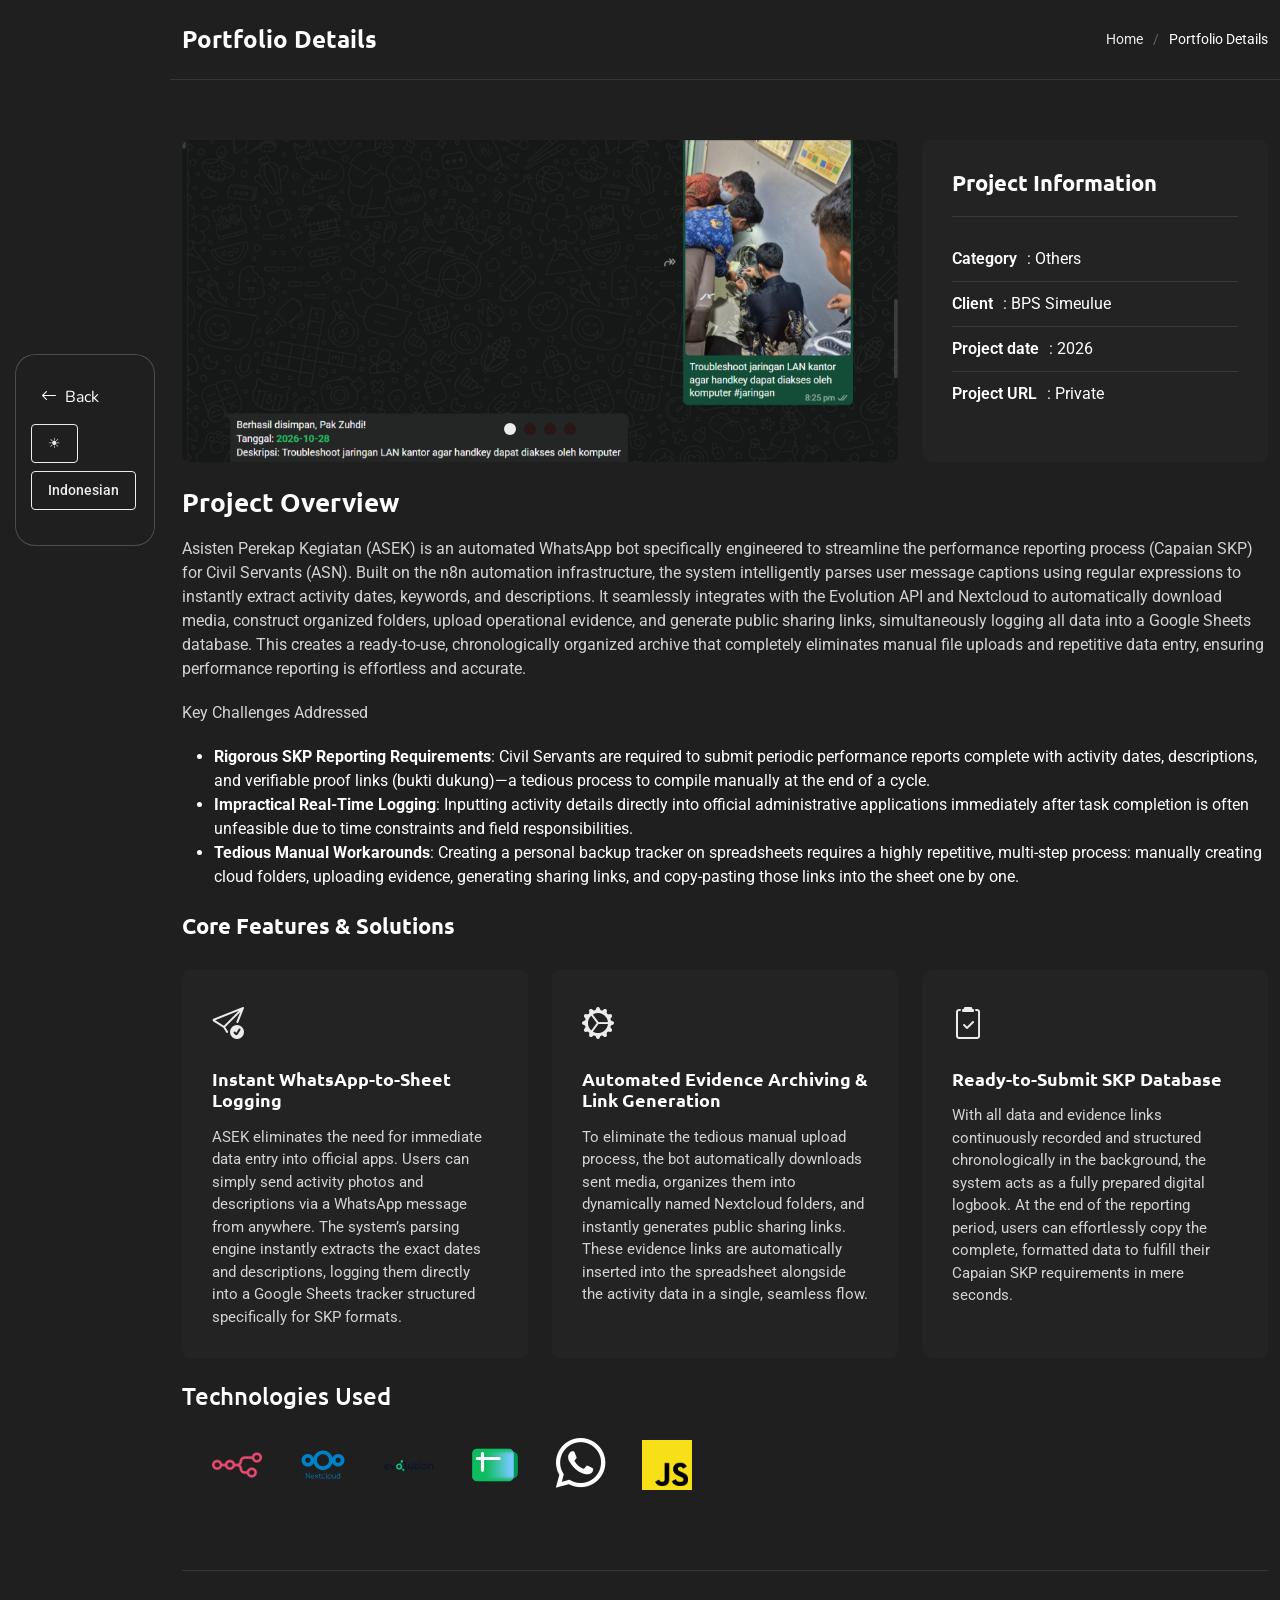
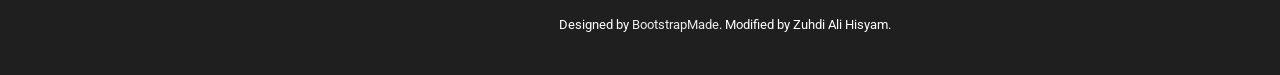
<file: detail-asek.html>
<!doctype html>
<html lang="en">
  <head>
    <meta charset="utf-8" />
    <meta content="width=device-width, initial-scale=1.0" name="viewport" />
    <title data-i18n="portfolio_details_title">Portfolio Details</title>
    <meta name="description" content="" />
    <meta name="keywords" content="" />

    <!-- Favicons -->
    <link href="assets/img/favicon.png" rel="icon" />
    <link href="assets/img/apple-touch-icon.png" rel="apple-touch-icon" />

    <!-- Fonts -->
    <link href="https://fonts.googleapis.com" rel="preconnect" />
    <link href="https://fonts.gstatic.com" rel="preconnect" crossorigin />
    <link
      href="https://fonts.googleapis.com/css2?family=Roboto:ital,wght@0,100;0,300;0,400;0,500;0,700;0,900;1,100;1,300;1,400;1,500;1,700;1,900&family=Ubuntu:ital,wght@0,300;0,400;0,500;0,700;1,300;1,400;1,500;1,700&family=Nunito:ital,wght@0,200;0,300;0,400;0,500;0,600;0,700;0,800;0,900;1,200;1,300;1,400;1,500;1,600;1,700;1,800;1,900&display=swap"
      rel="stylesheet"
    />

    <!-- Vendor CSS Files -->
    <link
      href="assets/vendor/bootstrap/css/bootstrap.min.css"
      rel="stylesheet"
    />
    <link
      href="assets/vendor/bootstrap-icons/bootstrap-icons.css"
      rel="stylesheet"
    />
    <link href="assets/vendor/aos/aos.css" rel="stylesheet" />
    <link
      href="assets/vendor/glightbox/css/glightbox.min.css"
      rel="stylesheet"
    />
    <link href="assets/vendor/swiper/swiper-bundle.min.css" rel="stylesheet" />

    <!-- Main CSS File -->
    <link href="assets/css/main.css" rel="stylesheet" />

    <!-- =======================================================
    * Template Name: SnapFolio
    * Template URL: https://bootstrapmade.com/snapfolio-bootstrap-portfolio-template/
    * Updated: Jul 21 2025 with Bootstrap v5.3.7
    * Author: BootstrapMade.com
    * License: https://bootstrapmade.com/license/
    ======================================================== -->
  </head>

  <body class="portfolio-details-page">
    <header
      id="header"
      class="header d-flex flex-column justify-content-center"
    >
      <i class="header-toggle d-xl-none bi bi-list"></i>

      <div class="header-container d-flex flex-column align-items-start">
        <nav id="navmenu" class="navmenu">
          <ul>
            <li>
              <a href="index.html#portfolio" class="nav-link scrollto active">
                <i class="bi bi-arrow-left me-2"></i>
                <span data-i18n="back">Back</span>
              </a>
            </li>
            <li>
              <!-- Theme Switcher -->
              <button
                onclick="toggleTheme()"
                id="themeBtn"
                class="btn btn-sm btn-private btn-outline mb-2"
              ></button>
            </li>
            <li>
              <!-- Language Switcher -->
              <button
                onclick="toggleLanguage()"
                id="langBtn"
                class="btn btn-sm btn-private btn-outline"
              ></button>
            </li>
          </ul>
        </nav>
      </div>
    </header>
    <main class="main">
      <!-- Page Title -->
      <div class="page-title">
        <div
          class="container d-lg-flex justify-content-between align-items-center"
        >
          <h1 class="mb-2 mb-lg-0" data-i18n="portfolio_details_title">
            Portfolio Details
          </h1>

          <!-- Breadcrumbs -->
          <nav class="breadcrumbs">
            <ol>
              <li><a href="index.html" data-i18n="home">Home</a></li>
              <li class="current" data-i18n="portfolio_details">
                Portfolio Details
              </li>
            </ol>
          </nav>
        </div>
      </div>
      <!-- End Page Title -->

      <!-- Portfolio Details Section -->
      <section id="portfolio-details" class="portfolio-details section">
        <div class="container" data-aos="fade-up" data-aos-delay="100">
          <div class="row gy-4">
            <div class="col-lg-8">
              <div class="portfolio-details-slider swiper init-swiper">
                <script type="application/json" class="swiper-config">
                  {
                    "loop": true,
                    "speed": 600,
                    "autoplay": {
                      "delay": 5000
                    },
                    "slidesPerView": "auto",
                    "pagination": {
                      "el": ".swiper-pagination",
                      "type": "bullets",
                      "clickable": true
                    }
                  }
                </script>

                <div class="swiper-wrapper align-items-center">
                  <div class="swiper-slide">
                    <img
                      src="assets/img/portfolio/asek/asek-1.png"
                      alt="Portfolio Image"
                      class="img-fluid"
                      loading="lazy"
                    />
                  </div>
                  <div class="swiper-slide">
                    <img
                      src="assets/img/portfolio/asek/asek-2.png"
                      alt="Portfolio Image"
                      class="img-fluid"
                      loading="lazy"
                    />
                  </div>
                  <div class="swiper-slide">
                    <img
                      src="assets/img/portfolio/asek/asek-3.png"
                      alt="Portfolio Image"
                      class="img-fluid"
                      loading="lazy"
                    />
                  </div>
                  <div class="swiper-slide">
                    <img
                      src="assets/img/portfolio/asek/asek-4.png"
                      alt="Portfolio Image"
                      class="img-fluid"
                      loading="lazy"
                    />
                  </div>
                </div>
                <div class="swiper-pagination"></div>
              </div>
            </div>

            <div class="col-lg-4">
              <div
                class="portfolio-info"
                data-aos="fade-left"
                data-aos-delay="200"
              >
                <h3 data-i18n="project_information">Project Information</h3>
                <ul>
                  <li>
                    <strong data-i18n="category">Category</strong>:
                    <span data-i18n="category_value">Others</span>
                  </li>
                  <li>
                    <strong data-i18n="client">Client</strong>:
                    <span data-i18n="bps_simeulue">BPS Simeulue</span>
                  </li>
                  <li>
                    <strong data-i18n="project_date">Project date</strong>:
                    <span data-i18n="project_date_value">2026</span>
                  </li>
                  <li>
                    <strong data-i18n="project_url">Project URL</strong>:

                    <span data-i18n="private">Private</span>
                  </li>
                </ul>
              </div>
            </div>

            <div class="col-lg-12">
              <div
                class="portfolio-description"
                data-aos="fade-up"
                data-aos-delay="300"
              >
                <h2 data-i18n="project_overview">Project Overview</h2>
                <p data-i18n="project_description">
                  Asisten Perekap Kegiatan (ASEK) is an automated WhatsApp bot
                  specifically engineered to streamline the performance
                  reporting process (Capaian SKP) for Civil Servants (ASN).
                  Built on the n8n automation infrastructure, the system
                  intelligently parses user message captions using regular
                  expressions to instantly extract activity dates, keywords, and
                  descriptions. It seamlessly integrates with the Evolution API
                  and Nextcloud to automatically download media, construct
                  organized folders, upload operational evidence, and generate
                  public sharing links, simultaneously logging all data into a
                  Google Sheets database. This creates a ready-to-use,
                  chronologically organized archive that completely eliminates
                  manual file uploads and repetitive data entry, ensuring
                  performance reporting is effortless and accurate.
                </p>
                <p data-i18n="key_challenges">Key Challenges Addressed</p>
                <ul>
                  <li>
                    <strong data-i18n="key_challenges_1"
                      >Rigorous SKP Reporting Requirements</strong
                    >:
                    <span data-i18n="key_challenges_1_description"
                      >Civil Servants are required to submit periodic
                      performance reports complete with activity dates,
                      descriptions, and verifiable proof links (bukti dukung)—a
                      tedious process to compile manually at the end of a cycle.
                    </span>
                  </li>
                  <li>
                    <strong data-i18n="key_challenges_2"
                      >Impractical Real-Time Logging</strong
                    >:
                    <span data-i18n="key_challenges_2_description">
                      Inputting activity details directly into official
                      administrative applications immediately after task
                      completion is often unfeasible due to time constraints and
                      field responsibilities.
                    </span>
                  </li>
                  <li>
                    <strong data-i18n="key_challenges_3"
                      >Tedious Manual Workarounds</strong
                    >:
                    <span data-i18n="key_challenges_3_description">
                      Creating a personal backup tracker on spreadsheets
                      requires a highly repetitive, multi-step process: manually
                      creating cloud folders, uploading evidence, generating
                      sharing links, and copy-pasting those links into the sheet
                      one by one.
                    </span>
                  </li>
                </ul>
                <div class="features mt-4">
                  <h3 data-i18n="core_features">Core Features & Solutions</h3>
                  <div class="row gy-3">
                    <div class="col-md-4">
                      <div
                        class="feature-item"
                        data-aos="fade-up"
                        data-aos-delay="400"
                      >
                        <i class="bi bi-send-check"></i>
                        <h4 data-i18n="core_features_1">
                          Instant WhatsApp-to-Sheet Logging
                        </h4>
                        <p data-i18n="core_features_1_description">
                          ASEK eliminates the need for immediate data entry into
                          official apps. Users can simply send activity photos
                          and descriptions via a WhatsApp message from anywhere.
                          The system’s parsing engine instantly extracts the
                          exact dates and descriptions, logging them directly
                          into a Google Sheets tracker structured specifically
                          for SKP formats.
                        </p>
                      </div>
                    </div>

                    <div class="col-md-4">
                      <div
                        class="feature-item"
                        data-aos="fade-up"
                        data-aos-delay="500"
                      >
                        <i class="bi bi-gear-wide-connected"></i>
                        <h4 data-i18n="core_features_2">
                          Automated Evidence Archiving & Link Generation
                        </h4>
                        <p data-i18n="core_features_2_description">
                          To eliminate the tedious manual upload process, the
                          bot automatically downloads sent media, organizes them
                          into dynamically named Nextcloud folders, and
                          instantly generates public sharing links. These
                          evidence links are automatically inserted into the
                          spreadsheet alongside the activity data in a single,
                          seamless flow.
                        </p>
                      </div>
                    </div>

                    <div class="col-md-4">
                      <div
                        class="feature-item"
                        data-aos="fade-up"
                        data-aos-delay="600"
                      >
                        <i class="bi bi-clipboard2-check"></i>
                        <h4 data-i18n="core_features_3">
                          Ready-to-Submit SKP Database
                        </h4>
                        <p data-i18n="core_features_3_description">
                          With all data and evidence links continuously recorded
                          and structured chronologically in the background, the
                          system acts as a fully prepared digital logbook. At
                          the end of the reporting period, users can
                          effortlessly copy the complete, formatted data to
                          fulfill their Capaian SKP requirements in mere
                          seconds.
                        </p>
                      </div>
                    </div>
                  </div>
                </div>
              </div>
            </div>

            <div class="col-lg-12">
              <h4 data-i18n="technologies_used">Technologies Used</h4>
              <div class="container" data-aos="fade-up" data-aos-delay="100">
                <div class="row">
                  <div class="col">
                    <div
                      class="skills-category"
                      data-aos="fade-up"
                      data-aos-delay="200"
                    >
                      <div class="skills-animation">
                        <div
                          class="skill-item d-flex flex-wrap align-items-center"
                        >
                          <div class="hover-putih" data-name="n8n">
                            <img
                              src="assets/img/logo/n8n.png"
                              alt="n8n"
                              style="width: 50px"
                              loading="lazy"
                            />
                          </div>

                          <div class="hover-putih" data-name="Nextcloud">
                            <img
                              src="assets/img/logo/nextcloud.svg"
                              alt="Nextcloud"
                              style="width: 50px"
                              loading="lazy"
                            />
                          </div>

                          <div class="hover-putih" data-name="Evolution API">
                            <img
                              src="assets/img/logo/evo-api.svg"
                              alt="Evolution API"
                              style="width: 50px"
                              loading="lazy"
                            />
                          </div>
                          <div class="hover-putih" data-name="Google Sheets">
                            <img
                              src="assets/img/logo/sheets.svg"
                              alt="Google Sheets"
                              style="width: 50px"
                              loading="lazy"
                            />
                          </div>
                          <div class="hover-putih" data-name="WhatsApp">
                            <i
                              class="bi bi-whatsapp"
                              style="font-size: 50px"
                            ></i>
                          </div>
                          <div class="hover-putih" data-name="JavaScript">
                            <img
                              src="assets/img/logo/js.png"
                              alt="JavaScript"
                              style="width: 50px"
                              loading="lazy"
                            />
                          </div>
                        </div>
                      </div>
                    </div>
                    <!-- End Frontend Skills -->
                  </div>
                </div>
              </div>
            </div>
          </div>
        </div>
      </section>
      <!-- /Portfolio Details Section -->
    </main>

    <footer id="footer" class="footer position-relative">
      <div class="container">
        <div class="copyright text-center"></div>
        <div class="credits">
          <!-- All the links in the footer should remain intact. -->
          <!-- You can delete the links only if you've purchased the pro version. -->
          <!-- Licensing information: https://bootstrapmade.com/license/ -->
          <!-- Purchase the pro version with working PHP/AJAX contact form: [buy-url] -->
          <span data-i18n="designed_by">Designed by</span>
          <a href="https://bootstrapmade.com/">BootstrapMade</a>.
          <span data-i18n="modified_by">Modified by</span> Zuhdi Ali Hisyam.
        </div>
      </div>
    </footer>

    <!-- Scroll Top -->
    <a
      href="#"
      id="scroll-top"
      class="scroll-top d-flex align-items-center justify-content-center"
      ><i class="bi bi-arrow-up-short"></i
    ></a>

    <!-- Preloader -->
    <div id="preloader"></div>

    <!-- Vendor JS Files -->
    <script src="assets/vendor/bootstrap/js/bootstrap.bundle.min.js"></script>
    <script src="assets/vendor/php-email-form/validate.js"></script>
    <script src="assets/vendor/aos/aos.js"></script>
    <script src="assets/vendor/typed.js/typed.umd.js"></script>
    <script src="assets/vendor/purecounter/purecounter_vanilla.js"></script>
    <script src="assets/vendor/waypoints/noframework.waypoints.js"></script>
    <script src="assets/vendor/isotope-layout/isotope.pkgd.min.js"></script>
    <script src="assets/vendor/imagesloaded/imagesloaded.pkgd.min.js"></script>
    <script src="assets/vendor/glightbox/js/glightbox.min.js"></script>
    <script src="assets/vendor/swiper/swiper-bundle.min.js"></script>

    <!-- Main JS File -->
    <script src="assets/js/main.js"></script>

    <!-- Translation Data -->
    <script>
      const translations = {
        id: {
          portfolio_details_title: "Detail Portofolio",
          home: "Beranda",
          back: "Kembali",
          portfolio_details: "Detail Portofolio",
          project_information: "Informasi Proyek",
          category: "Kategori",
          category_value: "Lainnya",
          client: "Klien",
          bps_simeulue: "BPS Simeulue",
          project_date: "Tanggal Proyek",
          project_date_value: "2026",
          project_url: "URL Proyek",
          under_maintenance: "inovasi1101.com",
          private: "Pribadi",
          project_overview: "Gambaran Proyek",
          project_description:
            "Asisten Perekap Kegiatan (ASEK) adalah bot WhatsApp otomatis yang dirancang khusus untuk merampingkan proses pelaporan Capaian Sasaran Kinerja Pegawai (SKP) bagi Aparatur Sipil Negara (ASN). Dibangun di atas infrastruktur n8n, sistem ini membedah takarir pesan pengguna menggunakan ekspresi reguler untuk mengekstrak tanggal, kata kunci, dan deskripsi kegiatan secara instan. ASEK terintegrasi dengan Evolution API dan Nextcloud untuk secara otomatis mengunduh media, membuat folder, mengunggah bukti dukung, dan menghasilkan tautan berbagi publik, sekaligus mencatat semuanya ke dalam database Google Sheets. Hal ini menciptakan arsip tersusun rapi secara kronologis yang menghilangkan beban unggah file dan entri data manual, memastikan pelaporan kinerja menjadi sangat mudah dan akurat.",

          key_challenges: "Tantangan Utama yang Diatasi",
          key_challenges_1: "Kewajiban Pelaporan SKP yang Kaku",
          key_challenges_1_description:
            "ASN dituntut untuk menyusun laporan Capaian SKP periodik yang mewajibkan detail tanggal kegiatan, deskripsi, dan tautan bukti dukung—sebuah proses yang sangat melelahkan jika baru dikumpulkan dan disusun pada akhir periode.",
          key_challenges_2: "Ketidakpraktisan Input Langsung",
          key_challenges_2_description:
            "Mengisi laporan kegiatan secara langsung ke dalam aplikasi resmi sesaat setelah tugas selesai seringkali tidak memungkinkan karena keterbatasan waktu dan kesibukan operasional di lapangan.",
          key_challenges_3: "Proses Manual yang Melelahkan",
          key_challenges_3_description:
            "Membuat rekapitulasi mandiri sebagai solusi alternatif menggunakan spreadsheet menuntut proses berulang yang panjang: membuat folder cloud manual, mengunggah bukti dukung, menyalin tautan berbagi, lalu menempelkannya ke dalam lembar kerja satu per satu.",

          core_features: "Fitur Utama & Solusi",
          core_features_1: "Pencatatan Instan via WhatsApp",
          core_features_1_description:
            "ASEK menghilangkan keharusan menginput data ke aplikasi resmi saat itu juga. Pengguna cukup mengirim foto kegiatan beserta keterangannya via pesan WhatsApp. Mesin pemroses teks akan mengekstrak tanggal serta deskripsi secara instan dan mencatatnya ke dalam tracker Google Sheets yang sudah disesuaikan dengan format SKP.",
          core_features_2:
            "Pengarsipan Bukti Dukung & Pembuatan Tautan Otomatis",
          core_features_2_description:
            "Untuk memangkas proses unggah file manual, bot secara otomatis mengunduh media yang dikirim, menyusunnya ke dalam folder Nextcloud dengan penamaan dinamis, dan membuat tautan berbagi publik. Tautan bukti dukung tersebut langsung disisipkan ke dalam spreadsheet bersamaan dengan data kegiatan.",
          core_features_3: "Database SKP Siap Pakai",
          core_features_3_description:
            "Dengan seluruh data dan tautan bukti dukung yang secara terus-menerus tercatat secara kronologis di latar belakang, sistem ini bertindak sebagai buku log digital yang selalu matang. Pada akhir periode pelaporan, pengguna hanya perlu menyalin keseluruhan data yang sudah diformat rapi untuk menuntaskan laporan Capaian SKP dalam hitungan detik.",

          technologies_used: "Teknologi yang Digunakan",
          designed_by: "Dirancang oleh",
          modified_by: "Dimodifikasi oleh",
        },
        en: {
          portfolio_details_title: "Portfolio Details",
          home: "Home",
          back: "Back",
          portfolio_details: "Portfolio Details",
          project_information: "Project Information",
          category: "Category",
          category_value: "Others",
          client: "Client",
          bps_simeulue: "BPS Simeulue",
          project_date: "Project date",
          project_date_value: "2026",
          project_url: "Project URL",
          under_maintenance: "inovasi1101.com",
          private: "Private",
          project_overview: "Project Overview",
          project_description:
            "Asisten Perekap Kegiatan (ASEK) is an automated WhatsApp bot specifically engineered to streamline the performance reporting process (Capaian SKP) for Civil Servants (ASN). Built on the n8n automation infrastructure, the system intelligently parses user message captions using regular expressions to instantly extract activity dates, keywords, and descriptions. It seamlessly integrates with the Evolution API and Nextcloud to automatically download media, construct organized folders, upload operational evidence, and generate public sharing links, simultaneously logging all data into a Google Sheets database. This creates a ready-to-use, chronologically organized archive that completely eliminates manual file uploads and repetitive data entry, ensuring performance reporting is effortless and accurate.",

          key_challenges: "Key Challenges Addressed",
          key_challenges_1: "Rigorous SKP Reporting Requirements",
          key_challenges_1_description:
            "Civil Servants are required to submit periodic performance reports complete with activity dates, descriptions, and verifiable proof links (bukti dukung)—a tedious process to compile manually at the end of a cycle.",
          key_challenges_2: "Impractical Real-Time Logging",
          key_challenges_2_description:
            "Inputting activity details directly into official administrative applications immediately after task completion is often unfeasible due to time constraints and field responsibilities.",
          key_challenges_3: "Tedious Manual Workarounds",
          key_challenges_3_description:
            "Creating a personal backup tracker on spreadsheets requires a highly repetitive, multi-step process: manually creating cloud folders, uploading evidence, generating sharing links, and copy-pasting those links into the sheet one by one.",
          core_features: "Core Features & Solutions",
          core_features_1: "Instant WhatsApp-to-Sheet Logging",
          core_features_1_description:
            "ASEK eliminates the need for immediate data entry into official apps. Users can simply send activity photos and descriptions via a WhatsApp message from anywhere. The system’s parsing engine instantly extracts the exact dates and descriptions, logging them directly into a Google Sheets tracker structured specifically for SKP formats.",
          core_features_2: "Automated Evidence Archiving & Link Generation",
          core_features_2_description:
            "To eliminate the tedious manual upload process, the bot automatically downloads sent media, organizes them into dynamically named Nextcloud folders, and instantly generates public sharing links. These evidence links are automatically inserted into the spreadsheet alongside the activity data in a single, seamless flow.",
          core_features_3: "Ready-to-Submit SKP Database",
          core_features_3_description:
            "With all data and evidence links continuously recorded and structured chronologically in the background, the system acts as a fully prepared digital logbook. At the end of the reporting period, users can effortlessly copy the complete, formatted data to fulfill their Capaian SKP requirements in mere seconds.",

          technologies_used: "Technologies Used",
          designed_by: "Designed by",
          modified_by: "Modified by",
        },
      };
    </script>

    <!-- Theme and Language Switcher -->
    <script src="assets/js/switcher.js"></script>
  </body>
</html>
</file>
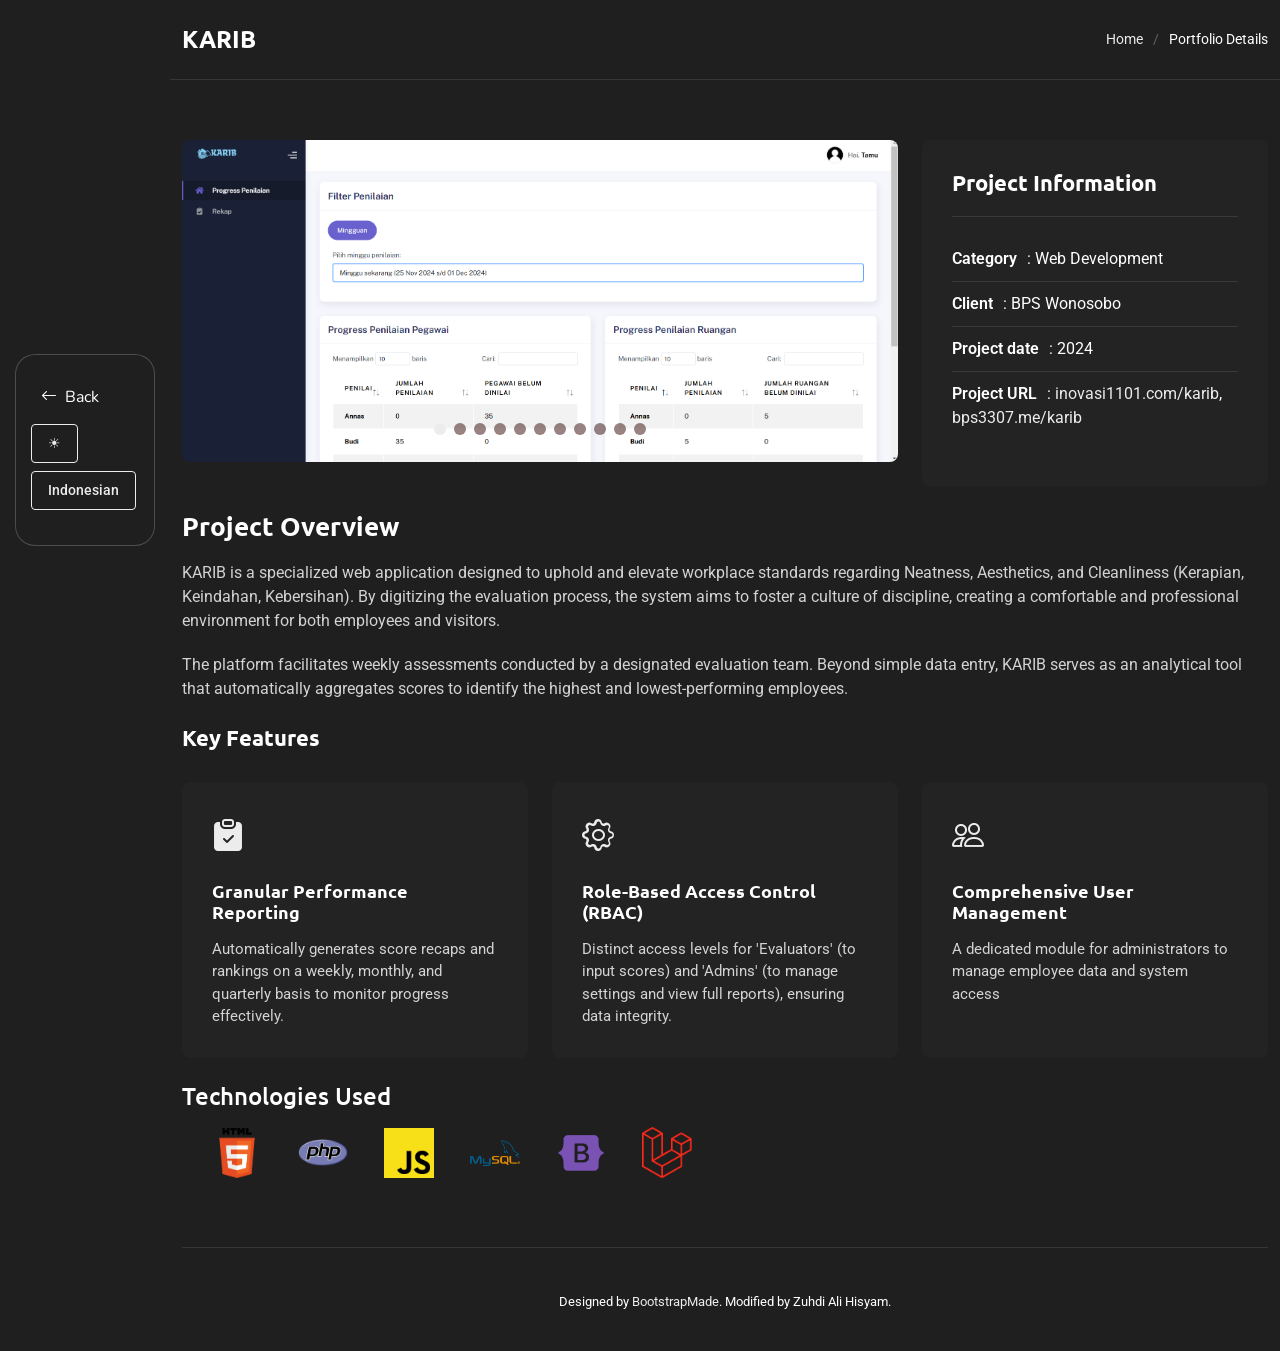
<file: detail-karib.html>
<!doctype html>
<html lang="en">
  <head>
    <meta charset="utf-8" />
    <meta content="width=device-width, initial-scale=1.0" name="viewport" />
    <title data-i18n="title">Portfolio Details - KARIB</title>
    <meta name="description" content="" />
    <meta name="keywords" content="" />

    <!-- Favicons -->
    <link href="assets/img/favicon.png" rel="icon" />
    <link href="assets/img/apple-touch-icon.png" rel="apple-touch-icon" />

    <!-- Fonts -->
    <link href="https://fonts.googleapis.com" rel="preconnect" />
    <link href="https://fonts.gstatic.com" rel="preconnect" crossorigin />
    <link
      href="https://fonts.googleapis.com/css2?family=Roboto:ital,wght@0,100;0,300;0,400;0,500;0,700;0,900;1,100;1,300;1,400;1,500;1,700;1,900&family=Ubuntu:ital,wght@0,300;0,400;0,500;0,700;1,300;1,400;1,500;1,700&family=Nunito:ital,wght@0,200;0,300;0,400;0,500;0,600;0,700;0,800;0,900;1,200;1,300;1,400;1,500;1,600;1,700;1,800;1,900&display=swap"
      rel="stylesheet"
    />

    <!-- Vendor CSS Files -->
    <link
      href="assets/vendor/bootstrap/css/bootstrap.min.css"
      rel="stylesheet"
    />
    <link
      href="assets/vendor/bootstrap-icons/bootstrap-icons.css"
      rel="stylesheet"
    />
    <link href="assets/vendor/aos/aos.css" rel="stylesheet" />
    <link
      href="assets/vendor/glightbox/css/glightbox.min.css"
      rel="stylesheet"
    />
    <link href="assets/vendor/swiper/swiper-bundle.min.css" rel="stylesheet" />

    <!-- Main CSS File -->
    <link href="assets/css/main.css" rel="stylesheet" />

    <!-- =======================================================
  * Template Name: SnapFolio
  * Template URL: https://bootstrapmade.com/snapfolio-bootstrap-portfolio-template/
  * Updated: Jul 21 2025 with Bootstrap v5.3.7
  * Author: BootstrapMade.com
  * License: https://bootstrapmade.com/license/
  ======================================================== -->
  </head>

  <body class="portfolio-details-page">
    <header
      id="header"
      class="header d-flex flex-column justify-content-center"
    >
      <i class="header-toggle d-xl-none bi bi-list"></i>

      <div class="header-container d-flex flex-column align-items-start">
        <nav id="navmenu" class="navmenu">
          <ul>
            <li>
              <a href="index.html#portfolio" class="nav-link scrollto active">
                <i class="bi bi-arrow-left me-2"></i>
                <span data-i18n="back">Back</span>
              </a>
            </li>
            <li>
              <!-- Theme Switcher -->
              <button
                onclick="toggleTheme()"
                id="themeBtn"
                class="btn btn-sm btn-private btn-outline mb-2"
              ></button>
            </li>
            <li>
              <!-- Language Switcher -->
              <button
                onclick="toggleLanguage()"
                id="langBtn"
                class="btn btn-sm btn-private btn-outline"
              ></button>
            </li>
          </ul>
        </nav>
      </div>
    </header>

    <main class="main">
      <!-- Page Title -->
      <div class="page-title">
        <div
          class="container d-lg-flex justify-content-between align-items-center"
        >
          <h1 class="mb-2 mb-lg-0">KARIB</h1>
          <nav class="breadcrumbs">
            <ol>
              <li><a href="index.html" data-i18n="home">Home</a></li>
              <li class="current" data-i18n="portfolio_details">
                Portfolio Details
              </li>
            </ol>
          </nav>
        </div>
      </div>
      <!-- End Page Title -->

      <!-- Portfolio Details Section -->
      <section id="portfolio-details" class="portfolio-details section">
        <div class="container" data-aos="fade-up" data-aos-delay="100">
          <div class="row gy-4">
            <div class="col-lg-8">
              <div class="portfolio-details-slider swiper init-swiper">
                <script type="application/json" class="swiper-config">
                  {
                    "loop": true,
                    "speed": 600,
                    "autoplay": {
                      "delay": 5000
                    },
                    "slidesPerView": "auto",
                    "pagination": {
                      "el": ".swiper-pagination",
                      "type": "bullets",
                      "clickable": true
                    }
                  }
                </script>

                <div class="swiper-wrapper align-items-center">
                  <div class="swiper-slide">
                    <img
                      src="assets/img/portfolio/karib/karib.png"
                      alt="Portfolio Image"
                      class="img-fluid"
                      loading="lazy"
                    />
                  </div>

                  <div class="swiper-slide">
                    <img
                      src="assets/img/portfolio/karib/karib-(1).png"
                      alt="Portfolio Image"
                      class="img-fluid"
                      loading="lazy"
                    />
                  </div>
                  <div class="swiper-slide">
                    <img
                      src="assets/img/portfolio/karib/karib-(2).png"
                      alt="Portfolio Image"
                      class="img-fluid"
                      loading="lazy"
                    />
                  </div>

                  <div class="swiper-slide">
                    <img
                      src="assets/img/portfolio/karib/karib-(3).png"
                      alt="Portfolio Image"
                      class="img-fluid"
                      loading="lazy"
                    />
                  </div>

                  <div class="swiper-slide">
                    <img
                      src="assets/img/portfolio/karib/karib-(4).png"
                      alt="Portfolio Image"
                      class="img-fluid"
                      loading="lazy"
                    />
                  </div>

                  <div class="swiper-slide">
                    <img
                      src="assets/img/portfolio/karib/karib-(5).png"
                      alt="Portfolio Image"
                      class="img-fluid"
                      loading="lazy"
                    />
                  </div>

                  <div class="swiper-slide">
                    <img
                      src="assets/img/portfolio/karib/karib-(6).png"
                      alt="Portfolio Image"
                      class="img-fluid"
                      loading="lazy"
                    />
                  </div>

                  <div class="swiper-slide">
                    <img
                      src="assets/img/portfolio/karib/karib-(7).png"
                      alt="Portfolio Image"
                      class="img-fluid"
                      loading="lazy"
                    />
                  </div>

                  <div class="swiper-slide">
                    <img
                      src="assets/img/portfolio/karib/karib-(8).png"
                      alt="Portfolio Image"
                      class="img-fluid"
                      loading="lazy"
                    />
                  </div>

                  <div class="swiper-slide">
                    <img
                      src="assets/img/portfolio/karib/karib-(9).png"
                      alt="Portfolio Image"
                      class="img-fluid"
                      loading="lazy"
                    />
                  </div>

                  <div class="swiper-slide">
                    <img
                      src="assets/img/portfolio/karib/karib-(10).png"
                      alt="Portfolio Image"
                      class="img-fluid"
                      loading="lazy"
                    />
                  </div>
                </div>
                <div class="swiper-pagination"></div>
              </div>
            </div>

            <div class="col-lg-4">
              <div
                class="portfolio-info"
                data-aos="fade-left"
                data-aos-delay="200"
              >
                <h3 data-i18n="project_information">Project Information</h3>
                <ul>
                  <li>
                    <strong data-i18n="category">Category</strong>:
                    <span data-i18n="web_development">Web Development</span>
                  </li>
                  <li>
                    <strong data-i18n="client">Client</strong>: BPS Wonosobo
                  </li>
                  <li>
                    <strong data-i18n="project_date">Project date</strong>: 2024
                  </li>
                  <li>
                    <strong data-i18n="project_url">Project URL</strong>:
                    <a
                      href="https://inovasi1101.com/karib"
                      target="_blank"
                      rel="noopener noreferrer"
                      ><span data-i18n="url_simeulue"
                        >Under maintenance</span
                      ></a
                    >,
                    <a
                      href="https://bps3307.me/karib"
                      target="_blank"
                      rel="noopener noreferrer"
                      ><span data-i18n="url_wsb">Under maintenance</span></a
                    >
                  </li>
                </ul>
              </div>
            </div>

            <div class="col-lg-12">
              <div
                class="portfolio-description"
                data-aos="fade-up"
                data-aos-delay="300"
              >
                <h2 data-i18n="project_overview">Project Overview</h2>
                <p data-i18n="karib_overview">
                  KARIB is a specialized web application designed to uphold and
                  elevate workplace standards regarding Neatness, Aesthetics,
                  and Cleanliness (Kerapian, Keindahan, Kebersihan). By
                  digitizing the evaluation process, the system aims to foster a
                  culture of discipline, creating a comfortable and professional
                  environment for both employees and visitors.
                </p>
                <p data-i18n="karib_assessment">
                  The platform facilitates weekly assessments conducted by a
                  designated evaluation team. Beyond simple data entry, KARIB
                  serves as an analytical tool that automatically aggregates
                  scores to identify the highest and lowest-performing
                  employees.
                </p>

                <div class="features mt-4">
                  <h3 data-i18n="key_features">Key Features</h3>
                  <div class="row gy-3">
                    <div class="col-md-4">
                      <div
                        class="feature-item"
                        data-aos="fade-up"
                        data-aos-delay="400"
                      >
                        <i class="bi bi-clipboard-check-fill"></i>
                        <h4 data-i18n="granular_reporting">
                          Granular Performance Reporting
                        </h4>
                        <p data-i18n="granular_reporting_description">
                          Automatically generates score recaps and rankings on a
                          weekly, monthly, and quarterly basis to monitor
                          progress effectively.
                        </p>
                      </div>
                    </div>

                    <div class="col-md-4">
                      <div
                        class="feature-item"
                        data-aos="fade-up"
                        data-aos-delay="500"
                      >
                        <i class="bi bi-gear"></i>
                        <h4 data-i18n="rbac">
                          Role-Based Access Control (RBAC)
                        </h4>
                        <p data-i18n="rbac_description">
                          Distinct access levels for 'Evaluators' (to input
                          scores) and 'Admins' (to manage settings and view full
                          reports), ensuring data integrity.
                        </p>
                      </div>
                    </div>

                    <div class="col-md-4">
                      <div
                        class="feature-item"
                        data-aos="fade-up"
                        data-aos-delay="600"
                      >
                        <i class="bi bi-people"></i>
                        <h4 data-i18n="comprehensive_user_management">
                          Comprehensive User Management
                        </h4>
                        <p
                          data-i18n="comprehensive_user_management_description"
                        >
                          A dedicated module for administrators to manage
                          employee data and system access
                        </p>
                      </div>
                    </div>
                  </div>
                </div>
              </div>
            </div>

            <div class="col-lg-12">
              <h4 data-i18n="technologies_used">Technologies Used</h4>
              <div class="container" data-aos="fade-up" data-aos-delay="100">
                <div class="row">
                  <div class="col">
                    <div
                      class="skills-category"
                      data-aos="fade-up"
                      data-aos-delay="200"
                    >
                      <div class="skills-animation">
                        <div
                          class="skill-item d-flex flex-wrap align-items-center"
                        >
                          <div class="hover-putih" data-name="HTML">
                            <img
                              src="assets/img/logo/html.png"
                              alt="HTML"
                              style="width: 50px"
                              loading="lazy"
                            />
                          </div>

                          <div class="hover-putih" data-name="PHP">
                            <img
                              src="assets/img/logo/php.png"
                              alt="PHP"
                              style="width: 50px"
                              loading="lazy"
                            />
                          </div>
                          <div class="hover-putih" data-name="JavaScript">
                            <img
                              src="assets/img/logo/js.png"
                              alt="JavaScript"
                              style="width: 50px"
                              loading="lazy"
                            />
                          </div>
                          <div class="hover-putih" data-name="mySQL">
                            <img
                              src="assets/img/logo/mysql.png"
                              alt="mySQL"
                              style="width: 50px"
                              loading="lazy"
                            />
                          </div>
                          <div class="hover-putih" data-name="Bootstrap">
                            <img
                              src="assets/img/logo/bootstrap.png"
                              alt="Bootstrap"
                              style="width: 50px"
                              loading="lazy"
                            />
                          </div>
                          <div class="hover-putih" data-name="Laravel">
                            <img
                              src="assets/img/logo/laravel.png"
                              alt="Laravel"
                              style="width: 50px"
                              loading="lazy"
                            />
                          </div>
                        </div>
                      </div>
                    </div>
                    <!-- End Frontend Skills -->
                  </div>
                </div>
              </div>
            </div>
          </div>
        </div>
      </section>
      <!-- /Portfolio Details Section -->
    </main>

    <footer id="footer" class="footer position-relative">
      <div class="container">
        <div class="copyright text-center"></div>
        <div class="credits">
          <!-- All the links in the footer should remain intact. -->
          <!-- You can delete the links only if you've purchased the pro version. -->
          <!-- Licensing information: https://bootstrapmade.com/license/ -->
          <!-- Purchase the pro version with working PHP/AJAX contact form: [buy-url] -->
          <span data-i18n="designed_by">Designed by</span>
          <a href="https://bootstrapmade.com/">BootstrapMade</a>.
          <span data-i18n="modified_by">Modified by</span> Zuhdi Ali Hisyam.
        </div>
      </div>
    </footer>

    <!-- Scroll Top -->
    <a
      href="#"
      id="scroll-top"
      class="scroll-top d-flex align-items-center justify-content-center"
      ><i class="bi bi-arrow-up-short"></i
    ></a>

    <!-- Preloader -->
    <div id="preloader"></div>

    <!-- Vendor JS Files -->
    <script src="assets/vendor/bootstrap/js/bootstrap.bundle.min.js"></script>
    <script src="assets/vendor/php-email-form/validate.js"></script>
    <script src="assets/vendor/aos/aos.js"></script>
    <script src="assets/vendor/typed.js/typed.umd.js"></script>
    <script src="assets/vendor/purecounter/purecounter_vanilla.js"></script>
    <script src="assets/vendor/waypoints/noframework.waypoints.js"></script>
    <script src="assets/vendor/isotope-layout/isotope.pkgd.min.js"></script>
    <script src="assets/vendor/imagesloaded/imagesloaded.pkgd.min.js"></script>
    <script src="assets/vendor/glightbox/js/glightbox.min.js"></script>
    <script src="assets/vendor/swiper/swiper-bundle.min.js"></script>

    <!-- Main JS File -->
    <script src="assets/js/main.js"></script>

    <!-- Translation Data -->
    <script>
      const translations = {
        en: {
          title: "Portfolio Details - KARIB",
          home: "Home",
          back: "Back",
          portfolio_details: "Portfolio Details",
          project_information: "Project Information",
          category: "Category",
          web_development: "Web Development",
          client: "Client",
          project_date: "Project date",
          project_url: "Project URL",
          url_simeulue: "inovasi1101.com/karib",
          url_wsb: "bps3307.me/karib",
          project_overview: "Project Overview",
          karib_overview:
            "KARIB is a specialized web application designed to uphold and elevate workplace standards regarding Neatness, Aesthetics, and Cleanliness (Kerapian, Keindahan, Kebersihan). By digitizing the evaluation process, the system aims to foster a culture of discipline, creating a comfortable and professional environment for both employees and visitors.",
          karib_assessment:
            "The platform facilitates weekly assessments conducted by a designated evaluation team. Beyond simple data entry, KARIB serves as an analytical tool that automatically aggregates scores to identify the highest and lowest-performing employees.",
          key_features: "Key Features",
          granular_reporting: "Granular Performance Reporting",
          granular_reporting_description:
            "Automatically generates score recaps and rankings on a weekly, monthly, and quarterly basis to monitor progress effectively.",
          rbac: "Role-Based Access Control (RBAC)",
          rbac_description:
            "Distinct access levels for 'Evaluators' (to input scores) and 'Admins' (to manage settings and view full reports), ensuring data integrity.",
          comprehensive_user_management: "Comprehensive User Management",
          comprehensive_user_management_description:
            "A dedicated module for administrators to manage employee data and system access",
          designed_by: "Designed by",
          modified_by: "Modified by",
        },
        id: {
          title: "Detail Portofolio - KARIB",
          home: "Beranda",
          back: "Kembali",
          portfolio_details: "Detail Portofolio",
          project_information: "Informasi Proyek",
          category: "Kategori",
          web_development: "Pengembangan Web",
          client: "Klien",
          project_date: "Tanggal Proyek",
          project_url: "URL Proyek",
          url_simeulue: "inovasi1101.com/karib",
          url_wsb: "bps3307.me/karib",
          project_overview: "Gambaran Proyek",
          karib_overview:
            "KARIB adalah aplikasi web khusus yang dirancang untuk menjaga dan meningkatkan standar lingkungan kerja dalam hal Kerapian, Keindahan, dan Kebersihan. Dengan mendigitalisasi proses evaluasi, sistem ini bertujuan untuk membangun budaya kedisiplinan yang menciptakan lingkungan kerja yang nyaman dan profesional bagi karyawan maupun tamu.",
          karib_assessment:
            "Platform ini memfasilitasi penilaian mingguan yang dilakukan oleh tim evaluasi yang telah ditunjuk. Lebih dari sekadar pencatatan data, KARIB berfungsi sebagai alat analitik yang secara otomatis merekap skor untuk mengidentifikasi karyawan dengan performa terbaik maupun yang perlu peningkatan.",
          key_features: "Fitur Utama",
          granular_reporting: "Pelaporan Kinerja yang Terperinci",
          granular_reporting_description:
            "Secara otomatis menghasilkan rekap skor dan peringkat secara mingguan, bulanan, dan triwulanan untuk memantau perkembangan secara efektif.",
          rbac: "Kontrol Akses Berbasis Peran (RBAC)",
          rbac_description:
            "Tingkat akses yang berbeda untuk 'Evaluator' (untuk memasukkan skor) dan 'Admin' (untuk mengelola pengaturan dan melihat laporan lengkap), guna memastikan integritas data.",
          comprehensive_user_management: "Manajemen Pengguna yang Komprehensif",
          comprehensive_user_management_description:
            "Modul khusus bagi administrator untuk mengelola data karyawan dan hak akses sistem.",
          designed_by: "Dirancang oleh",
          modified_by: "Dimodifikasi oleh",
        },
      };
    </script>

    <!-- Theme and Language Switcher -->
    <script src="assets/js/switcher.js"></script>
  </body>
</html>
</file>
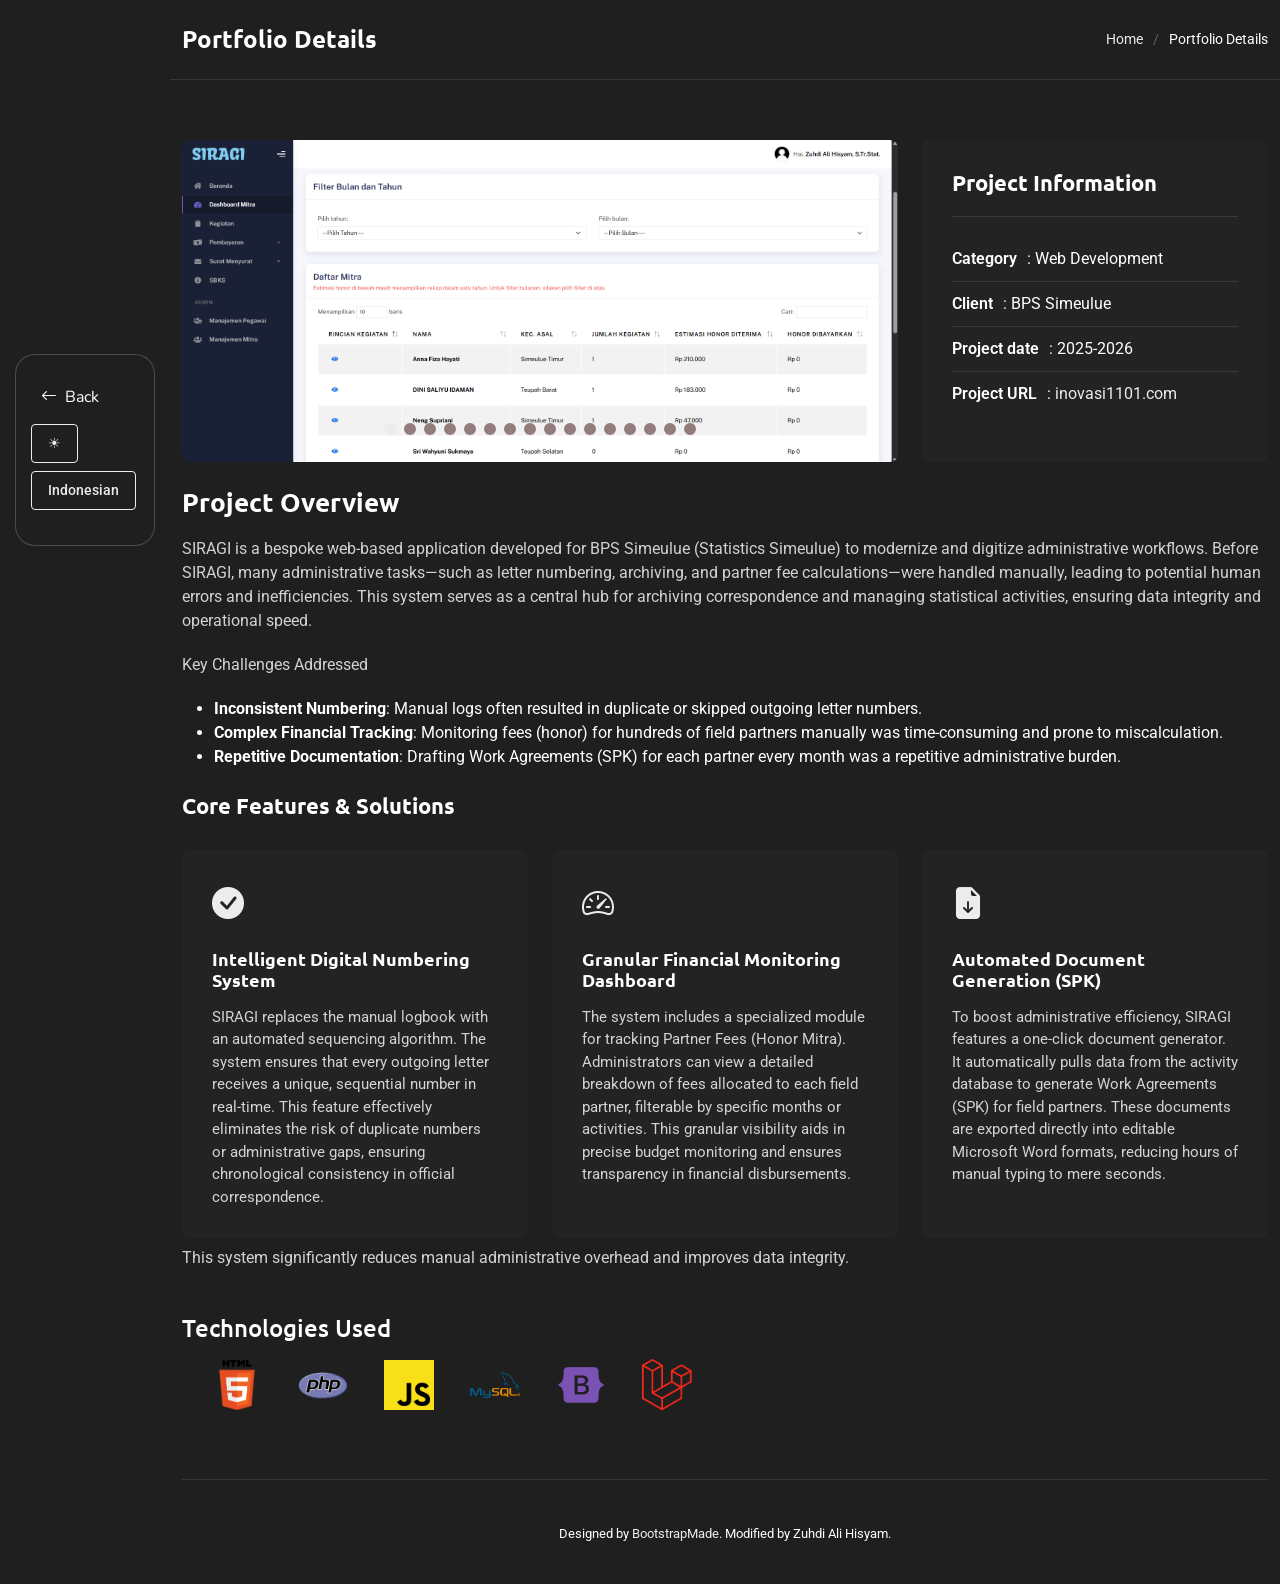
<file: detail-siragi.html>
<!doctype html>
<html lang="en">
  <head>
    <meta charset="utf-8" />
    <meta content="width=device-width, initial-scale=1.0" name="viewport" />
    <title data-i18n="portfolio_details_title">Portfolio Details</title>
    <meta name="description" content="" />
    <meta name="keywords" content="" />

    <!-- Favicons -->
    <link href="assets/img/favicon.png" rel="icon" />
    <link href="assets/img/apple-touch-icon.png" rel="apple-touch-icon" />

    <!-- Fonts -->
    <link href="https://fonts.googleapis.com" rel="preconnect" />
    <link href="https://fonts.gstatic.com" rel="preconnect" crossorigin />
    <link
      href="https://fonts.googleapis.com/css2?family=Roboto:ital,wght@0,100;0,300;0,400;0,500;0,700;0,900;1,100;1,300;1,400;1,500;1,700;1,900&family=Ubuntu:ital,wght@0,300;0,400;0,500;0,700;1,300;1,400;1,500;1,700&family=Nunito:ital,wght@0,200;0,300;0,400;0,500;0,600;0,700;0,800;0,900;1,200;1,300;1,400;1,500;1,600;1,700;1,800;1,900&display=swap"
      rel="stylesheet"
    />

    <!-- Vendor CSS Files -->
    <link
      href="assets/vendor/bootstrap/css/bootstrap.min.css"
      rel="stylesheet"
    />
    <link
      href="assets/vendor/bootstrap-icons/bootstrap-icons.css"
      rel="stylesheet"
    />
    <link href="assets/vendor/aos/aos.css" rel="stylesheet" />
    <link
      href="assets/vendor/glightbox/css/glightbox.min.css"
      rel="stylesheet"
    />
    <link href="assets/vendor/swiper/swiper-bundle.min.css" rel="stylesheet" />

    <!-- Main CSS File -->
    <link href="assets/css/main.css" rel="stylesheet" />

    <!-- =======================================================
  * Template Name: SnapFolio
  * Template URL: https://bootstrapmade.com/snapfolio-bootstrap-portfolio-template/
  * Updated: Jul 21 2025 with Bootstrap v5.3.7
  * Author: BootstrapMade.com
  * License: https://bootstrapmade.com/license/
  ======================================================== -->
  </head>

  <body class="portfolio-details-page">
    <header
      id="header"
      class="header d-flex flex-column justify-content-center"
    >
      <i class="header-toggle d-xl-none bi bi-list"></i>

      <div class="header-container d-flex flex-column align-items-start">
        <nav id="navmenu" class="navmenu">
          <ul>
            <li>
              <a href="index.html#portfolio" class="nav-link scrollto active">
                <i class="bi bi-arrow-left me-2"></i>
                <span data-i18n="back">Back</span>
              </a>
            </li>
            <li>
              <!-- Theme Switcher -->
              <button
                onclick="toggleTheme()"
                id="themeBtn"
                class="btn btn-sm btn-private btn-outline mb-2"
              ></button>
            </li>
            <li>
              <!-- Language Switcher -->
              <button
                onclick="toggleLanguage()"
                id="langBtn"
                class="btn btn-sm btn-private btn-outline"
              ></button>
            </li>
          </ul>
        </nav>
      </div>
    </header>
    <main class="main">
      <!-- Page Title -->
      <div class="page-title">
        <div
          class="container d-lg-flex justify-content-between align-items-center"
        >
          <h1 class="mb-2 mb-lg-0" data-i18n="portfolio_details_title">
            Portfolio Details
          </h1>

          <!-- Breadcrumbs -->
          <nav class="breadcrumbs">
            <ol>
              <li><a href="index.html" data-i18n="home">Home</a></li>
              <li class="current" data-i18n="portfolio_details">
                Portfolio Details
              </li>
            </ol>
          </nav>
        </div>
      </div>
      <!-- End Page Title -->

      <!-- Portfolio Details Section -->
      <section id="portfolio-details" class="portfolio-details section">
        <div class="container" data-aos="fade-up" data-aos-delay="100">
          <div class="row gy-4">
            <div class="col-lg-8">
              <div class="portfolio-details-slider swiper init-swiper">
                <script type="application/json" class="swiper-config">
                  {
                    "loop": true,
                    "speed": 600,
                    "autoplay": {
                      "delay": 5000
                    },
                    "slidesPerView": "auto",
                    "pagination": {
                      "el": ".swiper-pagination",
                      "type": "bullets",
                      "clickable": true
                    }
                  }
                </script>

                <div class="swiper-wrapper align-items-center">
                  <div class="swiper-slide">
                    <img
                      src="assets/img/portfolio/siragi/siragi-(1).png"
                      alt="Portfolio Image"
                      class="img-fluid"
                      loading="lazy"
                    />
                  </div>
                  <div class="swiper-slide">
                    <img
                      src="assets/img/portfolio/siragi/siragi-(2).png"
                      alt="Portfolio Image"
                      class="img-fluid"
                      loading="lazy"
                    />
                  </div>
                  <div class="swiper-slide">
                    <img
                      src="assets/img/portfolio/siragi/siragi-(2-1).png"
                      alt="Portfolio Image"
                      class="img-fluid"
                      loading="lazy"
                    />
                  </div>
                  <div class="swiper-slide">
                    <img
                      src="assets/img/portfolio/siragi/siragi-(2-2).png"
                      alt="Portfolio Image"
                      class="img-fluid"
                      loading="lazy"
                    />
                  </div>
                  <div class="swiper-slide">
                    <img
                      src="assets/img/portfolio/siragi/siragi-(3).png"
                      alt="Portfolio Image"
                      class="img-fluid"
                      loading="lazy"
                    />
                  </div>
                  <div class="swiper-slide">
                    <img
                      src="assets/img/portfolio/siragi/siragi-(4).png"
                      alt="Portfolio Image"
                      class="img-fluid"
                      loading="lazy"
                    />
                  </div>
                  <div class="swiper-slide">
                    <img
                      src="assets/img/portfolio/siragi/siragi-(4-1).png"
                      alt="Portfolio Image"
                      class="img-fluid"
                      loading="lazy"
                    />
                  </div>
                  <div class="swiper-slide">
                    <img
                      src="assets/img/portfolio/siragi/siragi-(5).png"
                      alt="Portfolio Image"
                      class="img-fluid"
                      loading="lazy"
                    />
                  </div>
                  <div class="swiper-slide">
                    <img
                      src="assets/img/portfolio/siragi/siragi-(5-1).png"
                      alt="Portfolio Image"
                      class="img-fluid"
                      loading="lazy"
                    />
                  </div>
                  <div class="swiper-slide">
                    <img
                      src="assets/img/portfolio/siragi/siragi-(6).png"
                      alt="Portfolio Image"
                      class="img-fluid"
                      loading="lazy"
                    />
                  </div>
                  <div class="swiper-slide">
                    <img
                      src="assets/img/portfolio/siragi/siragi-(7).png"
                      alt="Portfolio Image"
                      class="img-fluid"
                      loading="lazy"
                    />
                  </div>
                  <div class="swiper-slide">
                    <img
                      src="assets/img/portfolio/siragi/siragi-(8).png"
                      alt="Portfolio Image"
                      class="img-fluid"
                      loading="lazy"
                    />
                  </div>
                  <div class="swiper-slide">
                    <img
                      src="assets/img/portfolio/siragi/siragi-(9).png"
                      alt="Portfolio Image"
                      class="img-fluid"
                      loading="lazy"
                    />
                  </div>
                  <div class="swiper-slide">
                    <img
                      src="assets/img/portfolio/siragi/siragi-(9-1).png"
                      alt="Portfolio Image"
                      class="img-fluid"
                      loading="lazy"
                    />
                  </div>
                  <div class="swiper-slide">
                    <img
                      src="assets/img/portfolio/siragi/siragi-(10).png"
                      alt="Portfolio Image"
                      class="img-fluid"
                      loading="lazy"
                    />
                  </div>
                  <div class="swiper-slide">
                    <img
                      src="assets/img/portfolio/siragi/siragi-(11).png"
                      alt="Portfolio Image"
                      class="img-fluid"
                      loading="lazy"
                    />
                  </div>
                </div>
                <div class="swiper-pagination"></div>
              </div>
            </div>

            <div class="col-lg-4">
              <div
                class="portfolio-info"
                data-aos="fade-left"
                data-aos-delay="200"
              >
                <h3 data-i18n="project_information">Project Information</h3>
                <ul>
                  <li>
                    <strong data-i18n="category">Category</strong>:
                    <span data-i18n="web_development">Web Development</span>
                  </li>
                  <li>
                    <strong data-i18n="client">Client</strong>:
                    <span data-i18n="bps_simeulue">BPS Simeulue</span>
                  </li>
                  <li>
                    <strong data-i18n="project_date">Project date</strong>:
                    <span data-i18n="project_date_value">2025-2026</span>
                  </li>
                  <li>
                    <strong data-i18n="project_url">Project URL</strong>:
                    <a
                      href="http://inovasi1101.com"
                      target="_blank"
                      rel="noopener noreferrer"
                    >
                      <span data-i18n="under_maintenance"
                        >Under maintenance</span
                      >
                    </a>
                  </li>
                </ul>
              </div>
            </div>

            <div class="col-lg-12">
              <div
                class="portfolio-description"
                data-aos="fade-up"
                data-aos-delay="300"
              >
                <h2 data-i18n="project_overview">Project Overview</h2>
                <p data-i18n="siragi_overview">
                  SIRAGI is a bespoke web-based application developed for BPS
                  Simeulue (Statistics Simeulue) to modernize and digitize
                  administrative workflows. Before SIRAGI, many administrative
                  tasks—such as letter numbering, archiving, and partner fee
                  calculations—were handled manually, leading to potential human
                  errors and inefficiencies. This system serves as a central hub
                  for archiving correspondence and managing statistical
                  activities, ensuring data integrity and operational speed.
                </p>
                <p data-i18n="key_challenges">Key Challenges Addressed</p>
                <ul>
                  <li>
                    <strong data-i18n="inconsistent_numbering"
                      >Inconsistent Numbering</strong
                    >:
                    <span data-i18n="inconsistent_numbering_description"
                      >Manual logs often resulted in duplicate or skipped
                      outgoing letter numbers.
                    </span>
                  </li>
                  <li>
                    <strong data-i18n="complex_financial_tracking"
                      >Complex Financial Tracking</strong
                    >:
                    <span data-i18n="complex_financial_tracking_description">
                      Monitoring fees (honor) for hundreds of field partners
                      manually was time-consuming and prone to miscalculation.
                    </span>
                  </li>
                  <li>
                    <strong data-i18n="repetitive_documentation"
                      >Repetitive Documentation</strong
                    >:
                    <span data-i18n="repetitive_documentation_description">
                      Drafting Work Agreements (SPK) for each partner every
                      month was a repetitive administrative burden.
                    </span>
                  </li>
                </ul>
                <div class="features mt-4">
                  <h3 data-i18n="core_features">Core Features & Solutions</h3>
                  <div class="row gy-3">
                    <div class="col-md-4">
                      <div
                        class="feature-item"
                        data-aos="fade-up"
                        data-aos-delay="400"
                      >
                        <i class="bi bi-check-circle-fill"></i>
                        <h4 data-i18n="intelligent_numbering">
                          Intelligent Digital Numbering System
                        </h4>
                        <p data-i18n="numbering_system_description">
                          SIRAGI replaces the manual logbook with an automated
                          sequencing algorithm. The system ensures that every
                          outgoing letter receives a unique, sequential number
                          in real-time. This feature effectively eliminates the
                          risk of duplicate numbers or administrative gaps,
                          ensuring chronological consistency in official
                          correspondence.
                        </p>
                      </div>
                    </div>

                    <div class="col-md-4">
                      <div
                        class="feature-item"
                        data-aos="fade-up"
                        data-aos-delay="500"
                      >
                        <i class="bi bi-speedometer2"></i>
                        <h4 data-i18n="granular_financial_monitoring">
                          Granular Financial Monitoring Dashboard
                        </h4>
                        <p data-i18n="financial_monitoring_description">
                          The system includes a specialized module for tracking
                          Partner Fees (Honor Mitra). Administrators can view a
                          detailed breakdown of fees allocated to each field
                          partner, filterable by specific months or activities.
                          This granular visibility aids in precise budget
                          monitoring and ensures transparency in financial
                          disbursements.
                        </p>
                      </div>
                    </div>

                    <div class="col-md-4">
                      <div
                        class="feature-item"
                        data-aos="fade-up"
                        data-aos-delay="600"
                      >
                        <i class="bi bi-file-earmark-arrow-down-fill"></i>
                        <h4 data-i18n="automated_document_generation">
                          Automated Document Generation (SPK)
                        </h4>
                        <p data-i18n="document_generation_description">
                          To boost administrative efficiency, SIRAGI features a
                          one-click document generator. It automatically pulls
                          data from the activity database to generate Work
                          Agreements (SPK) for field partners. These documents
                          are exported directly into editable Microsoft Word
                          formats, reducing hours of manual typing to mere
                          seconds.
                        </p>
                      </div>
                    </div>
                  </div>
                </div>
                <p class="mt-2" data-i18n="system_benefits">
                  This system significantly reduces manual administrative
                  overhead and improves data integrity.
                </p>
              </div>
            </div>

            <div class="col-lg-12">
              <h4 data-i18n="technologies_used">Technologies Used</h4>
              <div class="container" data-aos="fade-up" data-aos-delay="100">
                <div class="row">
                  <div class="col">
                    <div
                      class="skills-category"
                      data-aos="fade-up"
                      data-aos-delay="200"
                    >
                      <div class="skills-animation">
                        <div
                          class="skill-item d-flex flex-wrap align-items-center"
                        >
                          <div class="hover-putih" data-name="HTML">
                            <img
                              src="assets/img/logo/html.png"
                              alt="HTML"
                              style="width: 50px"
                              loading="lazy"
                            />
                          </div>

                          <div class="hover-putih" data-name="PHP">
                            <img
                              src="assets/img/logo/php.png"
                              alt="PHP"
                              style="width: 50px"
                              loading="lazy"
                            />
                          </div>
                          <div class="hover-putih" data-name="JavaScript">
                            <img
                              src="assets/img/logo/js.png"
                              alt="JavaScript"
                              style="width: 50px"
                              loading="lazy"
                            />
                          </div>
                          <div class="hover-putih" data-name="mySQL">
                            <img
                              src="assets/img/logo/mysql.png"
                              alt="mySQL"
                              style="width: 50px"
                              loading="lazy"
                            />
                          </div>
                          <div class="hover-putih" data-name="Bootstrap">
                            <img
                              src="assets/img/logo/bootstrap.png"
                              alt="Bootstrap"
                              style="width: 50px"
                              loading="lazy"
                            />
                          </div>
                          <div class="hover-putih" data-name="Laravel">
                            <img
                              src="assets/img/logo/laravel.png"
                              alt="Laravel"
                              style="width: 50px"
                              loading="lazy"
                            />
                          </div>
                        </div>
                      </div>
                    </div>
                    <!-- End Frontend Skills -->
                  </div>
                </div>
              </div>
            </div>
          </div>
        </div>
      </section>
      <!-- /Portfolio Details Section -->
    </main>

    <footer id="footer" class="footer position-relative">
      <div class="container">
        <div class="copyright text-center"></div>
        <div class="credits">
          <!-- All the links in the footer should remain intact. -->
          <!-- You can delete the links only if you've purchased the pro version. -->
          <!-- Licensing information: https://bootstrapmade.com/license/ -->
          <!-- Purchase the pro version with working PHP/AJAX contact form: [buy-url] -->
          <span data-i18n="designed_by">Designed by</span>
          <a href="https://bootstrapmade.com/">BootstrapMade</a>.
          <span data-i18n="modified_by">Modified by</span> Zuhdi Ali Hisyam.
        </div>
      </div>
    </footer>

    <!-- Scroll Top -->
    <a
      href="#"
      id="scroll-top"
      class="scroll-top d-flex align-items-center justify-content-center"
      ><i class="bi bi-arrow-up-short"></i
    ></a>

    <!-- Preloader -->
    <div id="preloader"></div>

    <!-- Vendor JS Files -->
    <script src="assets/vendor/bootstrap/js/bootstrap.bundle.min.js"></script>
    <script src="assets/vendor/php-email-form/validate.js"></script>
    <script src="assets/vendor/aos/aos.js"></script>
    <script src="assets/vendor/typed.js/typed.umd.js"></script>
    <script src="assets/vendor/purecounter/purecounter_vanilla.js"></script>
    <script src="assets/vendor/waypoints/noframework.waypoints.js"></script>
    <script src="assets/vendor/isotope-layout/isotope.pkgd.min.js"></script>
    <script src="assets/vendor/imagesloaded/imagesloaded.pkgd.min.js"></script>
    <script src="assets/vendor/glightbox/js/glightbox.min.js"></script>
    <script src="assets/vendor/swiper/swiper-bundle.min.js"></script>

    <!-- Main JS File -->
    <script src="assets/js/main.js"></script>

    <!-- Translation Data -->
    <script>
      const translations = {
        id: {
          portfolio_details_title: "Detail Portofolio",
          home: "Beranda",
          back: "Kembali",
          portfolio_details: "Detail Portofolio",
          project_information: "Informasi Proyek",
          category: "Kategori",
          web_development: "Pengembangan Web",
          client: "Klien",
          bps_simeulue: "BPS Simeulue",
          project_date: "Tanggal Proyek",
          project_date_value: "2025-2026",
          project_url: "URL Proyek",
          under_maintenance: "inovasi1101.com",
          project_overview: "Gambaran Proyek",
          siragi_overview:
            "SIRAGI adalah aplikasi berbasis web yang dikembangkan khusus untuk BPS Simeulue guna memodernisasi dan mendigitalisasi alur kerja administratif. Sebelum SIRAGI hadir, banyak tugas administratif seperti penomoran surat, pengarsipan, dan perhitungan honor mitra masih dikerjakan secara manual, sehingga berpotensi menimbulkan kesalahan dan ketidakefisienan. Sistem ini berfungsi sebagai pusat pengelolaan arsip surat-menyurat dan kegiatan statistik, guna memastikan integritas data dan kecepatan operasional.",
          key_challenges: "Tantangan Utama yang Diatasi",
          inconsistent_numbering: "Penomoran yang Tidak Konsisten",
          inconsistent_numbering_description:
            "Pencatatan manual kerap mengakibatkan nomor surat keluar yang terduplikasi atau terlewat.",
          complex_financial_tracking: "Pemantauan Keuangan yang Kompleks",
          complex_financial_tracking_description:
            "Memantau honor ratusan mitra lapangan secara manual membutuhkan waktu yang lama dan rentan terhadap kesalahan perhitungan.",
          repetitive_documentation: "Dokumentasi yang Berulang",
          repetitive_documentation_description:
            "Penyusunan Surat Perjanjian Kerja (SPK) untuk setiap mitra setiap bulannya menjadi beban administratif yang berulang dan tidak efisien.",
          core_features: "Fitur Utama & Solusi",
          intelligent_numbering: "Sistem Penomoran Digital Cerdas",
          numbering_system_description:
            "SIRAGI menggantikan buku catatan manual dengan algoritma pengurutan otomatis. Sistem ini memastikan setiap surat keluar mendapatkan nomor unik dan berurutan secara real-time. Fitur ini secara efektif menghilangkan risiko nomor duplikat atau kekosongan administratif, sehingga menjamin konsistensi kronologis dalam surat-menyurat resmi.",
          granular_financial_monitoring:
            "Dasbor Pemantauan Keuangan yang Terperinci",
          financial_monitoring_description:
            "Sistem ini dilengkapi modul khusus untuk memantau Honor Mitra. Administrator dapat melihat rincian honor yang dialokasikan kepada setiap mitra lapangan, dengan filter berdasarkan bulan atau kegiatan tertentu. Visibilitas yang terperinci ini membantu pemantauan anggaran secara akurat dan memastikan transparansi dalam pencairan dana.",
          automated_document_generation: "Pembuatan Dokumen Otomatis (SPK)",
          document_generation_description:
            "Untuk meningkatkan efisiensi administratif, SIRAGI dilengkapi fitur pembuatan dokumen dengan satu klik. Sistem secara otomatis mengambil data dari basis data kegiatan untuk menghasilkan Surat Perjanjian Kerja (SPK) bagi mitra lapangan. Dokumen-dokumen tersebut diekspor langsung dalam format Microsoft Word yang dapat diedit, mengubah proses pengetikan manual berjam-jam menjadi hanya dalam hitungan detik.",
          system_benefits:
            "Sistem ini secara signifikan mengurangi beban administratif manual dan meningkatkan integritas data.",
          technologies_used: "Teknologi yang Digunakan",
          designed_by: "Dirancang oleh",
          modified_by: "Dimodifikasi oleh",
        },
        en: {
          portfolio_details_title: "Portfolio Details",
          home: "Home",
          back: "Back",
          portfolio_details: "Portfolio Details",
          project_information: "Project Information",
          category: "Category",
          web_development: "Web Development",
          client: "Client",
          bps_simeulue: "BPS Simeulue",
          project_date: "Project date",
          project_date_value: "2025-2026",
          project_url: "Project URL",
          under_maintenance: "inovasi1101.com",
          project_overview: "Project Overview",
          siragi_overview:
            "SIRAGI is a bespoke web-based application developed for BPS Simeulue (Statistics Simeulue) to modernize and digitize administrative workflows. Before SIRAGI, many administrative tasks—such as letter numbering, archiving, and partner fee calculations—were handled manually, leading to potential human errors and inefficiencies. This system serves as a central hub for archiving correspondence and managing statistical activities, ensuring data integrity and operational speed.",
          key_challenges: "Key Challenges Addressed",
          inconsistent_numbering: "Inconsistent Numbering",
          inconsistent_numbering_description:
            "Manual logs often resulted in duplicate or skipped outgoing letter numbers.",
          complex_financial_tracking: "Complex Financial Tracking",
          complex_financial_tracking_description:
            "Monitoring fees (honor) for hundreds of field partners manually was time-consuming and prone to miscalculation.",
          repetitive_documentation: "Repetitive Documentation",
          repetitive_documentation_description:
            "Drafting Work Agreements (SPK) for each partner every month was a repetitive administrative burden.",
          core_features: "Core Features & Solutions",
          intelligent_numbering: "Intelligent Digital Numbering System",
          numbering_system_description:
            "SIRAGI replaces the manual logbook with an automated sequencing algorithm. The system ensures that every outgoing letter receives a unique, sequential number in real-time. This feature effectively eliminates the risk of duplicate numbers or administrative gaps, ensuring chronological consistency in official correspondence.",
          granular_financial_monitoring:
            "Granular Financial Monitoring Dashboard",
          financial_monitoring_description:
            "The system includes a specialized module for tracking Partner Fees (Honor Mitra). Administrators can view a detailed breakdown of fees allocated to each field partner, filterable by specific months or activities. This granular visibility aids in precise budget monitoring and ensures transparency in financial disbursements.",
          automated_document_generation: "Automated Document Generation (SPK)",
          document_generation_description:
            "To boost administrative efficiency, SIRAGI features a one-click document generator. It automatically pulls data from the activity database to generate Work Agreements (SPK) for field partners. These documents are exported directly into editable Microsoft Word formats, reducing hours of manual typing to mere seconds.",

          system_benefits:
            "This system significantly reduces manual administrative overhead and improves data integrity.",
          technologies_used: "Technologies Used",
          designed_by: "Designed by",
          modified_by: "Modified by",
        },
      };
    </script>

    <!-- Theme and Language Switcher -->
    <script src="assets/js/switcher.js"></script>
  </body>
</html>
</file>
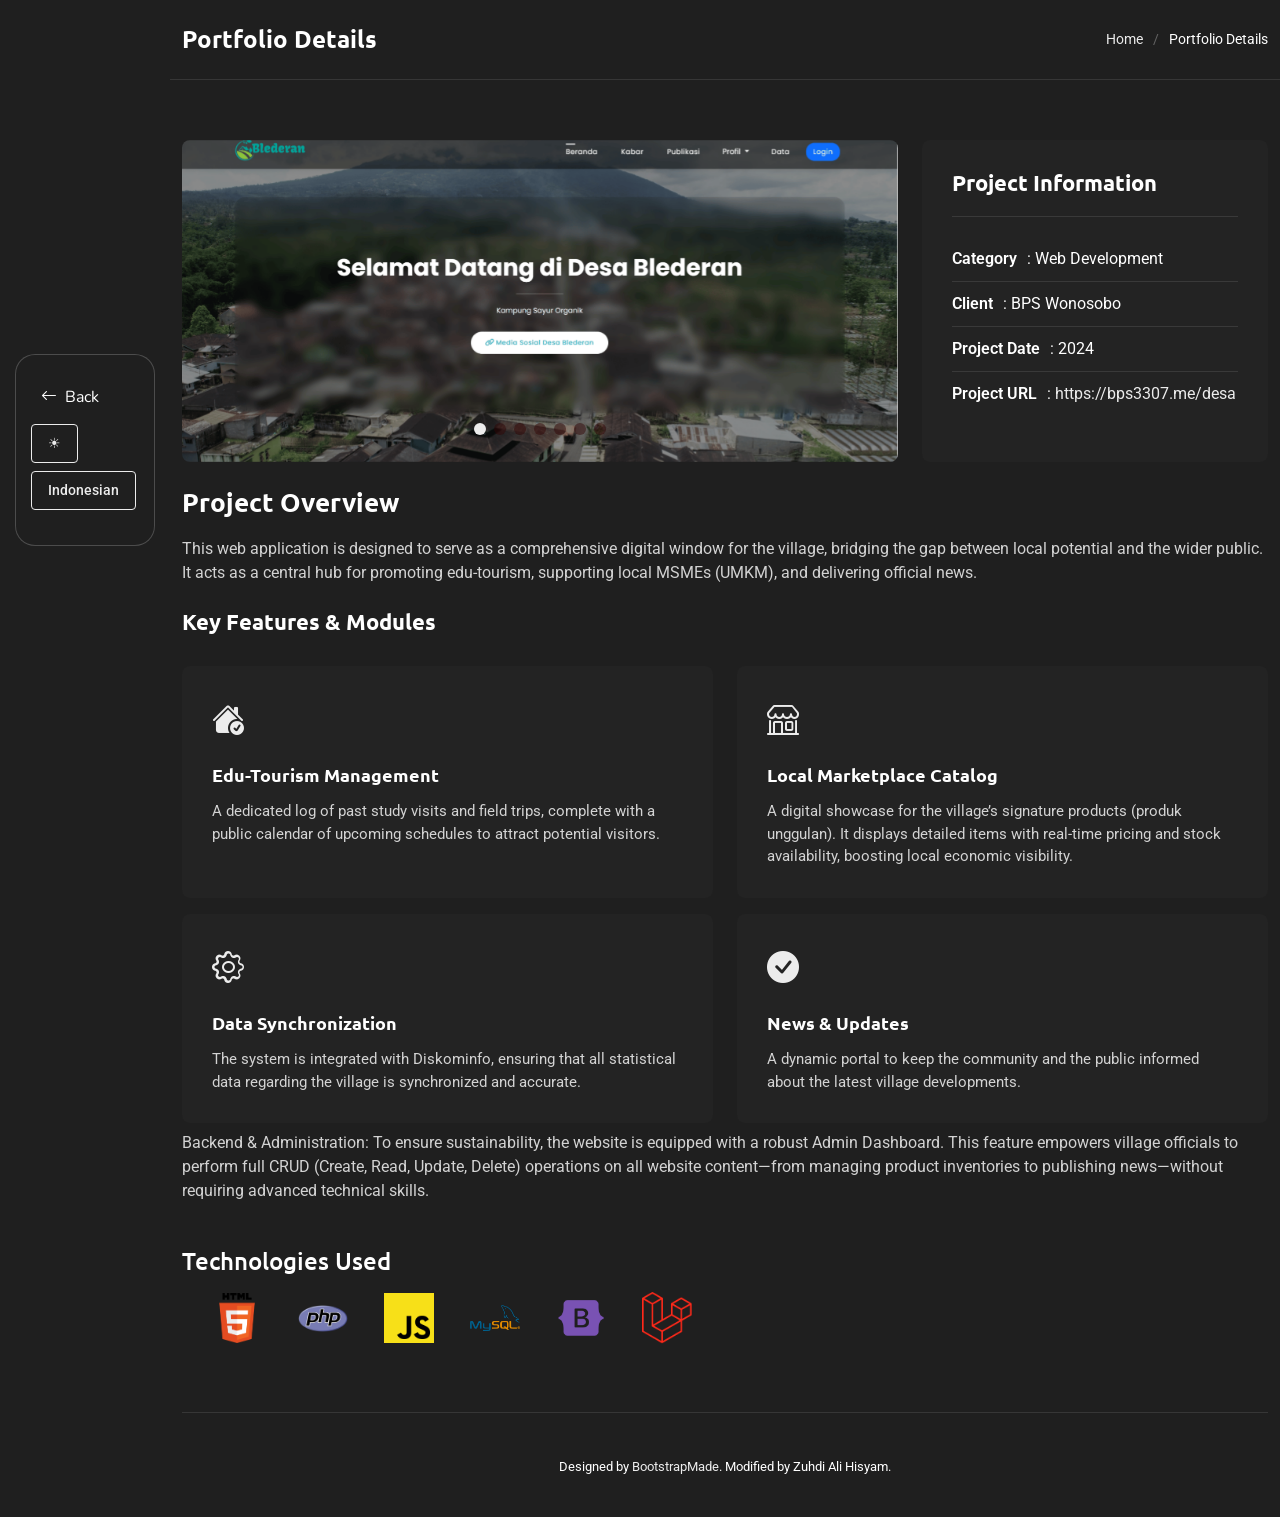
<file: detail-web-desa.html>
<!doctype html>
<html lang="en">
  <head>
    <meta charset="utf-8" />
    <meta content="width=device-width, initial-scale=1.0" name="viewport" />
    <title data-i18n="title">Portfolio Details - Villange Website</title>
    <meta name="description" content="" />
    <meta name="keywords" content="" />

    <!-- Favicons -->
    <link href="assets/img/favicon.png" rel="icon" />
    <link href="assets/img/apple-touch-icon.png" rel="apple-touch-icon" />

    <!-- Fonts -->
    <link href="https://fonts.googleapis.com" rel="preconnect" />
    <link href="https://fonts.gstatic.com" rel="preconnect" crossorigin />
    <link
      href="https://fonts.googleapis.com/css2?family=Roboto:ital,wght@0,100;0,300;0,400;0,500;0,700;0,900;1,100;1,300;1,400;1,500;1,700;1,900&family=Ubuntu:ital,wght@0,300;0,400;0,500;0,700;1,300;1,400;1,500;1,700&family=Nunito:ital,wght@0,200;0,300;0,400;0,500;0,600;0,700;0,800;0,900;1,200;1,300;1,400;1,500;1,600;1,700;1,800;1,900&display=swap"
      rel="stylesheet"
    />

    <!-- Vendor CSS Files -->
    <link
      href="assets/vendor/bootstrap/css/bootstrap.min.css"
      rel="stylesheet"
    />
    <link
      href="assets/vendor/bootstrap-icons/bootstrap-icons.css"
      rel="stylesheet"
    />
    <link href="assets/vendor/aos/aos.css" rel="stylesheet" />
    <link
      href="assets/vendor/glightbox/css/glightbox.min.css"
      rel="stylesheet"
    />
    <link href="assets/vendor/swiper/swiper-bundle.min.css" rel="stylesheet" />

    <!-- Main CSS File -->
    <link href="assets/css/main.css" rel="stylesheet" />

    <!-- =======================================================
  * Template Name: SnapFolio
  * Template URL: https://bootstrapmade.com/snapfolio-bootstrap-portfolio-template/
  * Updated: Jul 21 2025 with Bootstrap v5.3.7
  * Author: BootstrapMade.com
  * License: https://bootstrapmade.com/license/
  ======================================================== -->
  </head>

  <body class="portfolio-details-page">
    <header
      id="header"
      class="header d-flex flex-column justify-content-center"
    >
      <i class="header-toggle d-xl-none bi bi-list"></i>

      <div class="header-container d-flex flex-column align-items-start">
        <nav id="navmenu" class="navmenu">
          <ul>
            <li>
              <a href="index.html#portfolio" class="nav-link scrollto active">
                <i class="bi bi-arrow-left me-2"></i>
                <span data-i18n="back">Back</span>
              </a>
            </li>
            <li>
              <!-- Theme Switcher -->
              <button
                onclick="toggleTheme()"
                id="themeBtn"
                class="btn btn-sm btn-private btn-outline mb-2"
              ></button>
            </li>
            <li>
              <!-- Language Switcher -->
              <button
                onclick="toggleLanguage()"
                id="langBtn"
                class="btn btn-sm btn-private btn-outline"
              ></button>
            </li>
          </ul>
        </nav>
      </div>
    </header>

    <main class="main">
      <!-- Page Title -->
      <div class="page-title">
        <div
          class="container d-lg-flex justify-content-between align-items-center"
        >
          <h1 class="mb-2 mb-lg-0" data-i18n="portfolio_details">
            Portfolio Details
          </h1>
          <nav class="breadcrumbs">
            <ol>
              <li><a href="index.html" data-i18n="home">Home</a></li>
              <li class="current" data-i18n="portfolio_details">
                Portfolio Details
              </li>
            </ol>
          </nav>
        </div>
      </div>
      <!-- End Page Title -->

      <!-- Portfolio Details Section -->
      <section id="portfolio-details" class="portfolio-details section">
        <div class="container" data-aos="fade-up" data-aos-delay="100">
          <div class="row gy-4">
            <div class="col-lg-8">
              <div class="portfolio-details-slider swiper init-swiper">
                <script type="application/json" class="swiper-config">
                  {
                    "loop": true,
                    "speed": 600,
                    "autoplay": {
                      "delay": 5000
                    },
                    "slidesPerView": "auto",
                    "pagination": {
                      "el": ".swiper-pagination",
                      "type": "bullets",
                      "clickable": true
                    }
                  }
                </script>

                <div class="swiper-wrapper align-items-center">
                  <div class="swiper-slide">
                    <img
                      src="assets/img/portfolio/web-desa/web-desa.png"
                      alt="Portfolio Image"
                      class="img-fluid"
                      loading="lazy"
                    />
                  </div>

                  <div class="swiper-slide">
                    <img
                      src="assets/img/portfolio/web-desa/web-desa-(1).png"
                      alt="Portfolio Image"
                      class="img-fluid"
                      loading="lazy"
                    />
                  </div>

                  <div class="swiper-slide">
                    <img
                      src="assets/img/portfolio/web-desa/web-desa-(2).png"
                      alt="Portfolio Image"
                      class="img-fluid"
                      loading="lazy"
                    />
                  </div>

                  <div class="swiper-slide">
                    <img
                      src="assets/img/portfolio/web-desa/web-desa-(3).png"
                      alt="Portfolio Image"
                      class="img-fluid"
                      loading="lazy"
                    />
                  </div>

                  <div class="swiper-slide">
                    <img
                      src="assets/img/portfolio/web-desa/web-desa-(4).png"
                      alt="Portfolio Image"
                      class="img-fluid"
                      loading="lazy"
                    />
                  </div>

                  <div class="swiper-slide">
                    <img
                      src="assets/img/portfolio/web-desa/web-desa-(5).png"
                      alt="Portfolio Image"
                      class="img-fluid"
                      loading="lazy"
                    />
                  </div>

                  <div class="swiper-slide">
                    <img
                      src="assets/img/portfolio/web-desa/web-desa-(6).png"
                      alt="Portfolio Image"
                      class="img-fluid"
                      loading="lazy"
                    />
                  </div>
                </div>
                <div class="swiper-pagination"></div>
              </div>
            </div>

            <div class="col-lg-4">
              <div
                class="portfolio-info"
                data-aos="fade-left"
                data-aos-delay="200"
              >
                <h3 data-i18n="project_information">Project Information</h3>
                <ul>
                  <li>
                    <strong data-i18n="category">Category</strong>:
                    <span data-i18n="web_development">Web Development</span>
                  </li>
                  <li>
                    <strong data-i18n="client">Client</strong>: BPS Wonosobo
                  </li>
                  <li>
                    <strong data-i18n="project_date">Project date</strong>: 2024
                  </li>
                  <li>
                    <strong data-i18n="project_url">Project URL</strong>:
                    <a
                      href="http://bps3307.me/desa"
                      target="_blank"
                      rel="noopener noreferrer"
                      ><span data-i18n="url">Under maintenance</span>
                    </a>
                  </li>
                </ul>
              </div>
            </div>

            <div class="col-lg-12">
              <div
                class="portfolio-description"
                data-aos="fade-up"
                data-aos-delay="300"
              >
                <h2 data-i18n="project_overview">Project Overview</h2>
                <p data-i18n="project_overview_description">
                  This web application is designed to serve as a comprehensive
                  digital window for the village, bridging the gap between local
                  potential and the wider public. It acts as a central hub for
                  promoting edu-tourism, supporting local MSMEs (UMKM), and
                  delivering official news.
                </p>

                <div class="features mt-4">
                  <h3 data-i18n="key_features_and_modules">
                    Key Features & Modules
                  </h3>
                  <div class="row gy-3">
                    <div class="col-md-6">
                      <div
                        class="feature-item"
                        data-aos="fade-up"
                        data-aos-delay="400"
                      >
                        <i class="bi bi-house-check-fill"></i>
                        <h4 data-i18n="edutourism">Edu-Tourism Management</h4>
                        <p data-i18n="edutourism_description">
                          A dedicated log of past study visits and field trips,
                          complete with a public calendar of upcoming schedules
                          to attract potential visitors.
                        </p>
                      </div>
                    </div>

                    <div class="col-md-6">
                      <div
                        class="feature-item"
                        data-aos="fade-up"
                        data-aos-delay="500"
                      >
                        <i class="bi bi-shop"></i>
                        <h4 data-i18n="local_marketplace">
                          Local Marketplace Catalog
                        </h4>
                        <p data-i18n="local_marketplace_description">
                          A digital showcase for the village’s signature
                          products (produk unggulan). It displays detailed items
                          with real-time pricing and stock availability,
                          boosting local economic visibility.
                        </p>
                      </div>
                    </div>

                    <div class="col-md-6">
                      <div
                        class="feature-item"
                        data-aos="fade-up"
                        data-aos-delay="600"
                      >
                        <i class="bi bi-gear"></i>
                        <h4 data-i18n="data_synchronization">
                          Data Synchronization
                        </h4>
                        <p data-i18n="data_synchronization_description">
                          The system is integrated with Diskominfo, ensuring
                          that all statistical data regarding the village is
                          synchronized and accurate.
                        </p>
                      </div>
                    </div>

                    <div class="col-md-6">
                      <div
                        class="feature-item"
                        data-aos="fade-up"
                        data-aos-delay="700"
                      >
                        <i class="bi bi-check-circle-fill"></i>
                        <h4 data-i18n="newsupdates">News & Updates</h4>
                        <p data-i18n="newsupdates_description">
                          A dynamic portal to keep the community and the public
                          informed about the latest village developments.
                        </p>
                      </div>
                    </div>
                  </div>
                </div>

                <p class="mt-2" data-i18n="backend_and_administration">
                  Backend & Administration: To ensure sustainability, the
                  website is equipped with a robust Admin Dashboard. This
                  feature empowers village officials to perform full CRUD
                  (Create, Read, Update, Delete) operations on all website
                  content—from managing product inventories to publishing
                  news—without requiring advanced technical skills.
                </p>
              </div>
            </div>

            <div class="col-lg-12">
              <h4 data-i18n="technologies_used">Technologies Used</h4>
              <div class="container" data-aos="fade-up" data-aos-delay="100">
                <div class="row">
                  <div class="col">
                    <div
                      class="skills-category"
                      data-aos="fade-up"
                      data-aos-delay="200"
                    >
                      <div class="skills-animation">
                        <div
                          class="skill-item d-flex flex-wrap align-items-center"
                        >
                          <div class="hover-putih" data-name="HTML">
                            <img
                              src="assets/img/logo/html.png"
                              alt="HTML"
                              style="width: 50px"
                              loading="lazy"
                            />
                          </div>

                          <div class="hover-putih" data-name="PHP">
                            <img
                              src="assets/img/logo/php.png"
                              alt="PHP"
                              style="width: 50px"
                              loading="lazy"
                            />
                          </div>
                          <div class="hover-putih" data-name="JavaScript">
                            <img
                              src="assets/img/logo/js.png"
                              alt="JavaScript"
                              style="width: 50px"
                              loading="lazy"
                            />
                          </div>
                          <div class="hover-putih" data-name="mySQL">
                            <img
                              src="assets/img/logo/mysql.png"
                              alt="mySQL"
                              style="width: 50px"
                              loading="lazy"
                            />
                          </div>
                          <div class="hover-putih" data-name="Bootstrap">
                            <img
                              src="assets/img/logo/bootstrap.png"
                              alt="Bootstrap"
                              style="width: 50px"
                              loading="lazy"
                            />
                          </div>
                          <div class="hover-putih" data-name="Laravel">
                            <img
                              src="assets/img/logo/laravel.png"
                              alt="Laravel"
                              style="width: 50px"
                              loading="lazy"
                            />
                          </div>
                        </div>
                      </div>
                    </div>
                    <!-- End Frontend Skills -->
                  </div>
                </div>
              </div>
            </div>
          </div>
        </div>
      </section>
      <!-- /Portfolio Details Section -->
    </main>

    <footer id="footer" class="footer position-relative">
      <div class="container">
        <div class="copyright text-center"></div>
        <div class="credits">
          <!-- All the links in the footer should remain intact. -->
          <!-- You can delete the links only if you've purchased the pro version. -->
          <!-- Licensing information: https://bootstrapmade.com/license/ -->
          <!-- Purchase the pro version with working PHP/AJAX contact form: [buy-url] -->
          <span data-i18n="designed_by">Designed by</span>
          <a href="https://bootstrapmade.com/">BootstrapMade</a>.
          <span data-i18n="modified_by">Modified by</span> Zuhdi Ali Hisyam.
        </div>
      </div>
    </footer>

    <!-- Scroll Top -->
    <a
      href="#"
      id="scroll-top"
      class="scroll-top d-flex align-items-center justify-content-center"
      ><i class="bi bi-arrow-up-short"></i
    ></a>

    <!-- Preloader -->
    <div id="preloader"></div>

    <!-- Vendor JS Files -->
    <script src="assets/vendor/bootstrap/js/bootstrap.bundle.min.js"></script>
    <script src="assets/vendor/php-email-form/validate.js"></script>
    <script src="assets/vendor/aos/aos.js"></script>
    <script src="assets/vendor/typed.js/typed.umd.js"></script>
    <script src="assets/vendor/purecounter/purecounter_vanilla.js"></script>
    <script src="assets/vendor/waypoints/noframework.waypoints.js"></script>
    <script src="assets/vendor/isotope-layout/isotope.pkgd.min.js"></script>
    <script src="assets/vendor/imagesloaded/imagesloaded.pkgd.min.js"></script>
    <script src="assets/vendor/glightbox/js/glightbox.min.js"></script>
    <script src="assets/vendor/swiper/swiper-bundle.min.js"></script>

    <!-- Main JS File -->
    <script src="assets/js/main.js"></script>

    <!-- Translation Data -->
    <script>
      const translations = {
        id: {
          title: "Detail Portofolio - Website Desa",
          home: "Beranda",
          back: "Kembali",
          portfolio_details: "Detail Portofolio",
          project_information: "Informasi Proyek",
          category: "Kategori",
          web_development: "Pengembangan Web",
          client: "Klien",
          project_date: "Tanggal Proyek",
          project_url: "URL Proyek",
          url: "https://bps3307.me/desa",
          project_overview: "Gambaran Proyek",
          project_overview_description:
            "Aplikasi web ini dirancang untuk menjadi jendela digital yang komprehensif bagi desa, menjembatani potensi lokal dengan masyarakat luas. Platform ini berfungsi sebagai pusat promosi edu-wisata, pendukung UMKM lokal, dan penyampai berita resmi desa.",
          key_features_and_modules: "Fitur Utama & Modul",
          edutourism: "Manajemen Edu-Wisata",
          edutourism_description:
            "Pencatatan kunjungan studi dan karyawisata yang telah berlangsung, dilengkapi dengan kalender jadwal mendatang yang dapat diakses publik untuk menarik calon pengunjung.",
          local_marketplace: "Katalog Produk Lokal",
          local_marketplace_description:
            "Etalase digital untuk produk unggulan desa yang menampilkan informasi produk secara lengkap beserta harga dan ketersediaan stok secara real-time, guna meningkatkan visibilitas ekonomi lokal.",
          data_synchronization: "Sinkronisasi Data",
          data_synchronization_description:
            "Sistem ini terintegrasi dengan Diskominfo, memastikan seluruh data statistik desa tersinkronisasi dan selalu akurat.",
          newsupdates: "Berita & Pembaruan",
          newsupdates_description:
            "Portal dinamis untuk menjaga masyarakat dan publik tetap terinformasi mengenai perkembangan terkini di desa.",
          backend_and_administration:
            "Backend & Administrasi: Untuk memastikan keberlanjutan, website dilengkapi dengan Dasbor Admin yang andal. Fitur ini memungkinkan perangkat desa untuk melakukan operasi CRUD (Buat, Baca, Perbarui, Hapus) secara penuh pada seluruh konten website — mulai dari pengelolaan inventaris produk hingga penerbitan berita — tanpa memerlukan keahlian teknis tingkat lanjut.",
          technologies_used: "Teknologi yang Digunakan",
          designed_by: "Dirancang oleh",
          modified_by: "Dimodifikasi oleh",
        },
        en: {
          title: "Portfolio Details - Village Website",
          home: "Home",
          back: "Back",
          portfolio_details: "Portfolio Details",
          project_information: "Project Information",
          category: "Category",
          web_development: "Web Development",
          client: "Client",
          project_date: "Project Date",
          project_url: "Project URL",
          url: "https://bps3307.me/desa",
          project_overview: "Project Overview",
          project_overview_description:
            "This web application is designed to serve as a comprehensive digital window for the village, bridging the gap between local potential and the wider public. It acts as a central hub for promoting edu-tourism, supporting local MSMEs (UMKM), and delivering official news.",
          key_features_and_modules: "Key Features & Modules",
          edutourism: "Edu-Tourism Management",
          edutourism_description:
            "A dedicated log of past study visits and field trips, complete with a public calendar of upcoming schedules to attract potential visitors.",
          local_marketplace: "Local Marketplace Catalog",
          local_marketplace_description:
            "A digital showcase for the village’s signature products (produk unggulan). It displays detailed items with real-time pricing and stock availability, boosting local economic visibility.",
          data_synchronization: "Data Synchronization",
          data_synchronization_description:
            "The system is integrated with Diskominfo, ensuring that all statistical data regarding the village is synchronized and accurate.",
          newsupdates: "News & Updates",
          newsupdates_description:
            "A dynamic portal to keep the community and the public informed about the latest village developments.",
          backend_and_administration:
            "Backend & Administration: To ensure sustainability, the website is equipped with a robust Admin Dashboard. This feature empowers village officials to perform full CRUD (Create, Read, Update, Delete) operations on all website content—from managing product inventories to publishing news—without requiring advanced technical skills.",
          technologies_used: "Technologies Used",
          designed_by: "Designed by",
          modified_by: "Modified by",
        },
      };
    </script>

    <!-- Theme and Language Switcher -->
    <script src="assets/js/switcher.js"></script>
  </body>
</html>
</file>
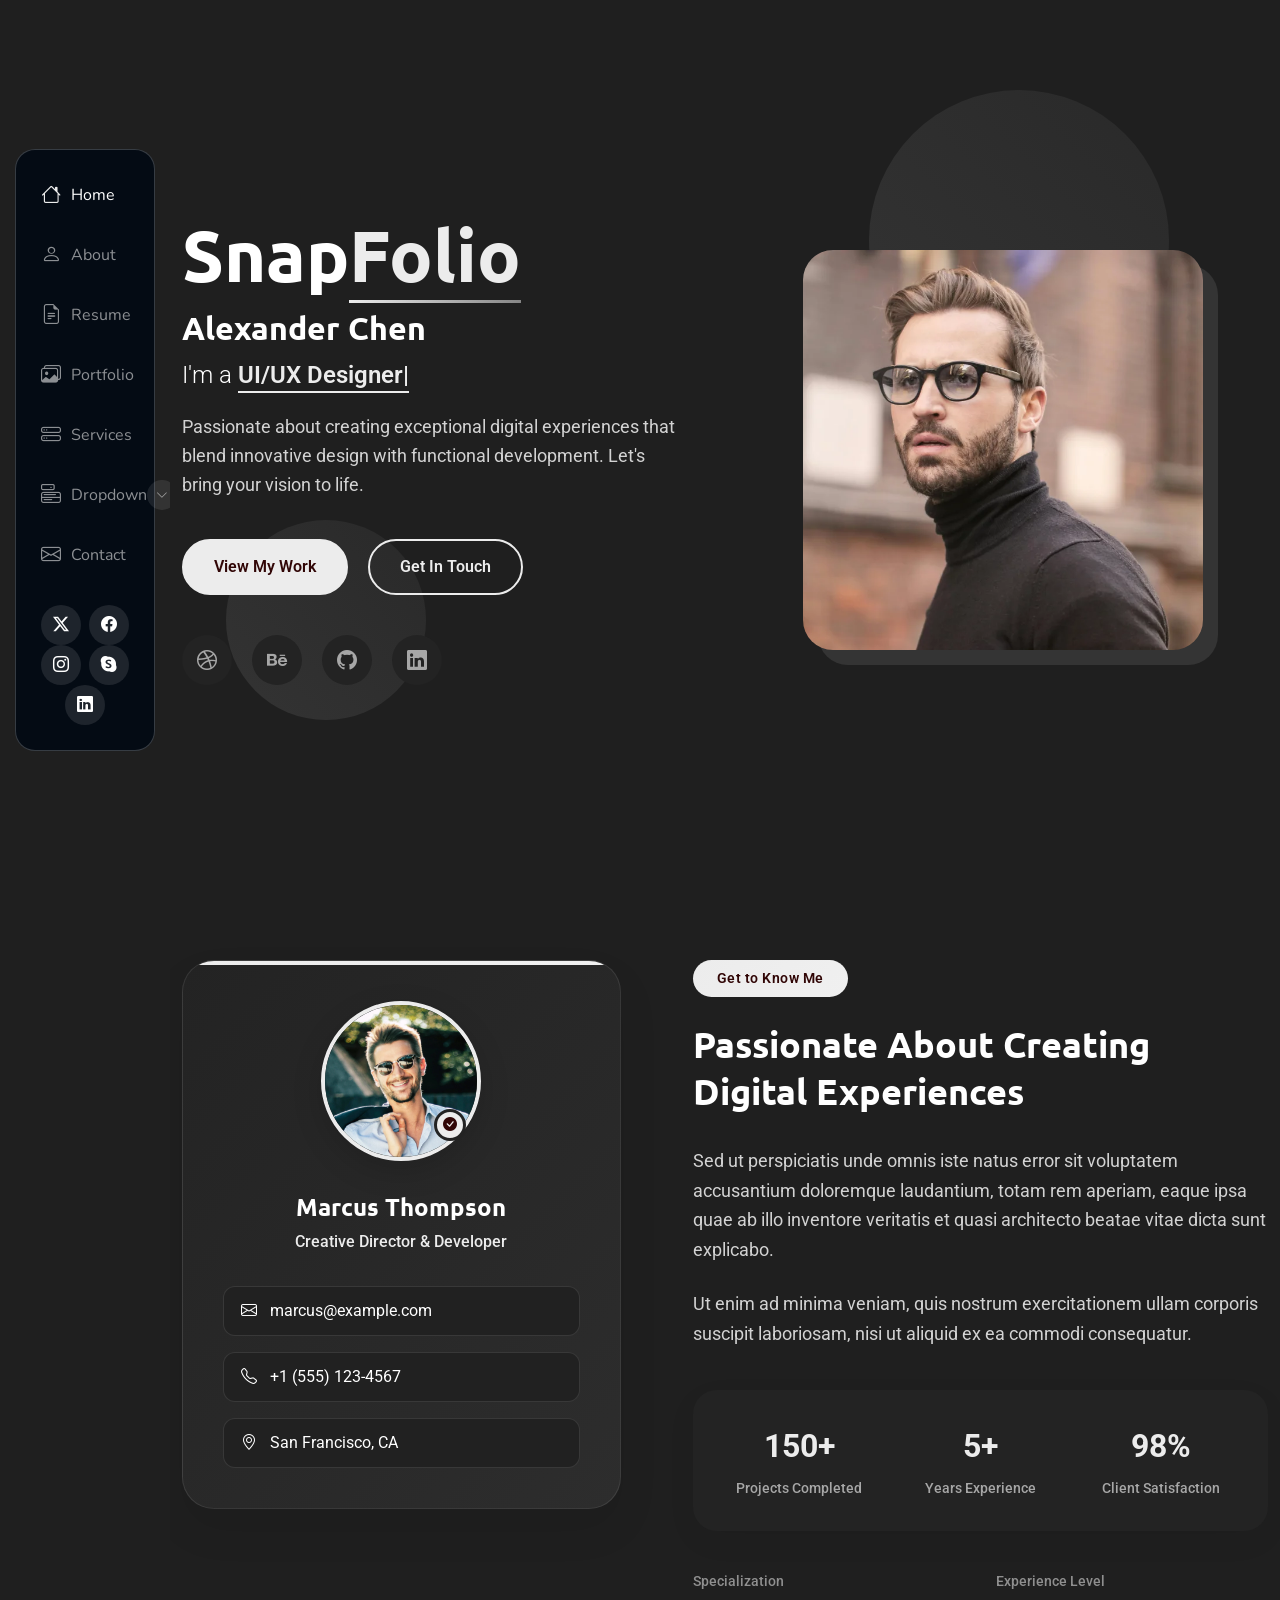
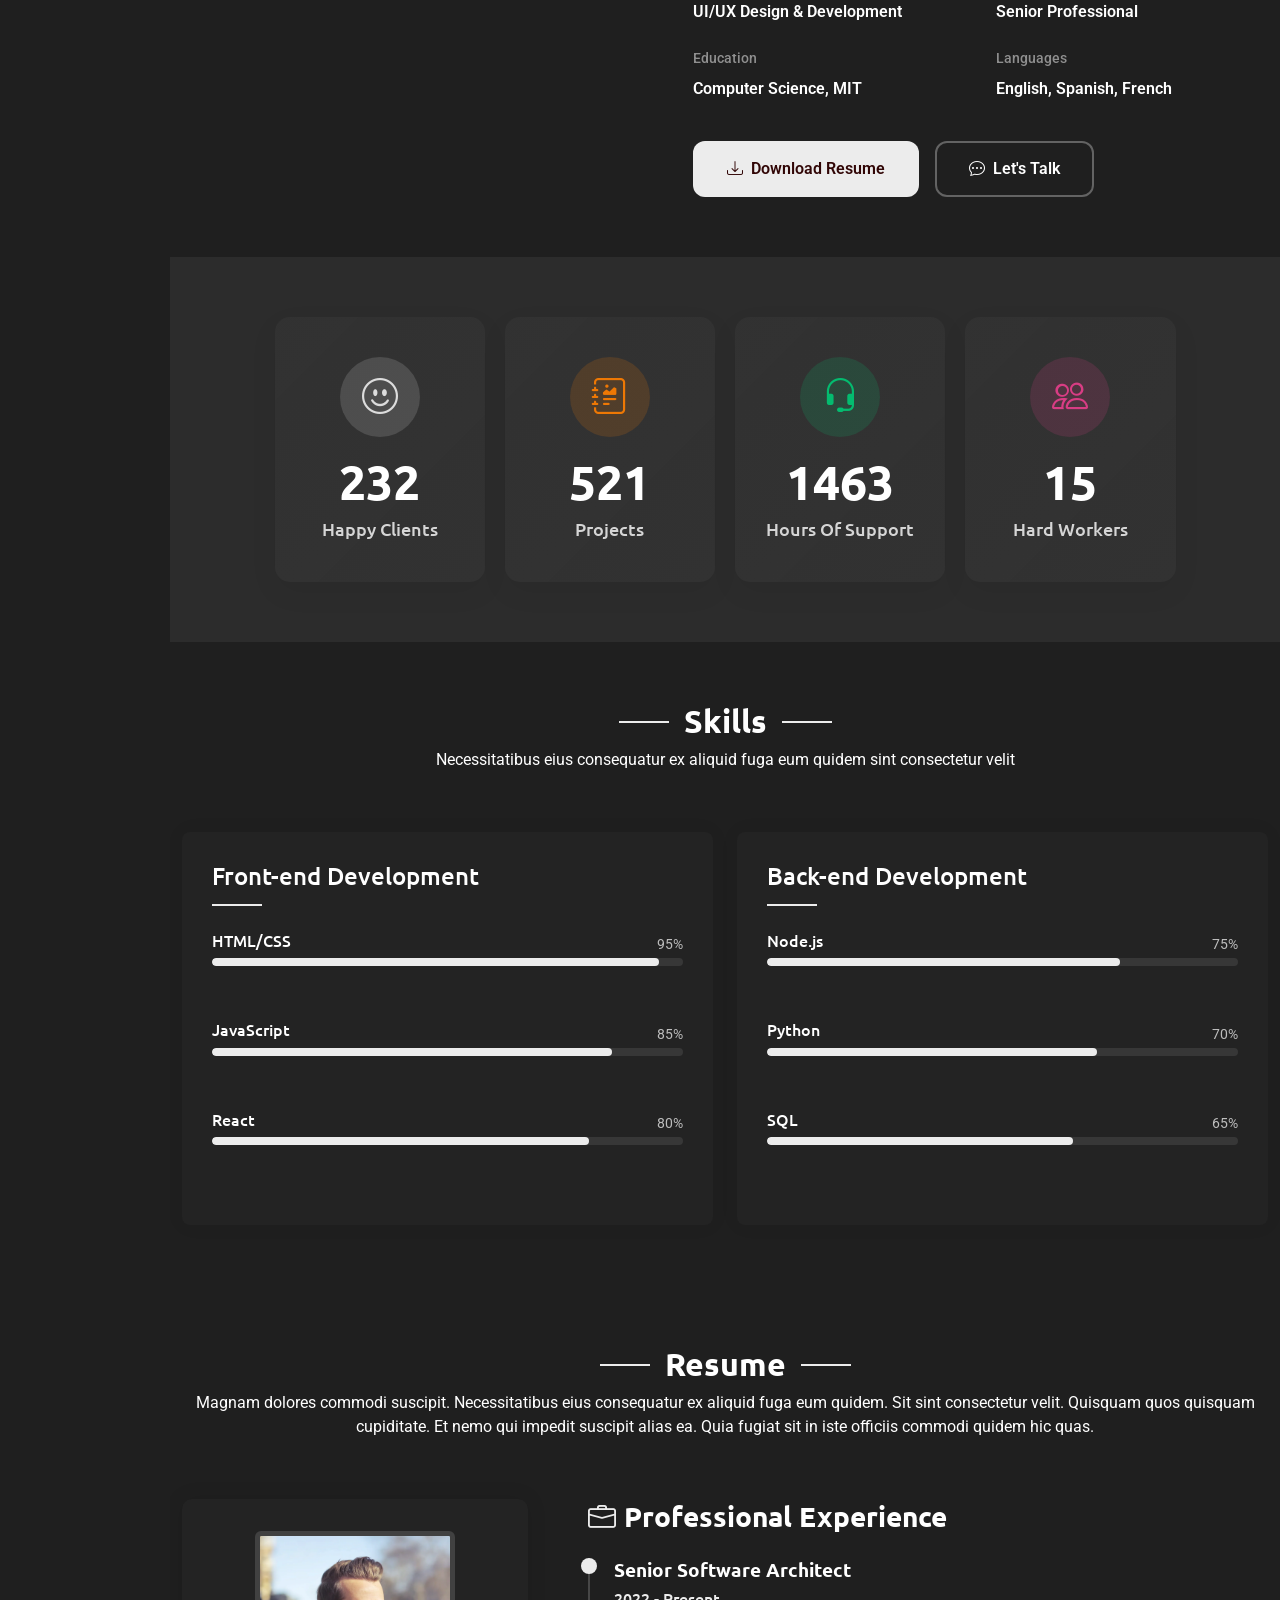
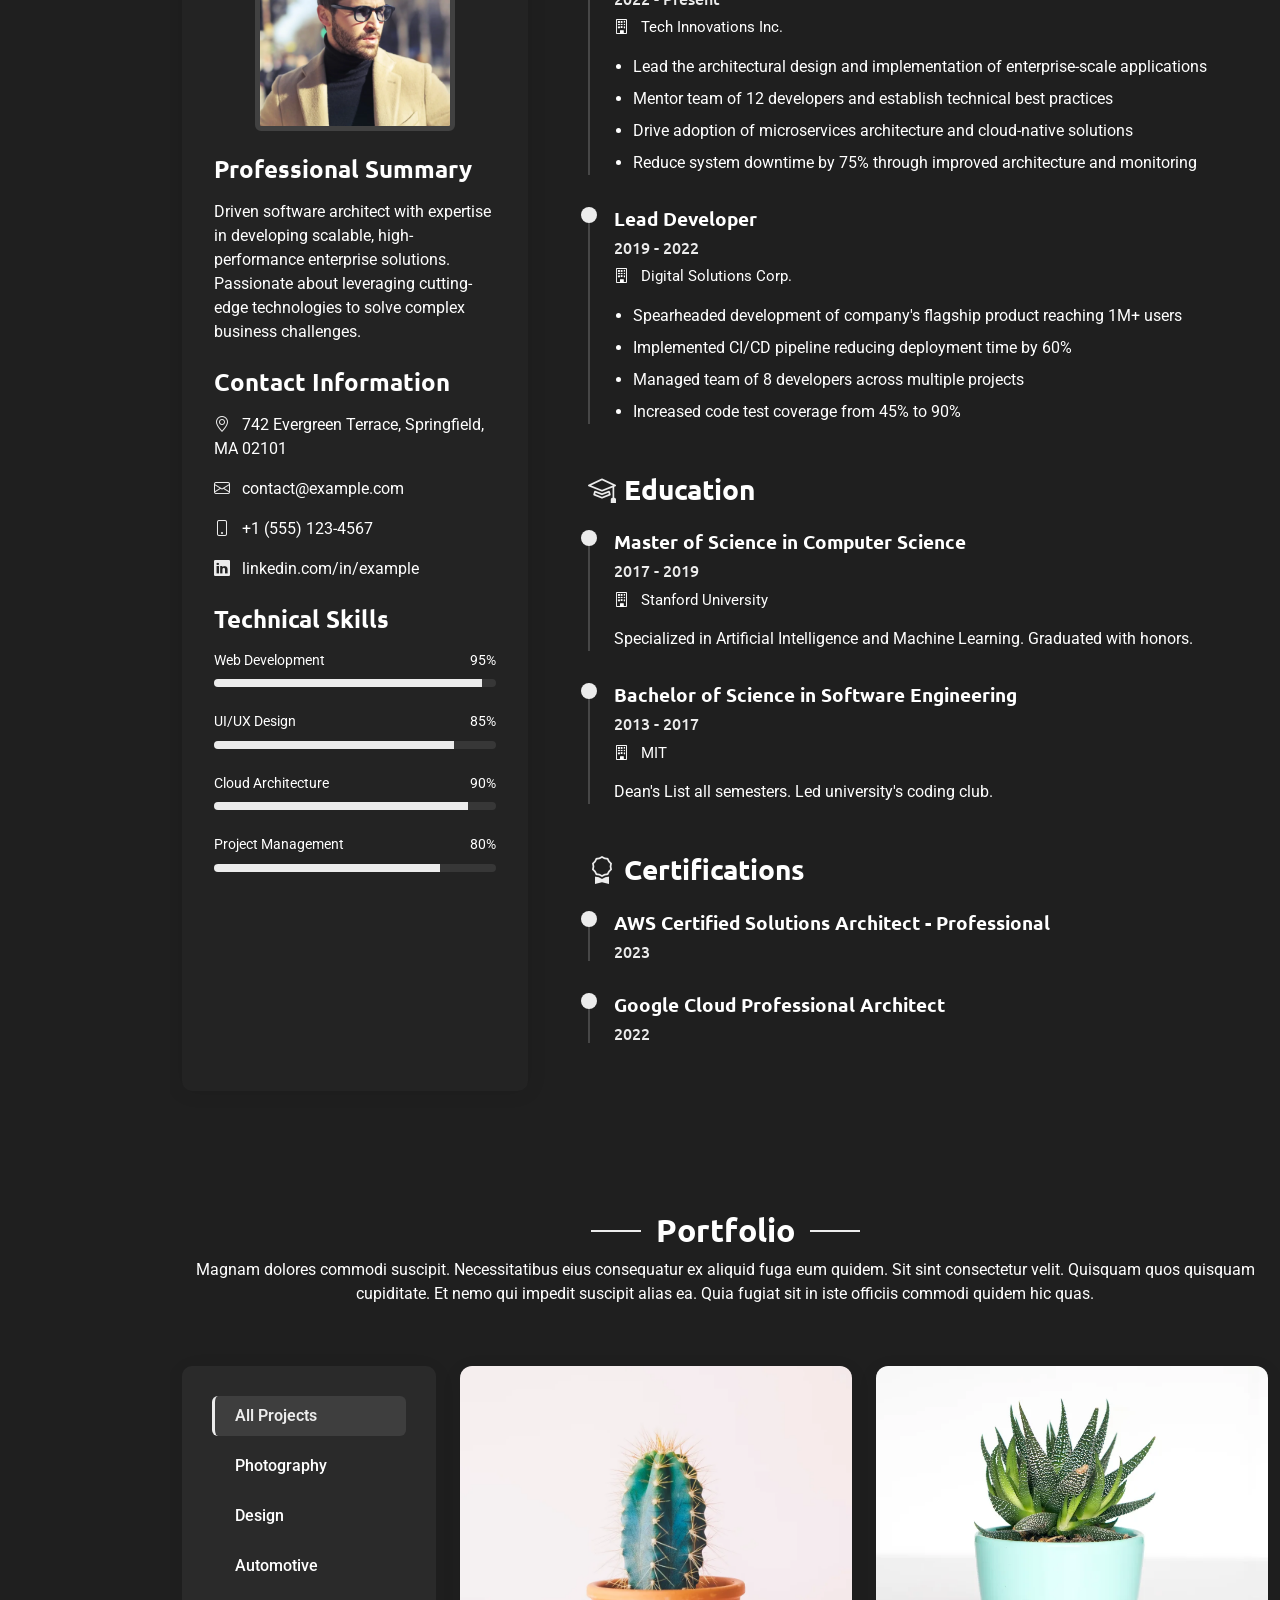
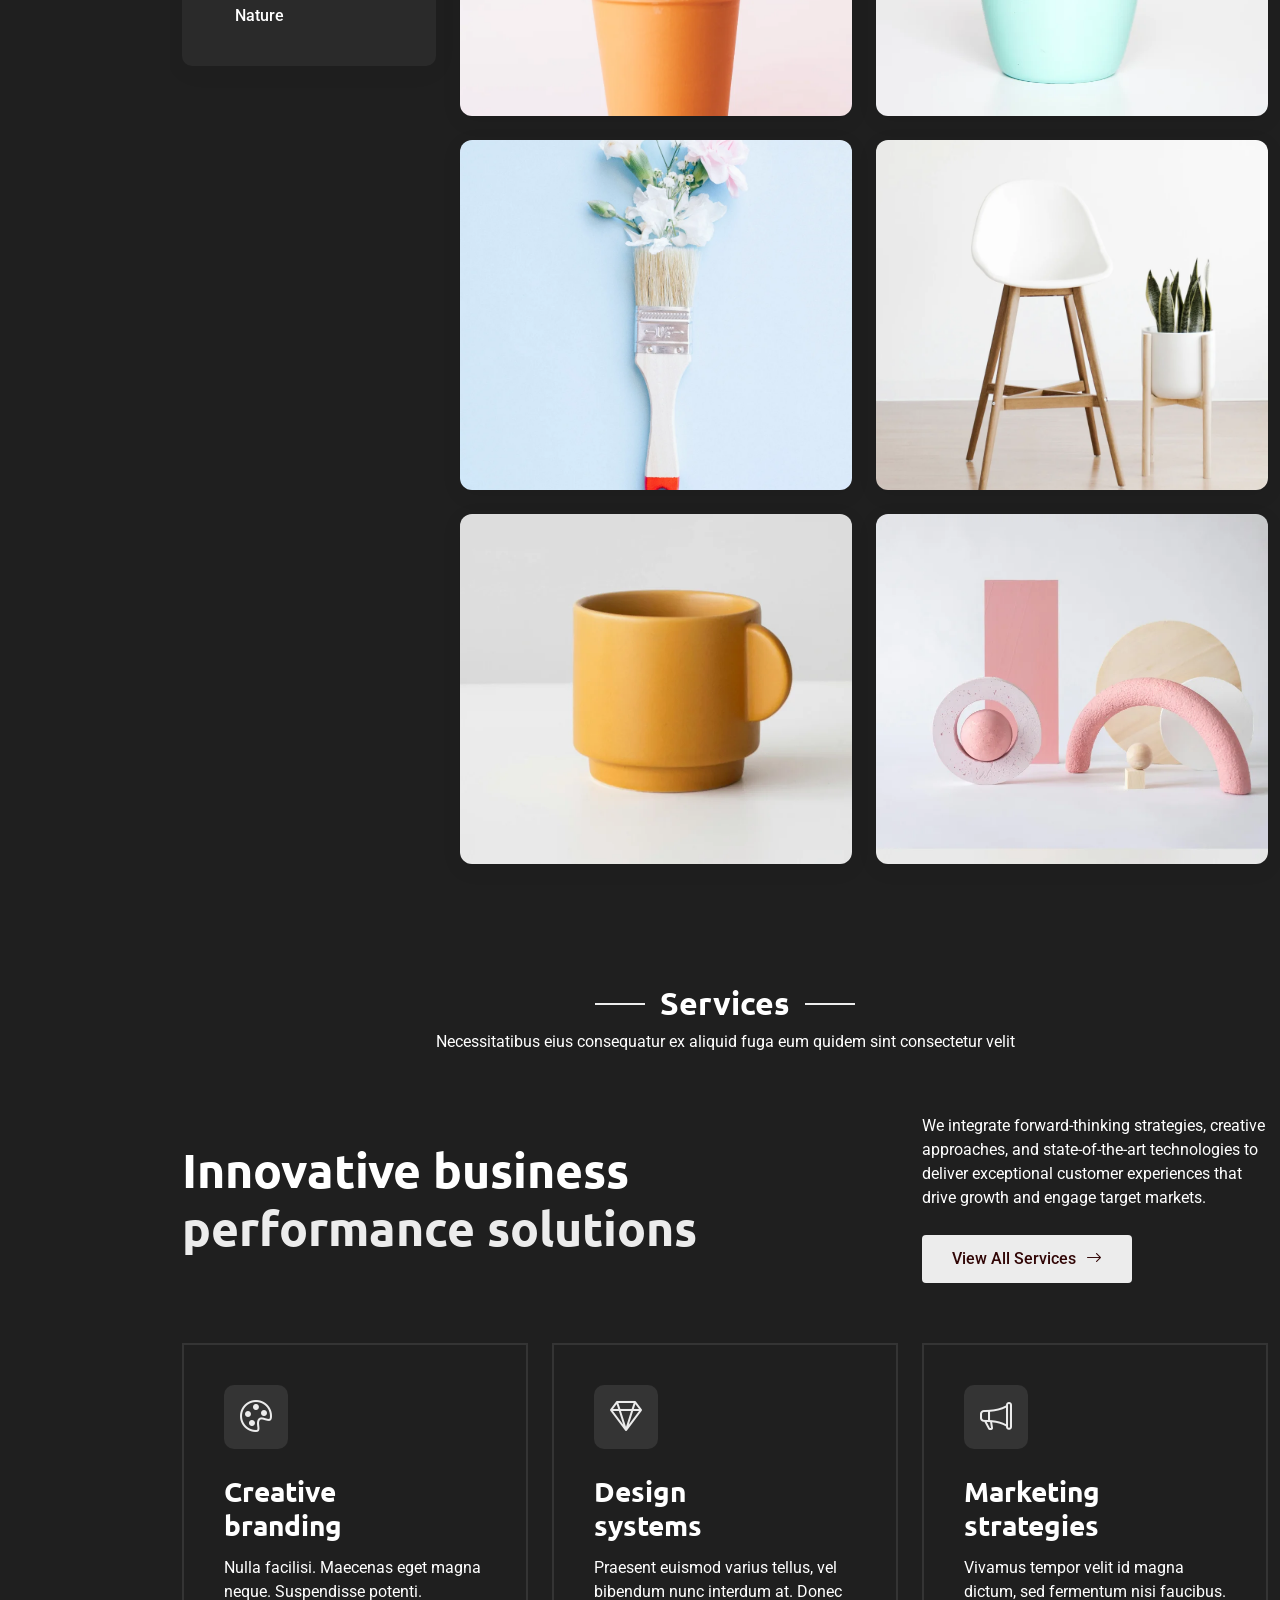
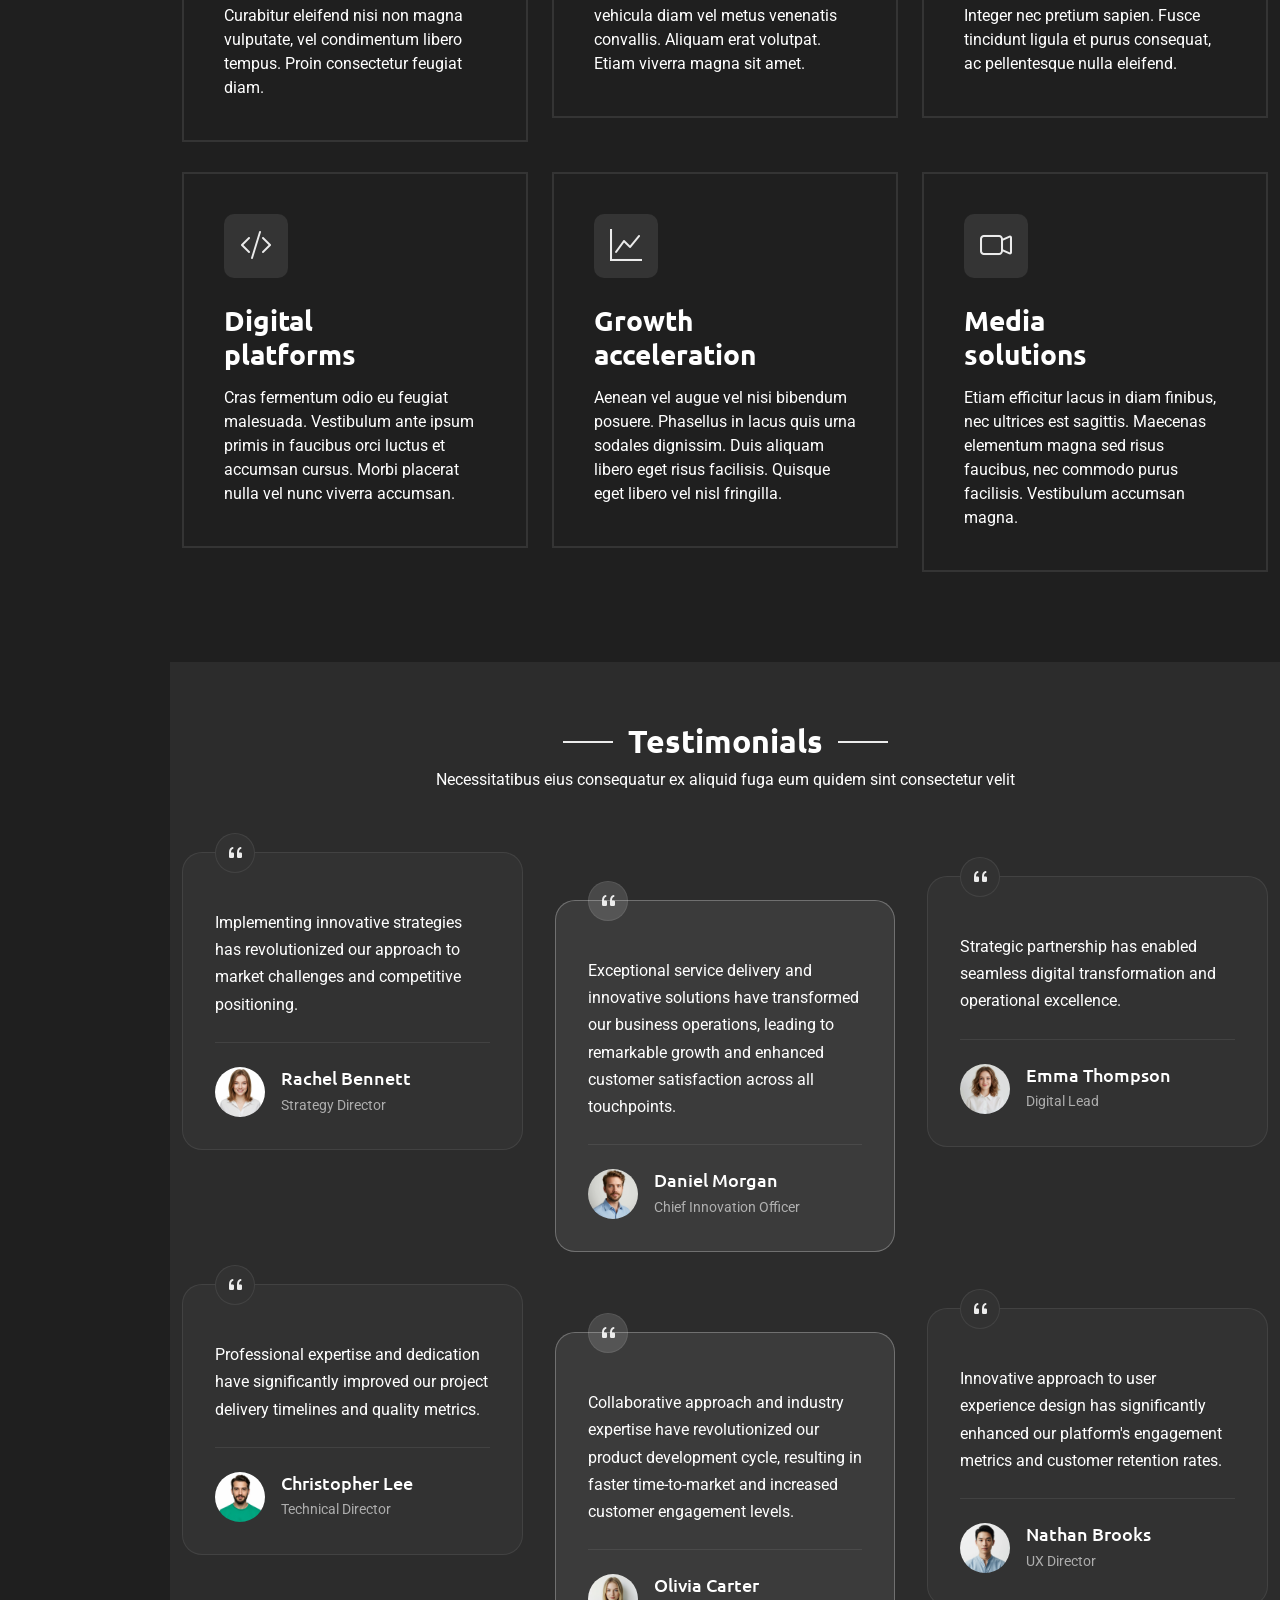
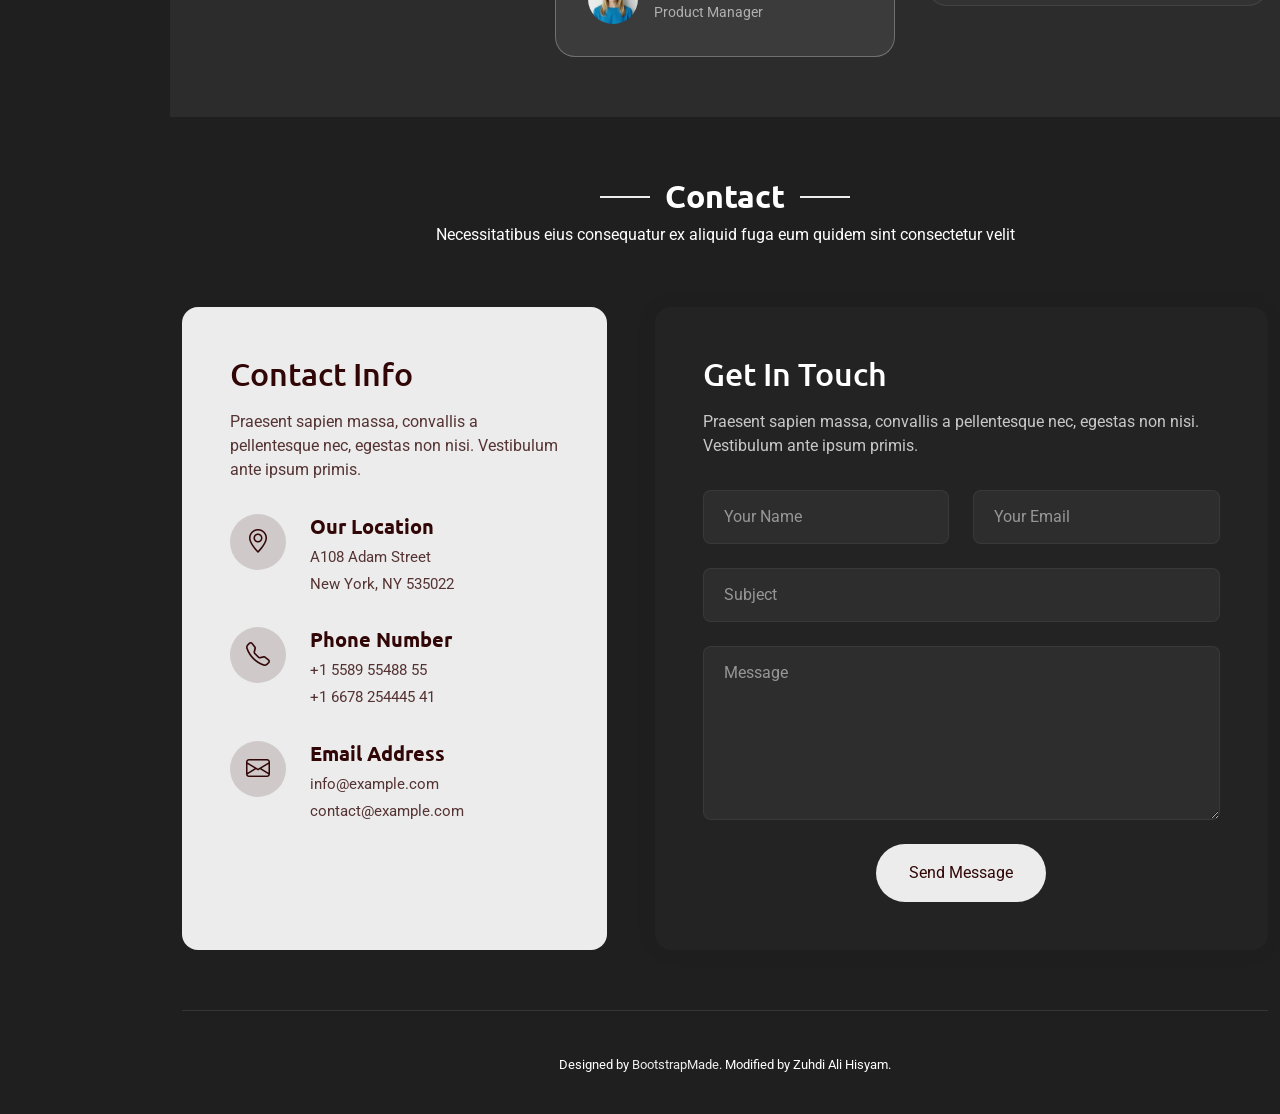
<file: index-lama.html>
<!DOCTYPE html>
<html lang="en">
  <head>
    <meta charset="utf-8" />
    <meta content="width=device-width, initial-scale=1.0" name="viewport" />
    <title>Index - SnapFolio Bootstrap Template</title>
    <meta name="description" content="" />
    <meta name="keywords" content="" />

    <!-- Favicons -->
    <link href="assets/img/favicon.png" rel="icon" />
    <link href="assets/img/apple-touch-icon.png" rel="apple-touch-icon" />

    <!-- Fonts -->
    <link href="https://fonts.googleapis.com" rel="preconnect" />
    <link href="https://fonts.gstatic.com" rel="preconnect" crossorigin />
    <link
      href="https://fonts.googleapis.com/css2?family=Roboto:ital,wght@0,100;0,300;0,400;0,500;0,700;0,900;1,100;1,300;1,400;1,500;1,700;1,900&family=Ubuntu:ital,wght@0,300;0,400;0,500;0,700;1,300;1,400;1,500;1,700&family=Nunito:ital,wght@0,200;0,300;0,400;0,500;0,600;0,700;0,800;0,900;1,200;1,300;1,400;1,500;1,600;1,700;1,800;1,900&display=swap"
      rel="stylesheet"
    />

    <!-- Vendor CSS Files -->
    <link
      href="assets/vendor/bootstrap/css/bootstrap.min.css"
      rel="stylesheet"
    />
    <link
      href="assets/vendor/bootstrap-icons/bootstrap-icons.css"
      rel="stylesheet"
    />
    <link href="assets/vendor/aos/aos.css" rel="stylesheet" />
    <link
      href="assets/vendor/glightbox/css/glightbox.min.css"
      rel="stylesheet"
    />
    <link href="assets/vendor/swiper/swiper-bundle.min.css" rel="stylesheet" />

    <!-- Main CSS File -->
    <link href="assets/css/main.css" rel="stylesheet" />

    <!-- =======================================================
  * Template Name: SnapFolio
  * Template URL: https://bootstrapmade.com/snapfolio-bootstrap-portfolio-template/
  * Updated: Jul 21 2025 with Bootstrap v5.3.7
  * Author: BootstrapMade.com
  * License: https://bootstrapmade.com/license/
  ======================================================== -->
  </head>

  <body class="index-page">
    <header
      id="header"
      class="header dark-background d-flex flex-column justify-content-center"
    >
      <i class="header-toggle d-xl-none bi bi-list"></i>

      <div class="header-container d-flex flex-column align-items-start">
        <nav id="navmenu" class="navmenu">
          <ul>
            <li>
              <a href="#hero" class="active"
                ><i class="bi bi-house navicon"></i>Home</a
              >
            </li>
            <li>
              <a href="#about"><i class="bi bi-person navicon"></i> About</a>
            </li>
            <li>
              <a href="#resume"
                ><i class="bi bi-file-earmark-text navicon"></i> Resume</a
              >
            </li>
            <li>
              <a href="#portfolio"
                ><i class="bi bi-images navicon"></i> Portfolio</a
              >
            </li>
            <li>
              <a href="#services"
                ><i class="bi bi-hdd-stack navicon"></i> Services</a
              >
            </li>
            <li class="dropdown">
              <a href="#"
                ><i class="bi bi-menu-button navicon"></i>
                <span>Dropdown</span>
                <i class="bi bi-chevron-down toggle-dropdown"></i
              ></a>
              <ul>
                <li><a href="#">Dropdown 1</a></li>
                <li class="dropdown">
                  <a href="#"
                    ><span>Deep Dropdown</span>
                    <i class="bi bi-chevron-down toggle-dropdown"></i
                  ></a>
                  <ul>
                    <li><a href="#">Deep Dropdown 1</a></li>
                    <li><a href="#">Deep Dropdown 2</a></li>
                    <li><a href="#">Deep Dropdown 3</a></li>
                    <li><a href="#">Deep Dropdown 4</a></li>
                    <li><a href="#">Deep Dropdown 5</a></li>
                  </ul>
                </li>
                <li><a href="#">Dropdown 2</a></li>
                <li><a href="#">Dropdown 3</a></li>
                <li><a href="#">Dropdown 4</a></li>
              </ul>
            </li>
            <li>
              <a href="#contact"
                ><i class="bi bi-envelope navicon"></i> Contact</a
              >
            </li>
          </ul>
        </nav>

        <div class="social-links text-center">
          <a href="#" class="twitter"><i class="bi bi-twitter-x"></i></a>
          <a href="#" class="facebook"><i class="bi bi-facebook"></i></a>
          <a href="#" class="instagram"><i class="bi bi-instagram"></i></a>
          <a href="#" class="google-plus"><i class="bi bi-skype"></i></a>
          <a href="#" class="linkedin"><i class="bi bi-linkedin"></i></a>
        </div>
      </div>
    </header>

    <main class="main">
      <!-- Hero Section -->
      <section id="hero" class="hero section">
        <div class="background-elements">
          <div class="bg-circle circle-1"></div>
          <div class="bg-circle circle-2"></div>
        </div>

        <div class="hero-content">
          <div class="container">
            <div class="row align-items-center">
              <div class="col-lg-6" data-aos="fade-right" data-aos-delay="100">
                <div class="hero-text">
                  <h1>Snap<span class="accent-text">Folio</span></h1>
                  <h2>Alexander Chen</h2>
                  <p class="lead">
                    I'm a
                    <span
                      class="typed"
                      data-typed-items="UI/UX Designer, Web Developer, Brand Strategist, Creative Director"
                    ></span>
                  </p>
                  <p class="description">
                    Passionate about creating exceptional digital experiences
                    that blend innovative design with functional development.
                    Let's bring your vision to life.
                  </p>

                  <div class="hero-actions">
                    <a href="#portfolio" class="btn btn-primary"
                      >View My Work</a
                    >
                    <a href="#contact" class="btn btn-outline">Get In Touch</a>
                  </div>

                  <div class="social-links">
                    <a href="#"><i class="bi bi-dribbble"></i></a>
                    <a href="#"><i class="bi bi-behance"></i></a>
                    <a href="#"><i class="bi bi-github"></i></a>
                    <a href="#"><i class="bi bi-linkedin"></i></a>
                  </div>
                </div>
              </div>

              <div class="col-lg-6" data-aos="fade-left" data-aos-delay="200">
                <div class="hero-visual">
                  <div class="profile-container">
                    <div class="profile-background"></div>
                    <img
                      src="assets/img/profile/profile-2.webp"
                      alt="Alexander Chen"
                      class="profile-image"
                    />
                  </div>
                </div>
              </div>
            </div>
          </div>
        </div>
      </section>
      <!-- /Hero Section -->

      <!-- About Section -->
      <section id="about" class="about section">
        <div class="container" data-aos="fade-up" data-aos-delay="100">
          <div class="row">
            <div class="col-lg-5" data-aos="zoom-in" data-aos-delay="200">
              <div class="profile-card">
                <div class="profile-header">
                  <div class="profile-image">
                    <img
                      src="assets/img/profile/profile-square-3.webp"
                      alt="Profile Image"
                      class="img-fluid"
                    />
                  </div>
                  <div class="profile-badge">
                    <i class="bi bi-check-circle-fill"></i>
                  </div>
                </div>

                <div class="profile-content">
                  <h3>Marcus Thompson</h3>
                  <p class="profession">Creative Director &amp; Developer</p>

                  <div class="contact-links">
                    <a href="mailto:marcus@example.com" class="contact-item">
                      <i class="bi bi-envelope"></i>
                      marcus@example.com
                    </a>
                    <a href="tel:+15551234567" class="contact-item">
                      <i class="bi bi-telephone"></i>
                      +1 (555) 123-4567
                    </a>
                    <a href="#" class="contact-item">
                      <i class="bi bi-geo-alt"></i>
                      San Francisco, CA
                    </a>
                  </div>
                </div>
              </div>
            </div>

            <div class="col-lg-7" data-aos="fade-left" data-aos-delay="300">
              <div class="about-content">
                <div class="section-header">
                  <span class="badge-text">Get to Know Me</span>
                  <h2>Passionate About Creating Digital Experiences</h2>
                </div>

                <div class="description">
                  <p>
                    Sed ut perspiciatis unde omnis iste natus error sit
                    voluptatem accusantium doloremque laudantium, totam rem
                    aperiam, eaque ipsa quae ab illo inventore veritatis et
                    quasi architecto beatae vitae dicta sunt explicabo.
                  </p>

                  <p>
                    Ut enim ad minima veniam, quis nostrum exercitationem ullam
                    corporis suscipit laboriosam, nisi ut aliquid ex ea commodi
                    consequatur.
                  </p>
                </div>

                <div class="stats-grid">
                  <div class="stat-item">
                    <div class="stat-number">150+</div>
                    <div class="stat-label">Projects Completed</div>
                  </div>
                  <div class="stat-item">
                    <div class="stat-number">5+</div>
                    <div class="stat-label">Years Experience</div>
                  </div>
                  <div class="stat-item">
                    <div class="stat-number">98%</div>
                    <div class="stat-label">Client Satisfaction</div>
                  </div>
                </div>

                <div class="details-grid">
                  <div class="detail-row">
                    <div class="detail-item">
                      <span class="detail-label">Specialization</span>
                      <span class="detail-value"
                        >UI/UX Design &amp; Development</span
                      >
                    </div>
                    <div class="detail-item">
                      <span class="detail-label">Experience Level</span>
                      <span class="detail-value">Senior Professional</span>
                    </div>
                  </div>
                  <div class="detail-row">
                    <div class="detail-item">
                      <span class="detail-label">Education</span>
                      <span class="detail-value">Computer Science, MIT</span>
                    </div>
                    <div class="detail-item">
                      <span class="detail-label">Languages</span>
                      <span class="detail-value">English, Spanish, French</span>
                    </div>
                  </div>
                </div>

                <div class="cta-section">
                  <a href="#" class="btn btn-primary">
                    <i class="bi bi-download"></i>
                    Download Resume
                  </a>
                  <a href="#" class="btn btn-outline">
                    <i class="bi bi-chat-dots"></i>
                    Let's Talk
                  </a>
                </div>
              </div>
            </div>
          </div>
        </div>
      </section>
      <!-- /About Section -->

      <!-- Stats Section -->
      <section id="stats" class="stats section light-background">
        <div class="container" data-aos="fade-up" data-aos-delay="100">
          <div class="row justify-content-center">
            <div class="col-lg-10">
              <div class="stats-wrapper">
                <div class="stats-item" data-aos="zoom-in" data-aos-delay="150">
                  <div class="icon-wrapper">
                    <i class="bi bi-emoji-smile"></i>
                  </div>
                  <span
                    data-purecounter-start="0"
                    data-purecounter-end="232"
                    data-purecounter-duration="1"
                    class="purecounter"
                  ></span>
                  <p>Happy Clients</p>
                </div>
                <!-- End Stats Item -->

                <div class="stats-item" data-aos="zoom-in" data-aos-delay="200">
                  <div class="icon-wrapper">
                    <i class="bi bi-journal-richtext"></i>
                  </div>
                  <span
                    data-purecounter-start="0"
                    data-purecounter-end="521"
                    data-purecounter-duration="1"
                    class="purecounter"
                  ></span>
                  <p>Projects</p>
                </div>
                <!-- End Stats Item -->

                <div class="stats-item" data-aos="zoom-in" data-aos-delay="250">
                  <div class="icon-wrapper">
                    <i class="bi bi-headset"></i>
                  </div>
                  <span
                    data-purecounter-start="0"
                    data-purecounter-end="1463"
                    data-purecounter-duration="1"
                    class="purecounter"
                  ></span>
                  <p>Hours Of Support</p>
                </div>
                <!-- End Stats Item -->

                <div class="stats-item" data-aos="zoom-in" data-aos-delay="300">
                  <div class="icon-wrapper">
                    <i class="bi bi-people"></i>
                  </div>
                  <span
                    data-purecounter-start="0"
                    data-purecounter-end="15"
                    data-purecounter-duration="1"
                    class="purecounter"
                  ></span>
                  <p>Hard Workers</p>
                </div>
                <!-- End Stats Item -->
              </div>
            </div>
          </div>
        </div>
      </section>
      <!-- /Stats Section -->

      <!-- Skills Section -->
      <section id="skills" class="skills section">
        <!-- Section Title -->
        <div class="container section-title" data-aos="fade-up">
          <h2>Skills</h2>
          <p>
            Necessitatibus eius consequatur ex aliquid fuga eum quidem sint
            consectetur velit
          </p>
        </div>
        <!-- End Section Title -->

        <div class="container" data-aos="fade-up" data-aos-delay="100">
          <div class="row">
            <div class="col-lg-6">
              <div
                class="skills-category"
                data-aos="fade-up"
                data-aos-delay="200"
              >
                <h3>Front-end Development</h3>
                <div class="skills-animation">
                  <div class="skill-item">
                    <div
                      class="d-flex justify-content-between align-items-center"
                    >
                      <h4>HTML/CSS</h4>
                      <span class="skill-percentage">95%</span>
                    </div>
                    <div class="progress">
                      <div
                        class="progress-bar"
                        role="progressbar"
                        aria-valuenow="95"
                        aria-valuemin="0"
                        aria-valuemax="100"
                      ></div>
                    </div>
                    <div class="skill-tooltip">
                      Expert level knowledge of semantic HTML5 and modern CSS3
                      techniques
                    </div>
                  </div>

                  <div class="skill-item">
                    <div
                      class="d-flex justify-content-between align-items-center"
                    >
                      <h4>JavaScript</h4>
                      <span class="skill-percentage">85%</span>
                    </div>
                    <div class="progress">
                      <div
                        class="progress-bar"
                        role="progressbar"
                        aria-valuenow="85"
                        aria-valuemin="0"
                        aria-valuemax="100"
                      ></div>
                    </div>
                    <div class="skill-tooltip">
                      Strong proficiency in ES6+, DOM manipulation, and modern
                      frameworks
                    </div>
                  </div>

                  <div class="skill-item">
                    <div
                      class="d-flex justify-content-between align-items-center"
                    >
                      <h4>React</h4>
                      <span class="skill-percentage">80%</span>
                    </div>
                    <div class="progress">
                      <div
                        class="progress-bar"
                        role="progressbar"
                        aria-valuenow="80"
                        aria-valuemin="0"
                        aria-valuemax="100"
                      ></div>
                    </div>
                    <div class="skill-tooltip">
                      Experience with React hooks, state management, and
                      component architecture
                    </div>
                  </div>
                </div>
              </div>
              <!-- End Frontend Skills -->
            </div>

            <div class="col-lg-6">
              <div
                class="skills-category"
                data-aos="fade-up"
                data-aos-delay="300"
              >
                <h3>Back-end Development</h3>
                <div class="skills-animation">
                  <div class="skill-item">
                    <div
                      class="d-flex justify-content-between align-items-center"
                    >
                      <h4>Node.js</h4>
                      <span class="skill-percentage">75%</span>
                    </div>
                    <div class="progress">
                      <div
                        class="progress-bar"
                        role="progressbar"
                        aria-valuenow="75"
                        aria-valuemin="0"
                        aria-valuemax="100"
                      ></div>
                    </div>
                    <div class="skill-tooltip">
                      Server-side JavaScript development with Express and REST
                      APIs
                    </div>
                  </div>

                  <div class="skill-item">
                    <div
                      class="d-flex justify-content-between align-items-center"
                    >
                      <h4>Python</h4>
                      <span class="skill-percentage">70%</span>
                    </div>
                    <div class="progress">
                      <div
                        class="progress-bar"
                        role="progressbar"
                        aria-valuenow="70"
                        aria-valuemin="0"
                        aria-valuemax="100"
                      ></div>
                    </div>
                    <div class="skill-tooltip">
                      Python development with Django and data analysis tools
                    </div>
                  </div>

                  <div class="skill-item">
                    <div
                      class="d-flex justify-content-between align-items-center"
                    >
                      <h4>SQL</h4>
                      <span class="skill-percentage">65%</span>
                    </div>
                    <div class="progress">
                      <div
                        class="progress-bar"
                        role="progressbar"
                        aria-valuenow="65"
                        aria-valuemin="0"
                        aria-valuemax="100"
                      ></div>
                    </div>
                    <div class="skill-tooltip">
                      Database design, optimization, and complex queries
                    </div>
                  </div>
                </div>
              </div>
              <!-- End Backend Skills -->
            </div>
          </div>
        </div>
      </section>
      <!-- /Skills Section -->

      <!-- Resume Section -->
      <section id="resume" class="resume section">
        <!-- Section Title -->
        <div class="container section-title" data-aos="fade-up">
          <h2>Resume</h2>
          <p>
            Magnam dolores commodi suscipit. Necessitatibus eius consequatur ex
            aliquid fuga eum quidem. Sit sint consectetur velit. Quisquam quos
            quisquam cupiditate. Et nemo qui impedit suscipit alias ea. Quia
            fugiat sit in iste officiis commodi quidem hic quas.
          </p>
        </div>
        <!-- End Section Title -->

        <div class="container" data-aos="fade-up" data-aos-delay="100">
          <div class="row gy-4">
            <!-- Left column with summary and contact -->
            <div class="col-lg-4">
              <div
                class="resume-side"
                data-aos="fade-right"
                data-aos-delay="100"
              >
                <div class="profile-img mb-4">
                  <img
                    src="assets/img/profile/profile-square-2.webp"
                    alt="Profile"
                    class="img-fluid rounded"
                  />
                </div>

                <h3>Professional Summary</h3>
                <p>
                  Driven software architect with expertise in developing
                  scalable, high-performance enterprise solutions. Passionate
                  about leveraging cutting-edge technologies to solve complex
                  business challenges.
                </p>

                <h3 class="mt-4">Contact Information</h3>
                <ul class="contact-info list-unstyled">
                  <li>
                    <i class="bi bi-geo-alt"></i> 742 Evergreen Terrace,
                    Springfield, MA 02101
                  </li>
                  <li><i class="bi bi-envelope"></i> contact@example.com</li>
                  <li><i class="bi bi-phone"></i> +1 (555) 123-4567</li>
                  <li>
                    <i class="bi bi-linkedin"></i> linkedin.com/in/example
                  </li>
                </ul>

                <div class="skills-animation mt-4">
                  <h3>Technical Skills</h3>
                  <div class="skill-item">
                    <div class="d-flex justify-content-between">
                      <span>Web Development</span>
                      <span>95%</span>
                    </div>
                    <div class="progress">
                      <div
                        class="progress-bar"
                        role="progressbar"
                        aria-valuenow="95"
                        aria-valuemin="0"
                        aria-valuemax="100"
                      ></div>
                    </div>
                  </div>

                  <div class="skill-item">
                    <div class="d-flex justify-content-between">
                      <span>UI/UX Design</span>
                      <span>85%</span>
                    </div>
                    <div class="progress">
                      <div
                        class="progress-bar"
                        role="progressbar"
                        aria-valuenow="85"
                        aria-valuemin="0"
                        aria-valuemax="100"
                      ></div>
                    </div>
                  </div>

                  <div class="skill-item">
                    <div class="d-flex justify-content-between">
                      <span>Cloud Architecture</span>
                      <span>90%</span>
                    </div>
                    <div class="progress">
                      <div
                        class="progress-bar"
                        role="progressbar"
                        aria-valuenow="90"
                        aria-valuemin="0"
                        aria-valuemax="100"
                      ></div>
                    </div>
                  </div>

                  <div class="skill-item">
                    <div class="d-flex justify-content-between">
                      <span>Project Management</span>
                      <span>80%</span>
                    </div>
                    <div class="progress">
                      <div
                        class="progress-bar"
                        role="progressbar"
                        aria-valuenow="80"
                        aria-valuemin="0"
                        aria-valuemax="100"
                      ></div>
                    </div>
                  </div>
                </div>
              </div>
            </div>

            <!-- Right column with experience and education -->
            <div class="col-lg-8 ps-4 ps-lg-5">
              <!-- Experience Section -->
              <div class="resume-section" data-aos="fade-up">
                <h3>
                  <i class="bi bi-briefcase me-2"></i>Professional Experience
                </h3>

                <div class="resume-item">
                  <h4>Senior Software Architect</h4>
                  <h5>2022 - Present</h5>
                  <p class="company">
                    <i class="bi bi-building"></i> Tech Innovations Inc.
                  </p>
                  <ul>
                    <li>
                      Lead the architectural design and implementation of
                      enterprise-scale applications
                    </li>
                    <li>
                      Mentor team of 12 developers and establish technical best
                      practices
                    </li>
                    <li>
                      Drive adoption of microservices architecture and
                      cloud-native solutions
                    </li>
                    <li>
                      Reduce system downtime by 75% through improved
                      architecture and monitoring
                    </li>
                  </ul>
                </div>

                <div class="resume-item">
                  <h4>Lead Developer</h4>
                  <h5>2019 - 2022</h5>
                  <p class="company">
                    <i class="bi bi-building"></i> Digital Solutions Corp.
                  </p>
                  <ul>
                    <li>
                      Spearheaded development of company's flagship product
                      reaching 1M+ users
                    </li>
                    <li>
                      Implemented CI/CD pipeline reducing deployment time by 60%
                    </li>
                    <li>
                      Managed team of 8 developers across multiple projects
                    </li>
                    <li>Increased code test coverage from 45% to 90%</li>
                  </ul>
                </div>
              </div>

              <!-- Education Section -->
              <div
                class="resume-section"
                data-aos="fade-up"
                data-aos-delay="100"
              >
                <h3><i class="bi bi-mortarboard me-2"></i>Education</h3>

                <div class="resume-item">
                  <h4>Master of Science in Computer Science</h4>
                  <h5>2017 - 2019</h5>
                  <p class="company">
                    <i class="bi bi-building"></i> Stanford University
                  </p>
                  <p>
                    Specialized in Artificial Intelligence and Machine Learning.
                    Graduated with honors.
                  </p>
                </div>

                <div class="resume-item">
                  <h4>Bachelor of Science in Software Engineering</h4>
                  <h5>2013 - 2017</h5>
                  <p class="company"><i class="bi bi-building"></i> MIT</p>
                  <p>
                    Dean's List all semesters. Led university's coding club.
                  </p>
                </div>
              </div>

              <!-- Certifications Section -->
              <div
                class="resume-section"
                data-aos="fade-up"
                data-aos-delay="200"
              >
                <h3><i class="bi bi-award me-2"></i>Certifications</h3>

                <div class="resume-item">
                  <h4>AWS Certified Solutions Architect - Professional</h4>
                  <h5>2023</h5>
                </div>

                <div class="resume-item">
                  <h4>Google Cloud Professional Architect</h4>
                  <h5>2022</h5>
                </div>
              </div>
            </div>
          </div>
        </div>
      </section>
      <!-- /Resume Section -->

      <!-- Portfolio Section -->
      <section id="portfolio" class="portfolio section">
        <!-- Section Title -->
        <div class="container section-title" data-aos="fade-up">
          <h2>Portfolio</h2>
          <p>
            Magnam dolores commodi suscipit. Necessitatibus eius consequatur ex
            aliquid fuga eum quidem. Sit sint consectetur velit. Quisquam quos
            quisquam cupiditate. Et nemo qui impedit suscipit alias ea. Quia
            fugiat sit in iste officiis commodi quidem hic quas.
          </p>
        </div>
        <!-- End Section Title -->

        <div class="container" data-aos="fade-up" data-aos-delay="100">
          <div
            class="isotope-layout"
            data-default-filter="*"
            data-layout="masonry"
            data-sort="original-order"
          >
            <div class="row">
              <div class="col-lg-3 filter-sidebar">
                <div
                  class="filters-wrapper"
                  data-aos="fade-right"
                  data-aos-delay="150"
                >
                  <ul class="portfolio-filters isotope-filters">
                    <li data-filter="*" class="filter-active">All Projects</li>
                    <li data-filter=".filter-photography">Photography</li>
                    <li data-filter=".filter-design">Design</li>
                    <li data-filter=".filter-automotive">Automotive</li>
                    <li data-filter=".filter-nature">Nature</li>
                  </ul>
                </div>
              </div>

              <div class="col-lg-9">
                <div
                  class="row gy-4 portfolio-container isotope-container"
                  data-aos="fade-up"
                  data-aos-delay="200"
                >
                  <div
                    class="col-lg-6 col-md-6 portfolio-item isotope-item filter-photography"
                  >
                    <div class="portfolio-wrap">
                      <img
                        src="assets/img/portfolio/portfolio-portrait-1.webp"
                        class="img-fluid"
                        alt="Portfolio Image"
                        loading="lazy"
                      />
                      <div class="portfolio-info">
                        <div class="content">
                          <span class="category">Photography</span>
                          <h4>Capturing Moments</h4>
                          <div class="portfolio-links">
                            <a
                              href="assets/img/portfolio/portfolio-portrait-1.webp"
                              class="glightbox"
                              title="Capturing Moments"
                              ><i class="bi bi-plus-lg"></i
                            ></a>
                            <a
                              href="portfolio-details.html"
                              title="More Details"
                              ><i class="bi bi-arrow-right"></i
                            ></a>
                          </div>
                        </div>
                      </div>
                    </div>
                  </div>
                  <!-- End Portfolio Item -->

                  <div
                    class="col-lg-6 col-md-6 portfolio-item isotope-item filter-design"
                  >
                    <div class="portfolio-wrap">
                      <img
                        src="assets/img/portfolio/portfolio-2.webp"
                        class="img-fluid"
                        alt="Portfolio Image"
                        loading="lazy"
                      />
                      <div class="portfolio-info">
                        <div class="content">
                          <span class="category">Web Design</span>
                          <h4>Woodcraft Design</h4>
                          <div class="portfolio-links">
                            <a
                              href="assets/img/portfolio/portfolio-2.webp"
                              class="glightbox"
                              title="Woodcraft Design"
                              ><i class="bi bi-plus-lg"></i
                            ></a>
                            <a
                              href="portfolio-details.html"
                              title="More Details"
                              ><i class="bi bi-arrow-right"></i
                            ></a>
                          </div>
                        </div>
                      </div>
                    </div>
                  </div>
                  <!-- End Portfolio Item -->

                  <div
                    class="col-lg-6 col-md-6 portfolio-item isotope-item filter-automotive"
                  >
                    <div class="portfolio-wrap">
                      <img
                        src="assets/img/portfolio/portfolio-portrait-2.webp"
                        class="img-fluid"
                        alt="Portfolio Image"
                        loading="lazy"
                      />
                      <div class="portfolio-info">
                        <div class="content">
                          <span class="category">Automotive</span>
                          <h4>Classic Beauty</h4>
                          <div class="portfolio-links">
                            <a
                              href="assets/img/portfolio/portfolio-portrait-2.webp"
                              class="glightbox"
                              title="Classic Beauty"
                              ><i class="bi bi-plus-lg"></i
                            ></a>
                            <a
                              href="portfolio-details.html"
                              title="More Details"
                              ><i class="bi bi-arrow-right"></i
                            ></a>
                          </div>
                        </div>
                      </div>
                    </div>
                  </div>
                  <!-- End Portfolio Item -->

                  <div
                    class="col-lg-6 col-md-6 portfolio-item isotope-item filter-nature"
                  >
                    <div class="portfolio-wrap">
                      <img
                        src="assets/img/portfolio/portfolio-portrait-4.webp"
                        class="img-fluid"
                        alt="Portfolio Image"
                        loading="lazy"
                      />
                      <div class="portfolio-info">
                        <div class="content">
                          <span class="category">Nature</span>
                          <h4>Natural Growth</h4>
                          <div class="portfolio-links">
                            <a
                              href="assets/img/portfolio/portfolio-portrait-4.webp"
                              class="glightbox"
                              title="Natural Growth"
                              ><i class="bi bi-plus-lg"></i
                            ></a>
                            <a
                              href="portfolio-details.html"
                              title="More Details"
                              ><i class="bi bi-arrow-right"></i
                            ></a>
                          </div>
                        </div>
                      </div>
                    </div>
                  </div>
                  <!-- End Portfolio Item -->

                  <div
                    class="col-lg-6 col-md-6 portfolio-item isotope-item filter-photography"
                  >
                    <div class="portfolio-wrap">
                      <img
                        src="assets/img/portfolio/portfolio-5.webp"
                        class="img-fluid"
                        alt="Portfolio Image"
                        loading="lazy"
                      />
                      <div class="portfolio-info">
                        <div class="content">
                          <span class="category">Photography</span>
                          <h4>Urban Stories</h4>
                          <div class="portfolio-links">
                            <a
                              href="assets/img/portfolio/portfolio-5.webp"
                              class="glightbox"
                              title="Urban Stories"
                              ><i class="bi bi-plus-lg"></i
                            ></a>
                            <a
                              href="portfolio-details.html"
                              title="More Details"
                              ><i class="bi bi-arrow-right"></i
                            ></a>
                          </div>
                        </div>
                      </div>
                    </div>
                  </div>
                  <!-- End Portfolio Item -->

                  <div
                    class="col-lg-6 col-md-6 portfolio-item isotope-item filter-design"
                  >
                    <div class="portfolio-wrap">
                      <img
                        src="assets/img/portfolio/portfolio-6.webp"
                        class="img-fluid"
                        alt="Portfolio Image"
                        loading="lazy"
                      />
                      <div class="portfolio-info">
                        <div class="content">
                          <span class="category">Web Design</span>
                          <h4>Digital Experience</h4>
                          <div class="portfolio-links">
                            <a
                              href="assets/img/portfolio/portfolio-6.webp"
                              class="glightbox"
                              title="Digital Experience"
                              ><i class="bi bi-plus-lg"></i
                            ></a>
                            <a
                              href="portfolio-details.html"
                              title="More Details"
                              ><i class="bi bi-arrow-right"></i
                            ></a>
                          </div>
                        </div>
                      </div>
                    </div>
                  </div>
                  <!-- End Portfolio Item -->
                </div>
                <!-- End Portfolio Container -->
              </div>
            </div>
          </div>
        </div>
      </section>
      <!-- /Portfolio Section -->

      <!-- Services Section -->
      <section id="services" class="services section">
        <!-- Section Title -->
        <div class="container section-title" data-aos="fade-up">
          <h2>Services</h2>
          <p>
            Necessitatibus eius consequatur ex aliquid fuga eum quidem sint
            consectetur velit
          </p>
        </div>
        <!-- End Section Title -->

        <div class="container" data-aos="fade-up" data-aos-delay="100">
          <div class="service-header">
            <div class="row align-items-center">
              <div class="col-lg-8 col-md-12">
                <div class="service-intro">
                  <h2 class="service-heading">
                    <div>Innovative business</div>
                    <div><span>performance solutions</span></div>
                  </h2>
                </div>
              </div>
              <div class="col-lg-4 col-md-12">
                <div class="service-summary">
                  <p>
                    We integrate forward-thinking strategies, creative
                    approaches, and state-of-the-art technologies to deliver
                    exceptional customer experiences that drive growth and
                    engage target markets.
                  </p>
                  <a href="services.html" class="service-btn">
                    View All Services
                    <i class="bi bi-arrow-right"></i>
                  </a>
                </div>
              </div>
            </div>
          </div>

          <div class="row justify-content-center">
            <div
              class="col-lg-4 col-md-6"
              data-aos="fade-up"
              data-aos-delay="100"
            >
              <div class="service-card position-relative z-1">
                <div class="service-icon">
                  <i class="bi bi-palette"></i>
                </div>
                <a
                  href="service-details.html"
                  class="card-action d-flex align-items-center justify-content-center rounded-circle"
                >
                  <i class="bi bi-arrow-up-right"></i>
                </a>
                <h3>
                  <a href="service-details.html">
                    Creative <span>branding</span>
                  </a>
                </h3>
                <p>
                  Nulla facilisi. Maecenas eget magna neque. Suspendisse
                  potenti. Curabitur eleifend nisi non magna vulputate, vel
                  condimentum libero tempus. Proin consectetur feugiat diam.
                </p>
              </div>
            </div>
            <div
              class="col-lg-4 col-md-6"
              data-aos="fade-up"
              data-aos-delay="200"
            >
              <div class="service-card position-relative z-1">
                <div class="service-icon">
                  <i class="bi bi-gem"></i>
                </div>
                <a
                  href="service-details.html"
                  class="card-action d-flex align-items-center justify-content-center rounded-circle"
                >
                  <i class="bi bi-arrow-up-right"></i>
                </a>
                <h3>
                  <a href="service-details.html">
                    Design <span>systems</span>
                  </a>
                </h3>
                <p>
                  Praesent euismod varius tellus, vel bibendum nunc interdum at.
                  Donec vehicula diam vel metus venenatis convallis. Aliquam
                  erat volutpat. Etiam viverra magna sit amet.
                </p>
              </div>
            </div>
            <div
              class="col-lg-4 col-md-6"
              data-aos="fade-up"
              data-aos-delay="300"
            >
              <div class="service-card position-relative z-1">
                <div class="service-icon">
                  <i class="bi bi-megaphone"></i>
                </div>
                <a
                  href="service-details.html"
                  class="card-action d-flex align-items-center justify-content-center rounded-circle"
                >
                  <i class="bi bi-arrow-up-right"></i>
                </a>
                <h3>
                  <a href="service-details.html">
                    Marketing <span>strategies</span>
                  </a>
                </h3>
                <p>
                  Vivamus tempor velit id magna dictum, sed fermentum nisi
                  faucibus. Integer nec pretium sapien. Fusce tincidunt ligula
                  et purus consequat, ac pellentesque nulla eleifend.
                </p>
              </div>
            </div>
            <div
              class="col-lg-4 col-md-6"
              data-aos="fade-up"
              data-aos-delay="100"
            >
              <div class="service-card position-relative z-1">
                <div class="service-icon">
                  <i class="bi bi-code-slash"></i>
                </div>
                <a
                  href="service-details.html"
                  class="card-action d-flex align-items-center justify-content-center rounded-circle"
                >
                  <i class="bi bi-arrow-up-right"></i>
                </a>
                <h3>
                  <a href="service-details.html">
                    Digital <span>platforms</span>
                  </a>
                </h3>
                <p>
                  Cras fermentum odio eu feugiat malesuada. Vestibulum ante
                  ipsum primis in faucibus orci luctus et accumsan cursus. Morbi
                  placerat nulla vel nunc viverra accumsan.
                </p>
              </div>
            </div>
            <div
              class="col-lg-4 col-md-6"
              data-aos="fade-up"
              data-aos-delay="200"
            >
              <div class="service-card position-relative z-1">
                <div class="service-icon">
                  <i class="bi bi-graph-up"></i>
                </div>
                <a
                  href="service-details.html"
                  class="card-action d-flex align-items-center justify-content-center rounded-circle"
                >
                  <i class="bi bi-arrow-up-right"></i>
                </a>
                <h3>
                  <a href="service-details.html">
                    Growth <span>acceleration</span>
                  </a>
                </h3>
                <p>
                  Aenean vel augue vel nisi bibendum posuere. Phasellus in lacus
                  quis urna sodales dignissim. Duis aliquam libero eget risus
                  facilisis. Quisque eget libero vel nisl fringilla.
                </p>
              </div>
            </div>
            <div
              class="col-lg-4 col-md-6"
              data-aos="fade-up"
              data-aos-delay="300"
            >
              <div class="service-card position-relative z-1">
                <div class="service-icon">
                  <i class="bi bi-camera-video"></i>
                </div>
                <a
                  href="service-details.html"
                  class="card-action d-flex align-items-center justify-content-center rounded-circle"
                >
                  <i class="bi bi-arrow-up-right"></i>
                </a>
                <h3>
                  <a href="service-details.html">
                    Media <span>solutions</span>
                  </a>
                </h3>
                <p>
                  Etiam efficitur lacus in diam finibus, nec ultrices est
                  sagittis. Maecenas elementum magna sed risus faucibus, nec
                  commodo purus facilisis. Vestibulum accumsan magna.
                </p>
              </div>
            </div>
          </div>
        </div>
      </section>
      <!-- /Services Section -->

      <!-- Testimonials Section -->
      <section id="testimonials" class="testimonials section light-background">
        <!-- Section Title -->
        <div class="container section-title" data-aos="fade-up">
          <h2>Testimonials</h2>
          <p>
            Necessitatibus eius consequatur ex aliquid fuga eum quidem sint
            consectetur velit
          </p>
        </div>
        <!-- End Section Title -->

        <div class="container">
          <div class="testimonial-masonry">
            <div class="testimonial-item" data-aos="fade-up">
              <div class="testimonial-content">
                <div class="quote-pattern">
                  <i class="bi bi-quote"></i>
                </div>
                <p>
                  Implementing innovative strategies has revolutionized our
                  approach to market challenges and competitive positioning.
                </p>
                <div class="client-info">
                  <div class="client-image">
                    <img src="assets/img/person/person-f-7.webp" alt="Client" />
                  </div>
                  <div class="client-details">
                    <h3>Rachel Bennett</h3>
                    <span class="position">Strategy Director</span>
                  </div>
                </div>
              </div>
            </div>

            <div
              class="testimonial-item highlight"
              data-aos="fade-up"
              data-aos-delay="100"
            >
              <div class="testimonial-content">
                <div class="quote-pattern">
                  <i class="bi bi-quote"></i>
                </div>
                <p>
                  Exceptional service delivery and innovative solutions have
                  transformed our business operations, leading to remarkable
                  growth and enhanced customer satisfaction across all
                  touchpoints.
                </p>
                <div class="client-info">
                  <div class="client-image">
                    <img src="assets/img/person/person-m-7.webp" alt="Client" />
                  </div>
                  <div class="client-details">
                    <h3>Daniel Morgan</h3>
                    <span class="position">Chief Innovation Officer</span>
                  </div>
                </div>
              </div>
            </div>

            <div
              class="testimonial-item"
              data-aos="fade-up"
              data-aos-delay="200"
            >
              <div class="testimonial-content">
                <div class="quote-pattern">
                  <i class="bi bi-quote"></i>
                </div>
                <p>
                  Strategic partnership has enabled seamless digital
                  transformation and operational excellence.
                </p>
                <div class="client-info">
                  <div class="client-image">
                    <img src="assets/img/person/person-f-8.webp" alt="Client" />
                  </div>
                  <div class="client-details">
                    <h3>Emma Thompson</h3>
                    <span class="position">Digital Lead</span>
                  </div>
                </div>
              </div>
            </div>

            <div
              class="testimonial-item"
              data-aos="fade-up"
              data-aos-delay="300"
            >
              <div class="testimonial-content">
                <div class="quote-pattern">
                  <i class="bi bi-quote"></i>
                </div>
                <p>
                  Professional expertise and dedication have significantly
                  improved our project delivery timelines and quality metrics.
                </p>
                <div class="client-info">
                  <div class="client-image">
                    <img src="assets/img/person/person-m-8.webp" alt="Client" />
                  </div>
                  <div class="client-details">
                    <h3>Christopher Lee</h3>
                    <span class="position">Technical Director</span>
                  </div>
                </div>
              </div>
            </div>

            <div
              class="testimonial-item highlight"
              data-aos="fade-up"
              data-aos-delay="400"
            >
              <div class="testimonial-content">
                <div class="quote-pattern">
                  <i class="bi bi-quote"></i>
                </div>
                <p>
                  Collaborative approach and industry expertise have
                  revolutionized our product development cycle, resulting in
                  faster time-to-market and increased customer engagement
                  levels.
                </p>
                <div class="client-info">
                  <div class="client-image">
                    <img src="assets/img/person/person-f-9.webp" alt="Client" />
                  </div>
                  <div class="client-details">
                    <h3>Olivia Carter</h3>
                    <span class="position">Product Manager</span>
                  </div>
                </div>
              </div>
            </div>

            <div
              class="testimonial-item"
              data-aos="fade-up"
              data-aos-delay="500"
            >
              <div class="testimonial-content">
                <div class="quote-pattern">
                  <i class="bi bi-quote"></i>
                </div>
                <p>
                  Innovative approach to user experience design has
                  significantly enhanced our platform's engagement metrics and
                  customer retention rates.
                </p>
                <div class="client-info">
                  <div class="client-image">
                    <img
                      src="assets/img/person/person-m-13.webp"
                      alt="Client"
                    />
                  </div>
                  <div class="client-details">
                    <h3>Nathan Brooks</h3>
                    <span class="position">UX Director</span>
                  </div>
                </div>
              </div>
            </div>
          </div>
        </div>
      </section>
      <!-- /Testimonials Section -->

      <!-- Contact Section -->
      <section id="contact" class="contact section">
        <!-- Section Title -->
        <div class="container section-title" data-aos="fade-up">
          <h2>Contact</h2>
          <p>
            Necessitatibus eius consequatur ex aliquid fuga eum quidem sint
            consectetur velit
          </p>
        </div>
        <!-- End Section Title -->

        <div class="container">
          <div class="row g-4 g-lg-5">
            <div class="col-lg-5">
              <div class="info-box">
                <h3>Contact Info</h3>
                <p>
                  Praesent sapien massa, convallis a pellentesque nec, egestas
                  non nisi. Vestibulum ante ipsum primis.
                </p>

                <div class="info-item">
                  <div class="icon-box">
                    <i class="bi bi-geo-alt"></i>
                  </div>
                  <div class="content">
                    <h4>Our Location</h4>
                    <p>A108 Adam Street</p>
                    <p>New York, NY 535022</p>
                  </div>
                </div>

                <div class="info-item">
                  <div class="icon-box">
                    <i class="bi bi-telephone"></i>
                  </div>
                  <div class="content">
                    <h4>Phone Number</h4>
                    <p>+1 5589 55488 55</p>
                    <p>+1 6678 254445 41</p>
                  </div>
                </div>

                <div class="info-item">
                  <div class="icon-box">
                    <i class="bi bi-envelope"></i>
                  </div>
                  <div class="content">
                    <h4>Email Address</h4>
                    <p>info@example.com</p>
                    <p>contact@example.com</p>
                  </div>
                </div>
              </div>
            </div>

            <div class="col-lg-7">
              <div class="contact-form">
                <h3>Get In Touch</h3>
                <p>
                  Praesent sapien massa, convallis a pellentesque nec, egestas
                  non nisi. Vestibulum ante ipsum primis.
                </p>

                <form
                  action="forms/contact.php"
                  method="post"
                  class="php-email-form"
                >
                  <div class="row gy-4">
                    <div class="col-md-6">
                      <input
                        type="text"
                        name="name"
                        class="form-control"
                        placeholder="Your Name"
                        required=""
                      />
                    </div>

                    <div class="col-md-6">
                      <input
                        type="email"
                        class="form-control"
                        name="email"
                        placeholder="Your Email"
                        required=""
                      />
                    </div>

                    <div class="col-12">
                      <input
                        type="text"
                        class="form-control"
                        name="subject"
                        placeholder="Subject"
                        required=""
                      />
                    </div>

                    <div class="col-12">
                      <textarea
                        class="form-control"
                        name="message"
                        rows="6"
                        placeholder="Message"
                        required=""
                      ></textarea>
                    </div>

                    <div class="col-12 text-center">
                      <div class="loading">Loading</div>
                      <div class="error-message"></div>
                      <div class="sent-message">
                        Your message has been sent. Thank you!
                      </div>

                      <button type="submit" class="btn">Send Message</button>
                    </div>
                  </div>
                </form>
              </div>
            </div>
          </div>
        </div>
      </section>
      <!-- /Contact Section -->
    </main>

    <footer id="footer" class="footer position-relative">
      <div class="container">
        <div class="copyright text-center"></div>
        <div class="credits">
          <!-- All the links in the footer should remain intact. -->
          <!-- You can delete the links only if you've purchased the pro version. -->
          <!-- Licensing information: https://bootstrapmade.com/license/ -->
          <!-- Purchase the pro version with working PHP/AJAX contact form: [buy-url] -->
          Designed by <a href="https://bootstrapmade.com/">BootstrapMade</a>.
          Modified by Zuhdi Ali Hisyam.
        </div>
      </div>
    </footer>

    <!-- Scroll Top -->
    <a
      href="#"
      id="scroll-top"
      class="scroll-top d-flex align-items-center justify-content-center"
      ><i class="bi bi-arrow-up-short"></i
    ></a>

    <!-- Preloader -->
    <div id="preloader"></div>

    <!-- Vendor JS Files -->
    <script src="assets/vendor/bootstrap/js/bootstrap.bundle.min.js"></script>
    <script src="assets/vendor/php-email-form/validate.js"></script>
    <script src="assets/vendor/aos/aos.js"></script>
    <script src="assets/vendor/typed.js/typed.umd.js"></script>
    <script src="assets/vendor/purecounter/purecounter_vanilla.js"></script>
    <script src="assets/vendor/waypoints/noframework.waypoints.js"></script>
    <script src="assets/vendor/isotope-layout/isotope.pkgd.min.js"></script>
    <script src="assets/vendor/imagesloaded/imagesloaded.pkgd.min.js"></script>
    <script src="assets/vendor/glightbox/js/glightbox.min.js"></script>
    <script src="assets/vendor/swiper/swiper-bundle.min.js"></script>

    <!-- Main JS File -->
    <script src="assets/js/main.js"></script>
  </body>
</html>
</file>
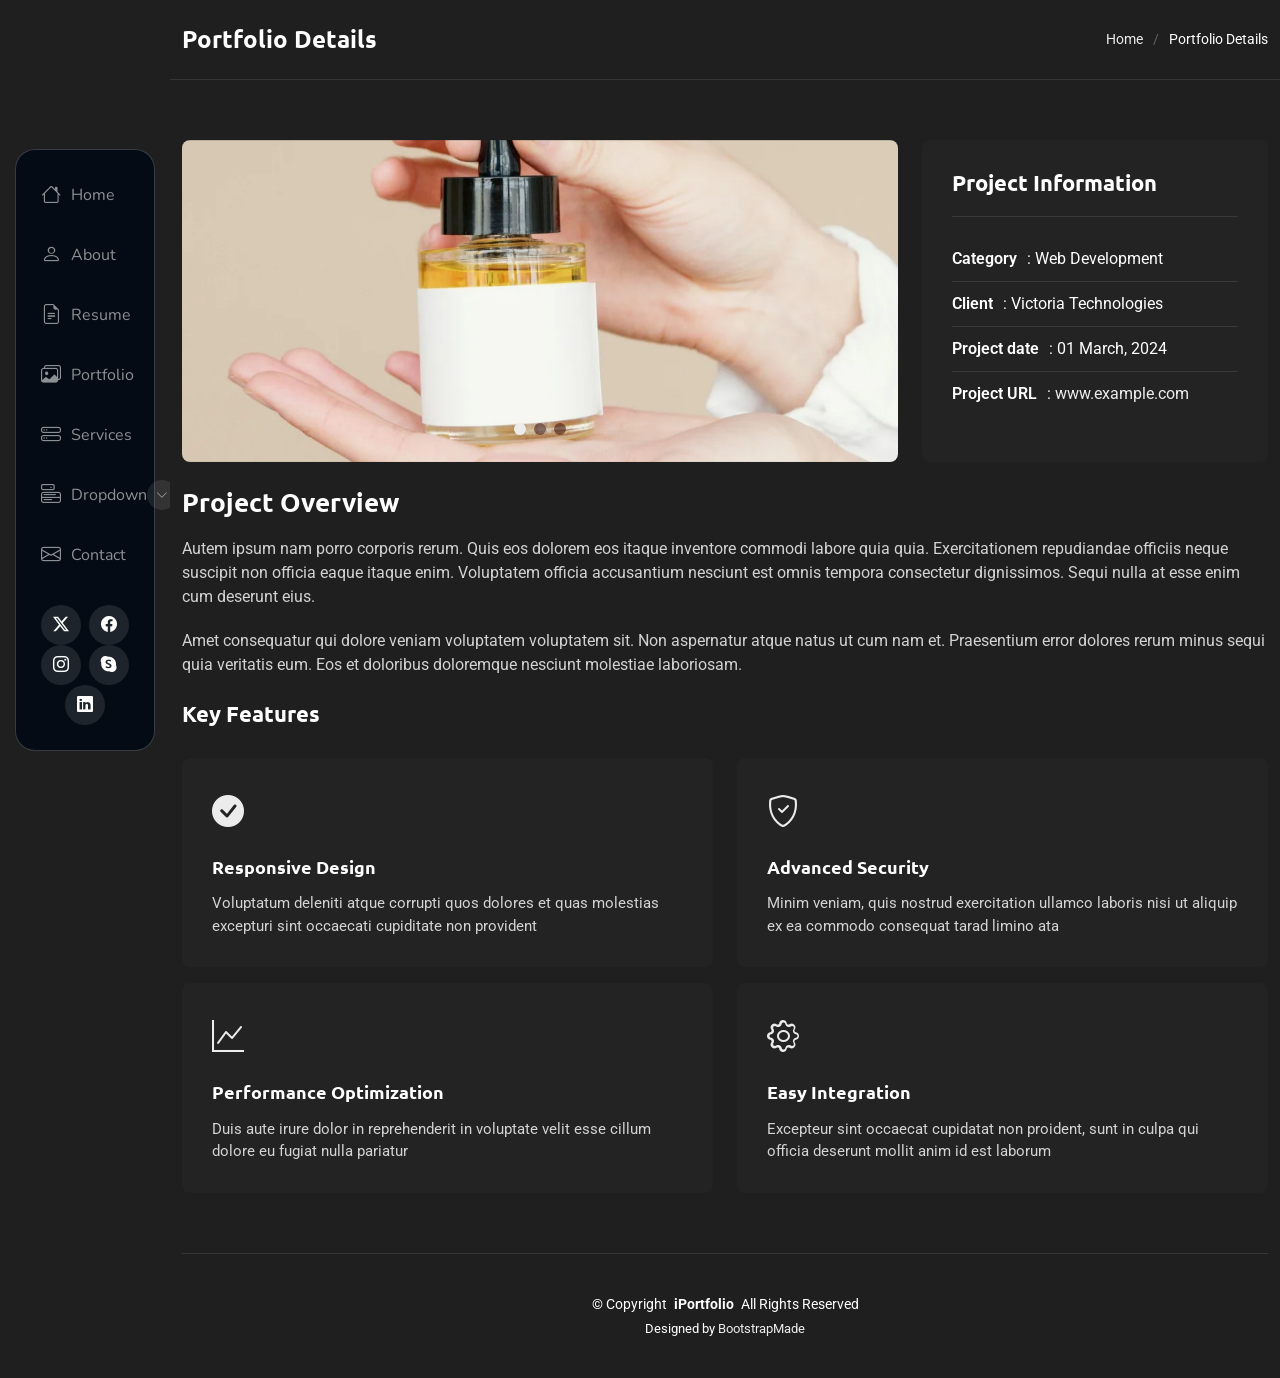
<file: portfolio-details.html>
<!DOCTYPE html>
<html lang="en">

<head>
  <meta charset="utf-8">
  <meta content="width=device-width, initial-scale=1.0" name="viewport">
  <title>Portfolio Details - SnapFolio Bootstrap Template</title>
  <meta name="description" content="">
  <meta name="keywords" content="">

  <!-- Favicons -->
  <link href="assets/img/favicon.png" rel="icon">
  <link href="assets/img/apple-touch-icon.png" rel="apple-touch-icon">

  <!-- Fonts -->
  <link href="https://fonts.googleapis.com" rel="preconnect">
  <link href="https://fonts.gstatic.com" rel="preconnect" crossorigin>
  <link href="https://fonts.googleapis.com/css2?family=Roboto:ital,wght@0,100;0,300;0,400;0,500;0,700;0,900;1,100;1,300;1,400;1,500;1,700;1,900&family=Ubuntu:ital,wght@0,300;0,400;0,500;0,700;1,300;1,400;1,500;1,700&family=Nunito:ital,wght@0,200;0,300;0,400;0,500;0,600;0,700;0,800;0,900;1,200;1,300;1,400;1,500;1,600;1,700;1,800;1,900&display=swap" rel="stylesheet">

  <!-- Vendor CSS Files -->
  <link href="assets/vendor/bootstrap/css/bootstrap.min.css" rel="stylesheet">
  <link href="assets/vendor/bootstrap-icons/bootstrap-icons.css" rel="stylesheet">
  <link href="assets/vendor/aos/aos.css" rel="stylesheet">
  <link href="assets/vendor/glightbox/css/glightbox.min.css" rel="stylesheet">
  <link href="assets/vendor/swiper/swiper-bundle.min.css" rel="stylesheet">

  <!-- Main CSS File -->
  <link href="assets/css/main.css" rel="stylesheet">

  <!-- =======================================================
  * Template Name: SnapFolio
  * Template URL: https://bootstrapmade.com/snapfolio-bootstrap-portfolio-template/
  * Updated: Jul 21 2025 with Bootstrap v5.3.7
  * Author: BootstrapMade.com
  * License: https://bootstrapmade.com/license/
  ======================================================== -->
</head>

<body class="portfolio-details-page">

  <header id="header" class="header dark-background d-flex flex-column justify-content-center">
    <i class="header-toggle d-xl-none bi bi-list"></i>

    <div class="header-container d-flex flex-column align-items-start">
      <nav id="navmenu" class="navmenu">
        <ul>
          <li><a href="#hero"><i class="bi bi-house navicon"></i>Home</a></li>
          <li><a href="#about"><i class="bi bi-person navicon"></i> About</a></li>
          <li><a href="#resume"><i class="bi bi-file-earmark-text navicon"></i> Resume</a></li>
          <li><a href="#portfolio"><i class="bi bi-images navicon"></i> Portfolio</a></li>
          <li><a href="#services"><i class="bi bi-hdd-stack navicon"></i> Services</a></li>
          <li class="dropdown"><a href="#"><i class="bi bi-menu-button navicon"></i> <span>Dropdown</span> <i class="bi bi-chevron-down toggle-dropdown"></i></a>
            <ul>
              <li><a href="#">Dropdown 1</a></li>
              <li class="dropdown"><a href="#"><span>Deep Dropdown</span> <i class="bi bi-chevron-down toggle-dropdown"></i></a>
                <ul>
                  <li><a href="#">Deep Dropdown 1</a></li>
                  <li><a href="#">Deep Dropdown 2</a></li>
                  <li><a href="#">Deep Dropdown 3</a></li>
                  <li><a href="#">Deep Dropdown 4</a></li>
                  <li><a href="#">Deep Dropdown 5</a></li>
                </ul>
              </li>
              <li><a href="#">Dropdown 2</a></li>
              <li><a href="#">Dropdown 3</a></li>
              <li><a href="#">Dropdown 4</a></li>
            </ul>
          </li>
          <li><a href="#contact"><i class="bi bi-envelope navicon"></i> Contact</a></li>
        </ul>
      </nav>

      <div class="social-links text-center">
        <a href="#" class="twitter"><i class="bi bi-twitter-x"></i></a>
        <a href="#" class="facebook"><i class="bi bi-facebook"></i></a>
        <a href="#" class="instagram"><i class="bi bi-instagram"></i></a>
        <a href="#" class="google-plus"><i class="bi bi-skype"></i></a>
        <a href="#" class="linkedin"><i class="bi bi-linkedin"></i></a>
      </div>

    </div>

  </header>

  <main class="main">

    <!-- Page Title -->
    <div class="page-title dark-background">
      <div class="container d-lg-flex justify-content-between align-items-center">
        <h1 class="mb-2 mb-lg-0">Portfolio Details</h1>
        <nav class="breadcrumbs">
          <ol>
            <li><a href="index.html">Home</a></li>
            <li class="current">Portfolio Details</li>
          </ol>
        </nav>
      </div>
    </div><!-- End Page Title -->

    <!-- Portfolio Details Section -->
    <section id="portfolio-details" class="portfolio-details section">

      <div class="container" data-aos="fade-up" data-aos-delay="100">

        <div class="row gy-4">

          <div class="col-lg-8">
            <div class="portfolio-details-slider swiper init-swiper">

              <script type="application/json" class="swiper-config">
                {
                  "loop": true,
                  "speed": 600,
                  "autoplay": {
                    "delay": 5000
                  },
                  "slidesPerView": "auto",
                  "pagination": {
                    "el": ".swiper-pagination",
                    "type": "bullets",
                    "clickable": true
                  }
                }
              </script>

              <div class="swiper-wrapper align-items-center">

                <div class="swiper-slide">
                  <img src="assets/img/portfolio/portfolio-1.webp" alt="Portfolio Image" class="img-fluid" loading="lazy">
                </div>

                <div class="swiper-slide">
                  <img src="assets/img/portfolio/portfolio-10.webp" alt="Portfolio Image" class="img-fluid" loading="lazy">
                </div>

                <div class="swiper-slide">
                  <img src="assets/img/portfolio/portfolio-7.webp" alt="Portfolio Image" class="img-fluid" loading="lazy">
                </div>

              </div>
              <div class="swiper-pagination"></div>
            </div>
          </div>

          <div class="col-lg-4">
            <div class="portfolio-info" data-aos="fade-left" data-aos-delay="200">
              <h3>Project Information</h3>
              <ul>
                <li><strong>Category</strong>: Web Development</li>
                <li><strong>Client</strong>: Victoria Technologies</li>
                <li><strong>Project date</strong>: 01 March, 2024</li>
                <li><strong>Project URL</strong>: <a href="#" target="_blank">www.example.com</a></li>
              </ul>
            </div>
          </div>

          <div class="col-lg-12">
            <div class="portfolio-description" data-aos="fade-up" data-aos-delay="300">
              <h2>Project Overview</h2>
              <p>
                Autem ipsum nam porro corporis rerum. Quis eos dolorem eos itaque inventore commodi labore quia quia. Exercitationem repudiandae officiis neque suscipit non officia eaque itaque enim. Voluptatem officia accusantium nesciunt est omnis tempora consectetur dignissimos. Sequi nulla at esse enim cum deserunt eius.
              </p>
              <p>
                Amet consequatur qui dolore veniam voluptatem voluptatem sit. Non aspernatur atque natus ut cum nam et. Praesentium error dolores rerum minus sequi quia veritatis eum. Eos et doloribus doloremque nesciunt molestiae laboriosam.
              </p>

              <div class="features mt-4">
                <h3>Key Features</h3>
                <div class="row gy-3">
                  <div class="col-md-6">
                    <div class="feature-item" data-aos="fade-up" data-aos-delay="400">
                      <i class="bi bi-check-circle-fill"></i>
                      <h4>Responsive Design</h4>
                      <p>Voluptatum deleniti atque corrupti quos dolores et quas molestias excepturi sint occaecati cupiditate non provident</p>
                    </div>
                  </div>

                  <div class="col-md-6">
                    <div class="feature-item" data-aos="fade-up" data-aos-delay="500">
                      <i class="bi bi-shield-check"></i>
                      <h4>Advanced Security</h4>
                      <p>Minim veniam, quis nostrud exercitation ullamco laboris nisi ut aliquip ex ea commodo consequat tarad limino ata</p>
                    </div>
                  </div>

                  <div class="col-md-6">
                    <div class="feature-item" data-aos="fade-up" data-aos-delay="600">
                      <i class="bi bi-graph-up"></i>
                      <h4>Performance Optimization</h4>
                      <p>Duis aute irure dolor in reprehenderit in voluptate velit esse cillum dolore eu fugiat nulla pariatur</p>
                    </div>
                  </div>

                  <div class="col-md-6">
                    <div class="feature-item" data-aos="fade-up" data-aos-delay="700">
                      <i class="bi bi-gear"></i>
                      <h4>Easy Integration</h4>
                      <p>Excepteur sint occaecat cupidatat non proident, sunt in culpa qui officia deserunt mollit anim id est laborum</p>
                    </div>
                  </div>
                </div>
              </div>
            </div>
          </div>

        </div>

      </div>

    </section><!-- /Portfolio Details Section -->

  </main>

  <footer id="footer" class="footer position-relative">

    <div class="container">
      <div class="copyright text-center ">
        <p>© <span>Copyright</span> <strong class="px-1 sitename">iPortfolio</strong> <span>All Rights Reserved</span></p>
      </div>
      <div class="credits">
        <!-- All the links in the footer should remain intact. -->
        <!-- You can delete the links only if you've purchased the pro version. -->
        <!-- Licensing information: https://bootstrapmade.com/license/ -->
        <!-- Purchase the pro version with working PHP/AJAX contact form: [buy-url] -->
        Designed by <a href="https://bootstrapmade.com/">BootstrapMade</a>
      </div>
    </div>

  </footer>

  <!-- Scroll Top -->
  <a href="#" id="scroll-top" class="scroll-top d-flex align-items-center justify-content-center"><i class="bi bi-arrow-up-short"></i></a>

  <!-- Preloader -->
  <div id="preloader"></div>

  <!-- Vendor JS Files -->
  <script src="assets/vendor/bootstrap/js/bootstrap.bundle.min.js"></script>
  <script src="assets/vendor/php-email-form/validate.js"></script>
  <script src="assets/vendor/aos/aos.js"></script>
  <script src="assets/vendor/typed.js/typed.umd.js"></script>
  <script src="assets/vendor/purecounter/purecounter_vanilla.js"></script>
  <script src="assets/vendor/waypoints/noframework.waypoints.js"></script>
  <script src="assets/vendor/isotope-layout/isotope.pkgd.min.js"></script>
  <script src="assets/vendor/imagesloaded/imagesloaded.pkgd.min.js"></script>
  <script src="assets/vendor/glightbox/js/glightbox.min.js"></script>
  <script src="assets/vendor/swiper/swiper-bundle.min.js"></script>

  <!-- Main JS File -->
  <script src="assets/js/main.js"></script>

</body>

</html>
</file>
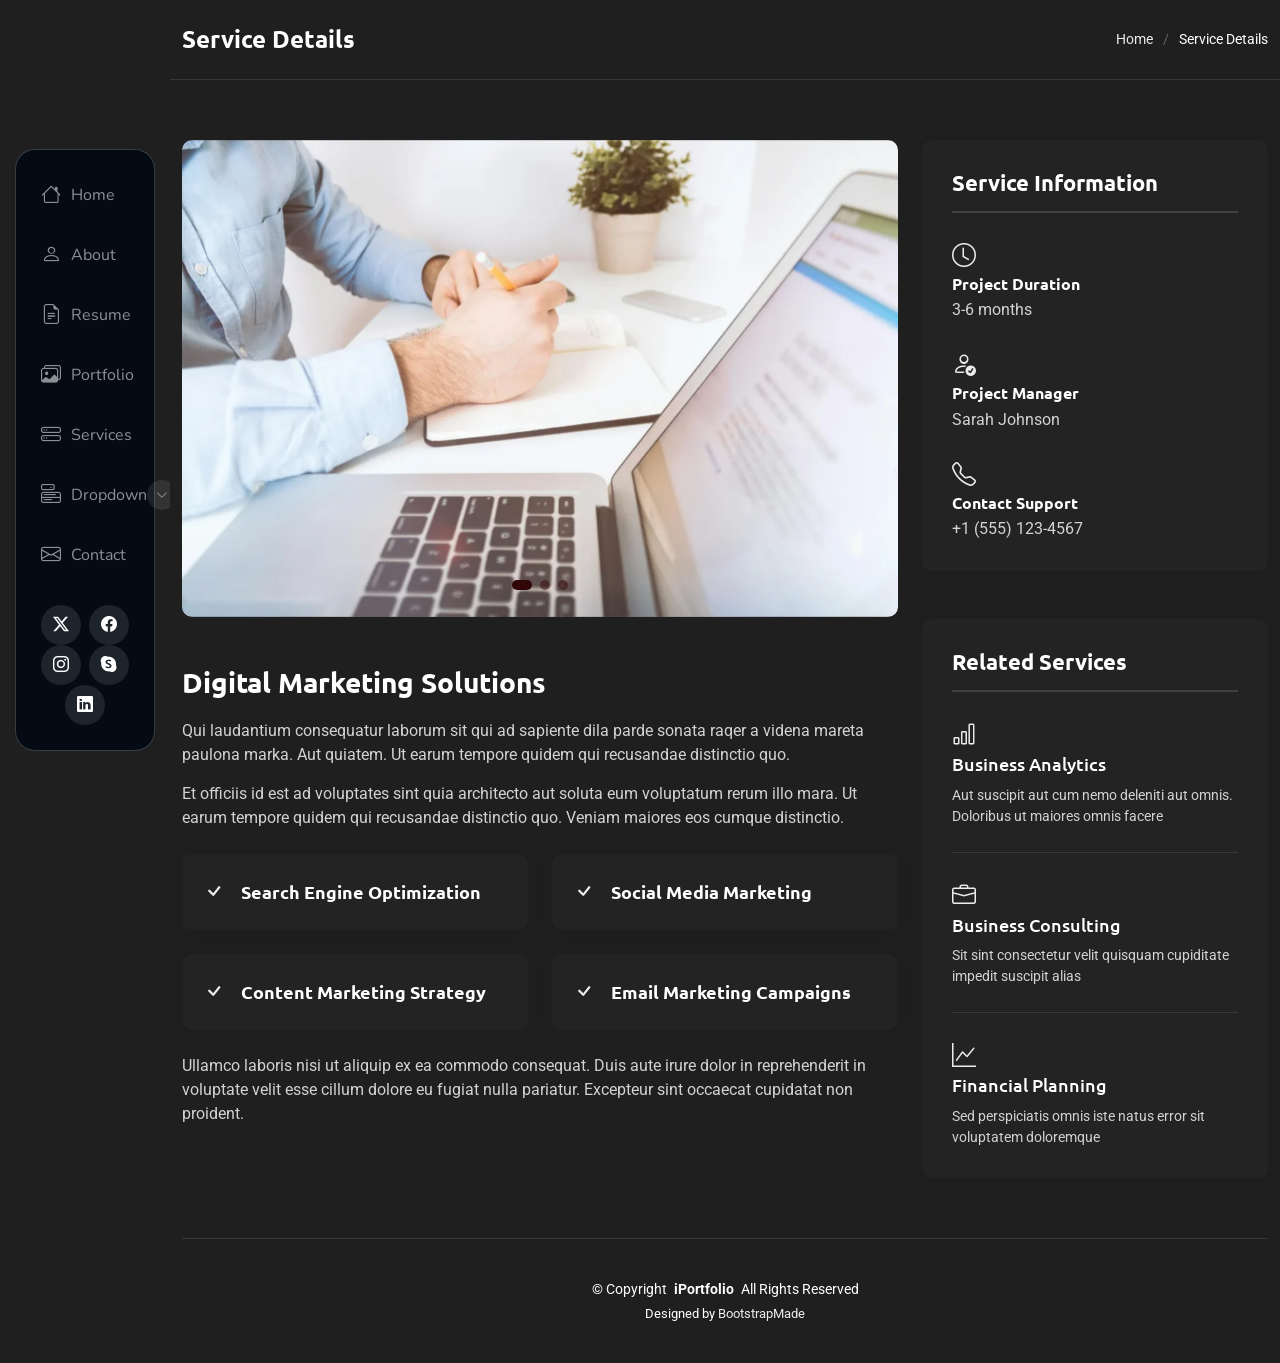
<file: service-details.html>
<!DOCTYPE html>
<html lang="en">

<head>
  <meta charset="utf-8">
  <meta content="width=device-width, initial-scale=1.0" name="viewport">
  <title>Service Details - SnapFolio Bootstrap Template</title>
  <meta name="description" content="">
  <meta name="keywords" content="">

  <!-- Favicons -->
  <link href="assets/img/favicon.png" rel="icon">
  <link href="assets/img/apple-touch-icon.png" rel="apple-touch-icon">

  <!-- Fonts -->
  <link href="https://fonts.googleapis.com" rel="preconnect">
  <link href="https://fonts.gstatic.com" rel="preconnect" crossorigin>
  <link href="https://fonts.googleapis.com/css2?family=Roboto:ital,wght@0,100;0,300;0,400;0,500;0,700;0,900;1,100;1,300;1,400;1,500;1,700;1,900&family=Ubuntu:ital,wght@0,300;0,400;0,500;0,700;1,300;1,400;1,500;1,700&family=Nunito:ital,wght@0,200;0,300;0,400;0,500;0,600;0,700;0,800;0,900;1,200;1,300;1,400;1,500;1,600;1,700;1,800;1,900&display=swap" rel="stylesheet">

  <!-- Vendor CSS Files -->
  <link href="assets/vendor/bootstrap/css/bootstrap.min.css" rel="stylesheet">
  <link href="assets/vendor/bootstrap-icons/bootstrap-icons.css" rel="stylesheet">
  <link href="assets/vendor/aos/aos.css" rel="stylesheet">
  <link href="assets/vendor/glightbox/css/glightbox.min.css" rel="stylesheet">
  <link href="assets/vendor/swiper/swiper-bundle.min.css" rel="stylesheet">

  <!-- Main CSS File -->
  <link href="assets/css/main.css" rel="stylesheet">

  <!-- =======================================================
  * Template Name: SnapFolio
  * Template URL: https://bootstrapmade.com/snapfolio-bootstrap-portfolio-template/
  * Updated: Jul 21 2025 with Bootstrap v5.3.7
  * Author: BootstrapMade.com
  * License: https://bootstrapmade.com/license/
  ======================================================== -->
</head>

<body class="service-details-page">

  <header id="header" class="header dark-background d-flex flex-column justify-content-center">
    <i class="header-toggle d-xl-none bi bi-list"></i>

    <div class="header-container d-flex flex-column align-items-start">
      <nav id="navmenu" class="navmenu">
        <ul>
          <li><a href="#hero"><i class="bi bi-house navicon"></i>Home</a></li>
          <li><a href="#about"><i class="bi bi-person navicon"></i> About</a></li>
          <li><a href="#resume"><i class="bi bi-file-earmark-text navicon"></i> Resume</a></li>
          <li><a href="#portfolio"><i class="bi bi-images navicon"></i> Portfolio</a></li>
          <li><a href="#services"><i class="bi bi-hdd-stack navicon"></i> Services</a></li>
          <li class="dropdown"><a href="#"><i class="bi bi-menu-button navicon"></i> <span>Dropdown</span> <i class="bi bi-chevron-down toggle-dropdown"></i></a>
            <ul>
              <li><a href="#">Dropdown 1</a></li>
              <li class="dropdown"><a href="#"><span>Deep Dropdown</span> <i class="bi bi-chevron-down toggle-dropdown"></i></a>
                <ul>
                  <li><a href="#">Deep Dropdown 1</a></li>
                  <li><a href="#">Deep Dropdown 2</a></li>
                  <li><a href="#">Deep Dropdown 3</a></li>
                  <li><a href="#">Deep Dropdown 4</a></li>
                  <li><a href="#">Deep Dropdown 5</a></li>
                </ul>
              </li>
              <li><a href="#">Dropdown 2</a></li>
              <li><a href="#">Dropdown 3</a></li>
              <li><a href="#">Dropdown 4</a></li>
            </ul>
          </li>
          <li><a href="#contact"><i class="bi bi-envelope navicon"></i> Contact</a></li>
        </ul>
      </nav>

      <div class="social-links text-center">
        <a href="#" class="twitter"><i class="bi bi-twitter-x"></i></a>
        <a href="#" class="facebook"><i class="bi bi-facebook"></i></a>
        <a href="#" class="instagram"><i class="bi bi-instagram"></i></a>
        <a href="#" class="google-plus"><i class="bi bi-skype"></i></a>
        <a href="#" class="linkedin"><i class="bi bi-linkedin"></i></a>
      </div>

    </div>

  </header>

  <main class="main">

    <!-- Page Title -->
    <div class="page-title dark-background">
      <div class="container d-lg-flex justify-content-between align-items-center">
        <h1 class="mb-2 mb-lg-0">Service Details</h1>
        <nav class="breadcrumbs">
          <ol>
            <li><a href="index.html">Home</a></li>
            <li class="current">Service Details</li>
          </ol>
        </nav>
      </div>
    </div><!-- End Page Title -->

    <!-- Service Details Section -->
    <section id="service-details" class="service-details section">

      <div class="container" data-aos="fade-up" data-aos-delay="100">

        <div class="row gy-4">

          <div class="col-lg-8">
            <div class="service-details-slider swiper init-swiper">
              <script type="application/json" class="swiper-config">
                {
                  "loop": true,
                  "speed": 600,
                  "autoplay": {
                    "delay": 5000
                  },
                  "slidesPerView": 1,
                  "pagination": {
                    "el": ".swiper-pagination",
                    "type": "bullets",
                    "clickable": true
                  }
                }
              </script>
              <div class="swiper-wrapper align-items-center">
                <div class="swiper-slide">
                  <img src="assets/img/services/services-1.webp" alt="" class="img-fluid" loading="lazy">
                </div>
                <div class="swiper-slide">
                  <img src="assets/img/services/services-2.webp" alt="" class="img-fluid" loading="lazy">
                </div>
                <div class="swiper-slide">
                  <img src="assets/img/services/services-3.webp" alt="" class="img-fluid" loading="lazy">
                </div>
              </div>
              <div class="swiper-pagination"></div>
            </div>

            <div class="content mt-5">
              <h3>Digital Marketing Solutions</h3>
              <p>
                Qui laudantium consequatur laborum sit qui ad sapiente dila parde sonata raqer a videna mareta paulona marka. Aut quiatem. Ut earum tempore quidem qui recusandae distinctio quo.
              </p>
              <p>
                Et officiis id est ad voluptates sint quia architecto aut soluta eum voluptatum rerum illo mara. Ut earum tempore quidem qui recusandae distinctio quo. Veniam maiores eos cumque distinctio.
              </p>

              <div class="features mt-4">
                <div class="row gy-4">
                  <div class="col-md-6" data-aos="fade-up" data-aos-delay="100">
                    <div class="feature-box d-flex align-items-center">
                      <i class="bi bi-check"></i>
                      <h4>Search Engine Optimization</h4>
                    </div>
                  </div>
                  <div class="col-md-6" data-aos="fade-up" data-aos-delay="200">
                    <div class="feature-box d-flex align-items-center">
                      <i class="bi bi-check"></i>
                      <h4>Social Media Marketing</h4>
                    </div>
                  </div>
                  <div class="col-md-6" data-aos="fade-up" data-aos-delay="300">
                    <div class="feature-box d-flex align-items-center">
                      <i class="bi bi-check"></i>
                      <h4>Content Marketing Strategy</h4>
                    </div>
                  </div>
                  <div class="col-md-6" data-aos="fade-up" data-aos-delay="400">
                    <div class="feature-box d-flex align-items-center">
                      <i class="bi bi-check"></i>
                      <h4>Email Marketing Campaigns</h4>
                    </div>
                  </div>
                </div>
              </div>

              <p class="mt-4">
                Ullamco laboris nisi ut aliquip ex ea commodo consequat. Duis aute irure dolor in reprehenderit in voluptate velit esse cillum dolore eu fugiat nulla pariatur. Excepteur sint occaecat cupidatat non proident.
              </p>
            </div>
          </div>

          <div class="col-lg-4">
            <div class="service-info">
              <h4>Service Information</h4>
              <div class="info-item">
                <i class="bi bi-clock"></i>
                <h5>Project Duration</h5>
                <p>3-6 months</p>
              </div>
              <div class="info-item">
                <i class="bi bi-person-check"></i>
                <h5>Project Manager</h5>
                <p>Sarah Johnson</p>
              </div>
              <div class="info-item">
                <i class="bi bi-telephone"></i>
                <h5>Contact Support</h5>
                <p>+1 (555) 123-4567</p>
              </div>
            </div>

            <div class="related-services mt-5">
              <h4>Related Services</h4>
              <div class="service-item">
                <i class="bi bi-bar-chart"></i>
                <h5><a href="#">Business Analytics</a></h5>
                <p>Aut suscipit aut cum nemo deleniti aut omnis. Doloribus ut maiores omnis facere</p>
              </div>
              <div class="service-item">
                <i class="bi bi-briefcase"></i>
                <h5><a href="#">Business Consulting</a></h5>
                <p>Sit sint consectetur velit quisquam cupiditate impedit suscipit alias</p>
              </div>
              <div class="service-item">
                <i class="bi bi-graph-up"></i>
                <h5><a href="#">Financial Planning</a></h5>
                <p>Sed perspiciatis omnis iste natus error sit voluptatem doloremque</p>
              </div>
            </div>
          </div>

        </div>

      </div>

    </section><!-- /Service Details Section -->

  </main>

  <footer id="footer" class="footer position-relative">

    <div class="container">
      <div class="copyright text-center ">
        <p>© <span>Copyright</span> <strong class="px-1 sitename">iPortfolio</strong> <span>All Rights Reserved</span></p>
      </div>
      <div class="credits">
        <!-- All the links in the footer should remain intact. -->
        <!-- You can delete the links only if you've purchased the pro version. -->
        <!-- Licensing information: https://bootstrapmade.com/license/ -->
        <!-- Purchase the pro version with working PHP/AJAX contact form: [buy-url] -->
        Designed by <a href="https://bootstrapmade.com/">BootstrapMade</a>
      </div>
    </div>

  </footer>

  <!-- Scroll Top -->
  <a href="#" id="scroll-top" class="scroll-top d-flex align-items-center justify-content-center"><i class="bi bi-arrow-up-short"></i></a>

  <!-- Preloader -->
  <div id="preloader"></div>

  <!-- Vendor JS Files -->
  <script src="assets/vendor/bootstrap/js/bootstrap.bundle.min.js"></script>
  <script src="assets/vendor/php-email-form/validate.js"></script>
  <script src="assets/vendor/aos/aos.js"></script>
  <script src="assets/vendor/typed.js/typed.umd.js"></script>
  <script src="assets/vendor/purecounter/purecounter_vanilla.js"></script>
  <script src="assets/vendor/waypoints/noframework.waypoints.js"></script>
  <script src="assets/vendor/isotope-layout/isotope.pkgd.min.js"></script>
  <script src="assets/vendor/imagesloaded/imagesloaded.pkgd.min.js"></script>
  <script src="assets/vendor/glightbox/js/glightbox.min.js"></script>
  <script src="assets/vendor/swiper/swiper-bundle.min.js"></script>

  <!-- Main JS File -->
  <script src="assets/js/main.js"></script>

</body>

</html>
</file>
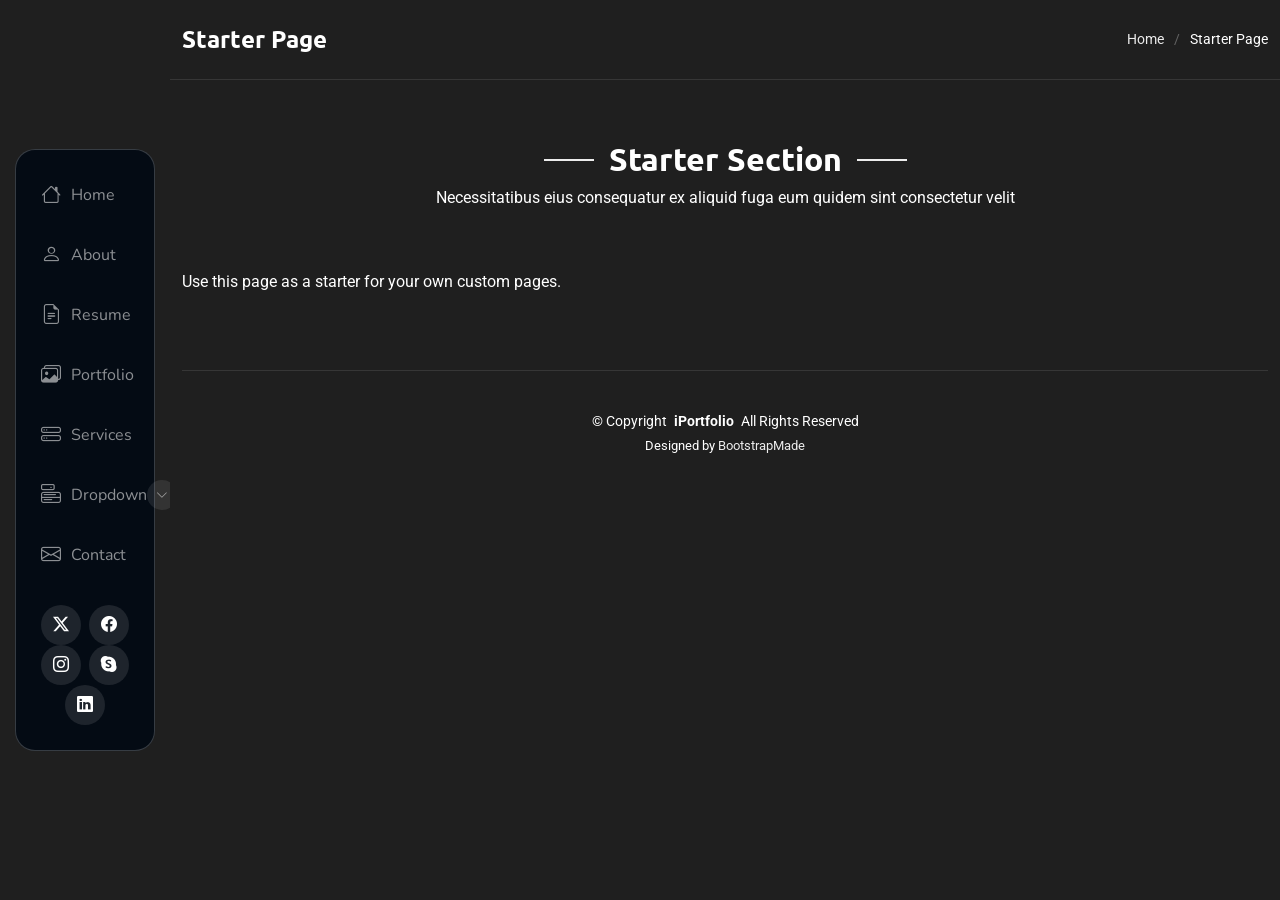
<file: starter-page.html>
<!DOCTYPE html>
<html lang="en">

<head>
  <meta charset="utf-8">
  <meta content="width=device-width, initial-scale=1.0" name="viewport">
  <title>Starter Page - SnapFolio Bootstrap Template</title>
  <meta name="description" content="">
  <meta name="keywords" content="">

  <!-- Favicons -->
  <link href="assets/img/favicon.png" rel="icon">
  <link href="assets/img/apple-touch-icon.png" rel="apple-touch-icon">

  <!-- Fonts -->
  <link href="https://fonts.googleapis.com" rel="preconnect">
  <link href="https://fonts.gstatic.com" rel="preconnect" crossorigin>
  <link href="https://fonts.googleapis.com/css2?family=Roboto:ital,wght@0,100;0,300;0,400;0,500;0,700;0,900;1,100;1,300;1,400;1,500;1,700;1,900&family=Ubuntu:ital,wght@0,300;0,400;0,500;0,700;1,300;1,400;1,500;1,700&family=Nunito:ital,wght@0,200;0,300;0,400;0,500;0,600;0,700;0,800;0,900;1,200;1,300;1,400;1,500;1,600;1,700;1,800;1,900&display=swap" rel="stylesheet">

  <!-- Vendor CSS Files -->
  <link href="assets/vendor/bootstrap/css/bootstrap.min.css" rel="stylesheet">
  <link href="assets/vendor/bootstrap-icons/bootstrap-icons.css" rel="stylesheet">
  <link href="assets/vendor/aos/aos.css" rel="stylesheet">
  <link href="assets/vendor/glightbox/css/glightbox.min.css" rel="stylesheet">
  <link href="assets/vendor/swiper/swiper-bundle.min.css" rel="stylesheet">

  <!-- Main CSS File -->
  <link href="assets/css/main.css" rel="stylesheet">

  <!-- =======================================================
  * Template Name: SnapFolio
  * Template URL: https://bootstrapmade.com/snapfolio-bootstrap-portfolio-template/
  * Updated: Jul 21 2025 with Bootstrap v5.3.7
  * Author: BootstrapMade.com
  * License: https://bootstrapmade.com/license/
  ======================================================== -->
</head>

<body class="starter-page-page">

  <header id="header" class="header dark-background d-flex flex-column justify-content-center">
    <i class="header-toggle d-xl-none bi bi-list"></i>

    <div class="header-container d-flex flex-column align-items-start">
      <nav id="navmenu" class="navmenu">
        <ul>
          <li><a href="#hero"><i class="bi bi-house navicon"></i>Home</a></li>
          <li><a href="#about"><i class="bi bi-person navicon"></i> About</a></li>
          <li><a href="#resume"><i class="bi bi-file-earmark-text navicon"></i> Resume</a></li>
          <li><a href="#portfolio"><i class="bi bi-images navicon"></i> Portfolio</a></li>
          <li><a href="#services"><i class="bi bi-hdd-stack navicon"></i> Services</a></li>
          <li class="dropdown"><a href="#"><i class="bi bi-menu-button navicon"></i> <span>Dropdown</span> <i class="bi bi-chevron-down toggle-dropdown"></i></a>
            <ul>
              <li><a href="#">Dropdown 1</a></li>
              <li class="dropdown"><a href="#"><span>Deep Dropdown</span> <i class="bi bi-chevron-down toggle-dropdown"></i></a>
                <ul>
                  <li><a href="#">Deep Dropdown 1</a></li>
                  <li><a href="#">Deep Dropdown 2</a></li>
                  <li><a href="#">Deep Dropdown 3</a></li>
                  <li><a href="#">Deep Dropdown 4</a></li>
                  <li><a href="#">Deep Dropdown 5</a></li>
                </ul>
              </li>
              <li><a href="#">Dropdown 2</a></li>
              <li><a href="#">Dropdown 3</a></li>
              <li><a href="#">Dropdown 4</a></li>
            </ul>
          </li>
          <li><a href="#contact"><i class="bi bi-envelope navicon"></i> Contact</a></li>
        </ul>
      </nav>

      <div class="social-links text-center">
        <a href="#" class="twitter"><i class="bi bi-twitter-x"></i></a>
        <a href="#" class="facebook"><i class="bi bi-facebook"></i></a>
        <a href="#" class="instagram"><i class="bi bi-instagram"></i></a>
        <a href="#" class="google-plus"><i class="bi bi-skype"></i></a>
        <a href="#" class="linkedin"><i class="bi bi-linkedin"></i></a>
      </div>

    </div>

  </header>

  <main class="main">

    <!-- Page Title -->
    <div class="page-title dark-background">
      <div class="container d-lg-flex justify-content-between align-items-center">
        <h1 class="mb-2 mb-lg-0">Starter Page</h1>
        <nav class="breadcrumbs">
          <ol>
            <li><a href="index.html">Home</a></li>
            <li class="current">Starter Page</li>
          </ol>
        </nav>
      </div>
    </div><!-- End Page Title -->

    <!-- Starter Section Section -->
    <section id="starter-section" class="starter-section section">

      <!-- Section Title -->
      <div class="container section-title" data-aos="fade-up">
        <h2>Starter Section</h2>
        <p>Necessitatibus eius consequatur ex aliquid fuga eum quidem sint consectetur velit</p>
      </div><!-- End Section Title -->

      <div class="container" data-aos="fade-up">
        <p>Use this page as a starter for your own custom pages.</p>
      </div>

    </section><!-- /Starter Section Section -->

  </main>

  <footer id="footer" class="footer position-relative">

    <div class="container">
      <div class="copyright text-center ">
        <p>© <span>Copyright</span> <strong class="px-1 sitename">iPortfolio</strong> <span>All Rights Reserved</span></p>
      </div>
      <div class="credits">
        <!-- All the links in the footer should remain intact. -->
        <!-- You can delete the links only if you've purchased the pro version. -->
        <!-- Licensing information: https://bootstrapmade.com/license/ -->
        <!-- Purchase the pro version with working PHP/AJAX contact form: [buy-url] -->
        Designed by <a href="https://bootstrapmade.com/">BootstrapMade</a>
      </div>
    </div>

  </footer>

  <!-- Scroll Top -->
  <a href="#" id="scroll-top" class="scroll-top d-flex align-items-center justify-content-center"><i class="bi bi-arrow-up-short"></i></a>

  <!-- Preloader -->
  <div id="preloader"></div>

  <!-- Vendor JS Files -->
  <script src="assets/vendor/bootstrap/js/bootstrap.bundle.min.js"></script>
  <script src="assets/vendor/php-email-form/validate.js"></script>
  <script src="assets/vendor/aos/aos.js"></script>
  <script src="assets/vendor/typed.js/typed.umd.js"></script>
  <script src="assets/vendor/purecounter/purecounter_vanilla.js"></script>
  <script src="assets/vendor/waypoints/noframework.waypoints.js"></script>
  <script src="assets/vendor/isotope-layout/isotope.pkgd.min.js"></script>
  <script src="assets/vendor/imagesloaded/imagesloaded.pkgd.min.js"></script>
  <script src="assets/vendor/glightbox/js/glightbox.min.js"></script>
  <script src="assets/vendor/swiper/swiper-bundle.min.js"></script>

  <!-- Main JS File -->
  <script src="assets/js/main.js"></script>

</body>

</html>
</file>
<file: assets/css/main.css>
/**
* Template Name: SnapFolio
* Template URL: https://bootstrapmade.com/snapfolio-bootstrap-portfolio-template/
* Updated: Jul 21 2025 with Bootstrap v5.3.7
* Author: BootstrapMade.com
* License: https://bootstrapmade.com/license/
*/

/*--------------------------------------------------------------
# Font & Color Variables
# Help: https://bootstrapmade.com/color-system/
--------------------------------------------------------------*/
/* Fonts */
:root {
  --default-font: "Roboto",  system-ui, -apple-system, "Segoe UI", Roboto, "Helvetica Neue", Arial, "Noto Sans", "Liberation Sans", sans-serif, "Apple Color Emoji", "Segoe UI Emoji", "Segoe UI Symbol", "Noto Color Emoji";
  --heading-font: "Ubuntu",  sans-serif;
  --nav-font: "Nunito",  sans-serif;
}

/* Global Colors - The following color variables are used throughout the website. Updating them here will change the color scheme of the entire website */
:root { 
  --background-color: #1f1f1f; /* Background color for the entire website, including individual sections */
  --default-color: #ffffff; /* Default color used for the majority of the text content across the entire website */
  --heading-color: #ffffff; /* Color for headings, subheadings and title throughout the website */
  --accent-color: #ececec; /* Accent color that represents your brand on the website. It's used for buttons, links, and other elements that need to stand out */
  --surface-color: #232323; /* The surface color is used as a background of boxed elements within sections, such as cards, icon boxes, or other elements that require a visual separation from the global background. */
  --contrast-color: #310606; /* Contrast color for text, ensuring readability against backgrounds of accent, heading, or default colors. */
}

/* Nav Menu Colors - The following color variables are used specifically for the navigation menu. They are separate from the global colors to allow for more customization options */
:root {
  --nav-color: rgba(236, 236, 236, 0.59);  /* The default color of the main navmenu links */
  --nav-hover-color: #ffffff; /* Applied to main navmenu links when they are hovered over or active */
  --nav-mobile-background-color: #393939; /* Used as the background color for mobile navigation menu */
  --nav-dropdown-background-color: #393939; /* Used as the background color for dropdown items that appear when hovering over primary navigation items */
  --nav-dropdown-color: #ffffff; /* Used for navigation links of the dropdown items in the navigation menu. */
  --nav-dropdown-hover-color: #ececec; /* Similar to --nav-hover-color, this color is applied to dropdown navigation links when they are hovered over. */
}

/* Light Theme */
[data-theme="light"] {
  --background-color: #f5f5f5;
  --default-color: #2c2c2c;
  --heading-color: #1f1f1f;
  --accent-color: #4a4a39;
  --surface-color: #ffffff;
  --contrast-color: #dbdbdb;
  --nav-color: rgba(70, 70, 70, 0.7);
  --nav-hover-color: #1f1f1f;
  --nav-mobile-background-color: #e8e8e8;
  --nav-dropdown-background-color: #e8e8e8;
  --nav-dropdown-color: #2c2c2c;
  --nav-dropdown-hover-color: #1f1f1f;
}


/* [data-theme="dark"] {
  --background-color: #1f1f1f;
  --default-color: #ffffff;
  --heading-color: #ffffff;
  --accent-color: #ececec;
  --surface-color: #232323;
  --contrast-color: #310606;
  --nav-color: rgba(236, 236, 236, 0.59);
  --nav-hover-color: #ffffff;
  --nav-mobile-background-color: #393939;
  --nav-dropdown-background-color: #393939;
  --nav-dropdown-color: #ffffff;
  --nav-dropdown-hover-color: #ececec;
} */

/* Color Presets - These classes override global colors when applied to any section or element, providing reuse of the sam color scheme. */

.light-background {
  --background-color: #2c2c2c;
  --surface-color: #323232;
}

.dark-background {
  --background-color: #040b14;
  --default-color: #ffffff;
  --heading-color: #ffffff;
  --surface-color: #151f2b;
  --contrast-color: #ffffff;
}

/* Smooth scroll */
:root {
  scroll-behavior: smooth;
}

/*--------------------------------------------------------------
# General Styling & Shared Classes
--------------------------------------------------------------*/
body {
  color: var(--default-color);
  background-color: var(--background-color);
  font-family: var(--default-font);
}

a {
  color: var(--accent-color);
  text-decoration: none;
  transition: 0.3s;
}

a:hover {
  color: color-mix(in srgb, var(--accent-color), transparent 25%);
  text-decoration: none;
}

h1,
h2,
h3,
h4,
h5,
h6 {
  color: var(--heading-color);
  font-family: var(--heading-font);
}

/* PHP Email Form Messages
------------------------------*/
.php-email-form .error-message {
  display: none;
  background: #df1529;
  color: #ffffff;
  text-align: left;
  padding: 15px;
  margin-bottom: 24px;
  font-weight: 600;
}

.php-email-form .sent-message {
  display: none;
  color: #ffffff;
  background: #059652;
  text-align: center;
  padding: 15px;
  margin-bottom: 24px;
  font-weight: 600;
}

.php-email-form .loading {
  display: none;
  background: var(--surface-color);
  text-align: center;
  padding: 15px;
  margin-bottom: 24px;
}

.php-email-form .loading:before {
  content: "";
  display: inline-block;
  border-radius: 50%;
  width: 24px;
  height: 24px;
  margin: 0 10px -6px 0;
  border: 3px solid var(--accent-color);
  border-top-color: var(--surface-color);
  animation: php-email-form-loading 1s linear infinite;
}

@keyframes php-email-form-loading {
  0% {
    transform: rotate(0deg);
  }

  100% {
    transform: rotate(360deg);
  }
}

/*--------------------------------------------------------------
# Global Header
--------------------------------------------------------------*/
.header {
  /* --background-color: #1b1b1b;
  --contrast-color: #444444; */
  color: var(--default-color);
  position: fixed;
  top: 0;
  left: 0;
  bottom: 0;
  padding: 0 15px;
  width: 170px;
  transition: all ease-in-out 0.3s;
  overflow-y: auto;
  z-index: 997;
}

.header .header-container {
  border-radius: 20px;
  padding: 15px;
  background-color: var(--background-color);
  border: 1px solid color-mix(in srgb, var(--default-color), transparent 80%);
}

.header .social-links {
  margin: 0 0 10px 0;
}

.header .social-links a {
  font-size: 16px;
  display: inline-flex;
  align-items: center;
  justify-content: center;
  background: color-mix(in srgb, var(--default-color), transparent 90%);
  color: var(--default-color);
  margin: 0 2px;
  border-radius: 50%;
  text-align: center;
  width: 40px;
  height: 40px;
  transition: 0.3s;
}

.header .social-links a:hover {
  color: var(--contrast-color);
  background: var(--accent-color);
}

@media (min-width: 1200px) {

  .header~main,
  .header~#footer {
    margin-left: 170px;
    /* margin-left: 100px; */
  }
}

@media (max-width: 1199px) {
  .header {
    left: -100%;
  }
}

.header.header-show {
  left: 0;
}

.header .header-toggle {
  color: var(--contrast-color);
  background-color: var(--accent-color);
  font-size: 22px;
  display: flex;
  align-items: center;
  justify-content: center;
  width: 40px;
  height: 40px;
  border-radius: 50%;
  cursor: pointer;
  position: fixed;
  top: 15px;
  right: 15px;
  z-index: 9999;
  transition: background-color 0.3s;
}

.header .header-toggle:hover {
  color: var(--contrast-color);
  background-color: color-mix(in srgb, var(--accent-color) 90%, white 15%);
}

/*--------------------------------------------------------------
# Navigation Menu
--------------------------------------------------------------*/
.mobile-nav-toggle {
  display: none;
}

.navmenu {
  padding: 0;
  z-index: 9997;
  width: 100%;
}

.navmenu ul {
  list-style: none;
  padding: 0 0 20px 0;
  margin: 0;
}

.navmenu a,
.navmenu a:focus {
  color: var(--nav-color);
  padding: 15px 10px;
  font-family: var(--nav-font);
  font-size: 16px;
  font-weight: 400;
  display: flex;
  align-items: center;
  white-space: nowrap;
  transition: 0.3s;
  width: 100%;
}

.navmenu a .navicon,
.navmenu a:focus .navicon {
  font-size: 20px;
  margin-right: 10px;
}

.navmenu a .toggle-dropdown,
.navmenu a:focus .toggle-dropdown {
  font-size: 12px;
  line-height: 0;
  margin-left: auto;
  width: 30px;
  height: 30px;
  display: flex;
  align-items: center;
  justify-content: center;
  border-radius: 50%;
  transition: 0.3s;
  flex-shrink: 0;
  background-color: color-mix(in srgb, var(--accent-color), transparent 90%);
}

.navmenu a .toggle-dropdown:hover,
.navmenu a:focus .toggle-dropdown:hover {
  background-color: var(--accent-color);
  color: var(--contrast-color);
}

.navmenu a:hover,
.navmenu .active,
.navmenu .active:focus {
  color: var(--nav-hover-color);
}

.navmenu a:hover .navicon,
.navmenu .active .navicon,
.navmenu .active:focus .navicon {
  color: var(--accent-color);
}

.navmenu .active .toggle-dropdown,
.navmenu .active:focus .toggle-dropdown {
  background-color: var(--accent-color);
  color: var(--contrast-color);
  transform: rotate(180deg);
}

.navmenu .dropdown {
  display: block;
}

.navmenu .dropdown a,
.navmenu .dropdown a:focus {
  color: --nav-dropdown-color;
}

.navmenu .dropdown a:hover,
.navmenu .dropdown .active,
.navmenu .dropdown .active:focus {
  color: var(--nav-dropdown-hover-color);
}

.navmenu .dropdown ul {
  position: static;
  display: none;
  z-index: 99;
  padding: 5px 10px;
  margin: 5px 10px;
  background-color: var(--nav-dropdown-background-color);
  border: 1px solid color-mix(in srgb, var(--default-color), transparent 90%);
  box-shadow: none;
  transition: all 0.5s ease-in-out;
}

.navmenu .dropdown ul ul {
  background-color: rgba(33, 37, 41, 0.1);
}

.navmenu .dropdown>.dropdown-active {
  display: block;
  background-color: rgba(33, 37, 41, 0.03);
}

/*--------------------------------------------------------------
# Global Footer
--------------------------------------------------------------*/
.footer {
  color: var(--default-color);
  background-color: var(--background-color);
  font-size: 14px;
  padding: 0 0 40px 0;
  position: relative;
}

.footer .copyright {
  padding-top: 40px;
  border-top: 1px solid color-mix(in srgb, var(--default-color), transparent 90%);
}

.footer .copyright p {
  margin-bottom: 0;
}

.footer .credits {
  margin-top: 4px;
  font-size: 13px;
  text-align: center;
}

/*--------------------------------------------------------------
# Preloader
--------------------------------------------------------------*/
#preloader {
  position: fixed;
  inset: 0;
  z-index: 999999;
  overflow: hidden;
  background: var(--background-color);
  transition: all 0.6s ease-out;
}

#preloader:before {
  content: "";
  position: fixed;
  top: calc(50% - 30px);
  left: calc(50% - 30px);
  border: 6px solid #ffffff;
  border-color: var(--accent-color) transparent var(--accent-color) transparent;
  border-radius: 50%;
  width: 60px;
  height: 60px;
  animation: animate-preloader 1.5s linear infinite;
}

@keyframes animate-preloader {
  0% {
    transform: rotate(0deg);
  }

  100% {
    transform: rotate(360deg);
  }
}

/*--------------------------------------------------------------
# Scroll Top Button
--------------------------------------------------------------*/
.scroll-top {
  position: fixed;
  visibility: hidden;
  opacity: 0;
  right: 15px;
  bottom: -15px;
  z-index: 99999;
  background-color: var(--accent-color);
  width: 44px;
  height: 44px;
  border-radius: 50px;
  transition: all 0.4s;
}

.scroll-top i {
  font-size: 24px;
  color: var(--contrast-color);
  line-height: 0;
}

.scroll-top:hover {
  background-color: color-mix(in srgb, var(--accent-color), transparent 20%);
  color: var(--contrast-color);
}

.scroll-top.active {
  visibility: visible;
  opacity: 1;
  bottom: 15px;
}

/*--------------------------------------------------------------
# Disable aos animation delay on mobile devices
--------------------------------------------------------------*/
@media screen and (max-width: 768px) {
  [data-aos-delay] {
    transition-delay: 0 !important;
  }
}

/*--------------------------------------------------------------
# Global Page Titles & Breadcrumbs
--------------------------------------------------------------*/
.page-title {
  color: var(--default-color);
  padding: 25px 0 0 0;
  position: relative;
}

.page-title .container {
  border-bottom: 1px solid color-mix(in srgb, var(--default-color), transparent 90%);
  padding-bottom: 25px;
}

.page-title h1 {
  font-size: 24px;
  font-weight: 700;
}

.page-title .breadcrumbs ol {
  display: flex;
  flex-wrap: wrap;
  list-style: none;
  padding: 0;
  margin: 0;
  font-size: 14px;
  font-weight: 400;
}

.page-title .breadcrumbs ol li+li {
  padding-left: 10px;
}

.page-title .breadcrumbs ol li+li::before {
  content: "/";
  display: inline-block;
  padding-right: 10px;
  color: color-mix(in srgb, var(--default-color), transparent 70%);
}

/*--------------------------------------------------------------
# Global Sections
--------------------------------------------------------------*/
section,
.section {
  color: var(--default-color);
  background-color: var(--background-color);
  padding: 60px 0;
  overflow: clip;
}

/*--------------------------------------------------------------
# Global Section Titles
--------------------------------------------------------------*/
.section-title {
  text-align: center;
  padding-bottom: 60px;
  position: relative;
}

.section-title h2 {
  font-size: 32px;
  font-weight: 700;
  position: relative;
}

.section-title h2:before,
.section-title h2:after {
  content: "";
  width: 50px;
  height: 2px;
  background: var(--accent-color);
  display: inline-block;
}

.section-title h2:before {
  margin: 0 15px 10px 0;
}

.section-title h2:after {
  margin: 0 0 10px 15px;
}

.section-title p {
  margin-bottom: 0;
}

/*--------------------------------------------------------------
# Hero Section
--------------------------------------------------------------*/
.hero {
  min-height: 100vh;
  position: relative;
  overflow: hidden;
  display: flex;
  align-items: center;
}

.hero .background-elements {
  position: absolute;
  top: 0;
  left: 0;
  width: 100%;
  height: 100%;
  z-index: 1;
  overflow: hidden;
}

.hero .background-elements .bg-circle {
  position: absolute;
  border-radius: 50%;
  background: linear-gradient(45deg, color-mix(in srgb, var(--accent-color), transparent 90%), color-mix(in srgb, var(--accent-color), transparent 95%));
  animation: float 6s ease-in-out infinite;
}

.hero .background-elements .bg-circle.circle-1 {
  width: 300px;
  height: 300px;
  top: 10%;
  right: 10%;
  animation-delay: 0s;
}

.hero .background-elements .bg-circle.circle-2 {
  width: 200px;
  height: 200px;
  bottom: 20%;
  left: 5%;
  animation-delay: 2s;
}

.hero .hero-content {
  position: relative;
  width: 100%;
  z-index: 2;
}

.hero .container {
  position: relative;
  z-index: 3;
}

.hero .hero-text h1 {
  font-size: 72px;
  font-weight: 800;
  line-height: 1.1;
  margin-bottom: 15px;
  color: var(--heading-color);
}

.hero .hero-text h1 .accent-text {
  color: var(--accent-color);
  position: relative;
}

.hero .hero-text h1 .accent-text::after {
  content: "";
  position: absolute;
  bottom: -5px;
  left: 0;
  width: 100%;
  height: 3px;
  background: linear-gradient(90deg, var(--accent-color), color-mix(in srgb, var(--accent-color), transparent 50%));
}

.hero .hero-text h2 {
  font-size: 32px;
  font-weight: 600;
  color: var(--heading-color);
  margin-bottom: 10px;
}

.hero .hero-text .lead {
  font-size: 24px;
  margin-bottom: 20px;
  color: var(--default-color);
}

.hero .hero-text .lead span {
  color: var(--accent-color);
  font-weight: 600;
  border-bottom: 2px solid var(--accent-color);
  padding-bottom: 2px;
}

.hero .hero-text .description {
  font-size: 18px;
  line-height: 1.6;
  color: color-mix(in srgb, var(--default-color), transparent 20%);
  margin-bottom: 40px;
  max-width: 500px;
}

.hero .hero-actions {
  display: flex;
  gap: 20px;
  margin-bottom: 40px;
  flex-wrap: wrap;
}

.hero .hero-actions .btn {
  padding: 14px 30px;
  font-size: 16px;
  font-weight: 600;
  border-radius: 50px;
  text-decoration: none;
  transition: all 0.3s ease;
  border: 2px solid;
}

.hero .hero-actions .btn.btn-primary {
  background-color: var(--accent-color);
  color: var(--contrast-color);
  border-color: var(--accent-color);
}

.hero .hero-actions .btn.btn-primary:hover {
  background-color: color-mix(in srgb, var(--accent-color), black 10%);
  transform: translateY(-2px);
  box-shadow: 0 8px 25px color-mix(in srgb, var(--accent-color), transparent 70%);
}

.hero .hero-actions .btn.btn-outline {
  background-color: transparent;
  color: var(--accent-color);
  border-color: var(--accent-color);
}

.hero .hero-actions .btn.btn-outline:hover {
  background-color: var(--accent-color);
  color: var(--contrast-color);
  transform: translateY(-2px);
}

.hero .social-links {
  display: flex;
  gap: 20px;
}

.hero .social-links a {
  width: 50px;
  height: 50px;
  display: flex;
  align-items: center;
  justify-content: center;
  background-color: var(--surface-color);
  color: color-mix(in srgb, var(--default-color), transparent 40%);
  border-radius: 50%;
  font-size: 20px;
  transition: all 0.3s ease;
}

.hero .social-links a:hover {
  color: var(--contrast-color);
  background-color: var(--accent-color);
  transform: translateY(-3px);
  box-shadow: 0 8px 25px color-mix(in srgb, var(--accent-color), transparent 70%);
}

.hero .hero-visual {
  display: flex;
  justify-content: center;
  align-items: center;
  height: 100%;
}

.hero .hero-visual .profile-container {
  position: relative;
  width: 400px;
  height: 400px;
}

.hero .hero-visual .profile-container .profile-background {
  position: absolute;
  top: 15px;
  left: 15px;
  width: 100%;
  height: 100%;
  background: color-mix(in srgb, var(--accent-color), transparent 90%);
  border-radius: 30px;
  z-index: 1;
}

.hero .hero-visual .profile-container .profile-image {
  position: relative;
  width: 100%;
  height: 100%;
  object-fit: cover;
  border-radius: 30px;
  z-index: 2;
}

@keyframes float {

  0%,
  100% {
    transform: translateY(0px);
  }

  50% {
    transform: translateY(-20px);
  }
}

@keyframes floatIcon {

  0%,
  100% {
    transform: translateY(0px) rotate(0deg);
  }

  50% {
    transform: translateY(-10px) rotate(5deg);
  }
}

@media (max-width: 992px) {
  .hero .hero-text {
    text-align: center;
    margin-bottom: 50px;
  }

  .hero .hero-text h1 {
    font-size: 56px;
  }

  .hero .hero-text h2 {
    font-size: 28px;
  }

  .hero .hero-text .lead {
    font-size: 20px;
  }

  .hero .hero-visual .profile-container {
    width: 350px;
    height: 350px;
  }
}

@media (max-width: 768px) {
  .hero .hero-text h1 {
    font-size: 42px;
  }

  .hero .hero-text h2 {
    font-size: 24px;
  }

  .hero .hero-text .lead {
    font-size: 18px;
  }

  .hero .hero-text .description {
    font-size: 16px;
  }

  .hero .hero-actions {
    justify-content: center;
  }

  .hero .hero-actions .btn {
    padding: 12px 25px;
    font-size: 14px;
  }

  .hero .hero-visual .profile-container {
    width: 300px;
    height: 300px;
  }

  .hero .background-elements .bg-circle.circle-1 {
    width: 200px;
    height: 200px;
  }

  .hero .background-elements .bg-circle.circle-2 {
    width: 150px;
    height: 150px;
  }

  .hero .background-elements .bg-circle.circle-3 {
    width: 100px;
    height: 100px;
  }
}

/*--------------------------------------------------------------
# About Section
--------------------------------------------------------------*/
.about .profile-card {
  background: linear-gradient(135deg, var(--surface-color) 0%, color-mix(in srgb, var(--surface-color), var(--accent-color) 5%) 100%);
  border-radius: 2rem;
  padding: 2.5rem;
  text-align: center;
  box-shadow: 0 20px 40px rgba(0, 0, 0, 0.08);
  border: 1px solid color-mix(in srgb, var(--accent-color), transparent 90%);
  position: relative;
  overflow: hidden;
}

.about .profile-card::before {
  content: "";
  position: absolute;
  top: 0;
  left: 0;
  right: 0;
  height: 4px;
  background: linear-gradient(90deg, var(--accent-color), color-mix(in srgb, var(--accent-color), var(--heading-color) 30%));
}

@media (max-width: 991px) {
  .about .profile-card {
    margin-bottom: 3rem;
  }
}

.about .profile-header {
  position: relative;
  margin-bottom: 2rem;
}

.about .profile-header .profile-image {
  width: 160px;
  height: 160px;
  margin: 0 auto 1.5rem;
  border-radius: 50%;
  overflow: hidden;
  border: 4px solid var(--accent-color);
  box-shadow: 0 10px 30px rgba(0, 0, 0, 0.15);
}

.about .profile-header .profile-image img {
  width: 100%;
  height: 100%;
  object-fit: cover;
}

.about .profile-header .profile-badge {
  position: absolute;
  bottom: 20px;
  right: calc(50% - 65px);
  width: 32px;
  height: 32px;
  background-color: var(--accent-color);
  border-radius: 50%;
  display: flex;
  align-items: center;
  justify-content: center;
  border: 3px solid var(--surface-color);
}

.about .profile-header .profile-badge i {
  color: var(--contrast-color);
  font-size: 14px;
}

.about .profile-content h3 {
  font-size: 1.5rem;
  font-weight: 700;
  margin-bottom: 0.5rem;
  color: var(--heading-color);
}

.about .profile-content .profession {
  color: var(--accent-color);
  font-weight: 500;
  margin-bottom: 2rem;
}

.about .contact-links {
  display: flex;
  flex-direction: column;
  gap: 1rem;
}

.about .contact-links .contact-item {
  display: flex;
  align-items: center;
  gap: 0.75rem;
  padding: 0.75rem 1rem;
  background-color: color-mix(in srgb, var(--surface-color), var(--background-color) 50%);
  border-radius: 0.75rem;
  text-decoration: none;
  color: var(--default-color);
  transition: all 0.3s;
  border: 1px solid color-mix(in srgb, var(--default-color), transparent 90%);
}

.about .contact-links .contact-item:hover {
  background-color: var(--accent-color);
  color: var(--contrast-color);
  transform: translateY(-2px);
  box-shadow: 0 5px 20px color-mix(in srgb, var(--accent-color), transparent 70%);
}

.about .contact-links .contact-item i {
  font-size: 1rem;
  width: 18px;
}

.about .about-content {
  padding-left: 3rem;
}

@media (max-width: 991px) {
  .about .about-content {
    padding-left: 0;
  }
}

.about .about-content .section-header {
  margin-bottom: 2rem;
}

.about .about-content .section-header .badge-text {
  display: inline-block;
  background: linear-gradient(135deg, var(--accent-color), color-mix(in srgb, var(--accent-color), var(--heading-color) 20%));
  color: var(--contrast-color);
  padding: 0.5rem 1.5rem;
  border-radius: 2rem;
  font-size: 0.875rem;
  font-weight: 600;
  letter-spacing: 0.5px;
  margin-bottom: 1.5rem;
}

.about .about-content .section-header h2 {
  font-size: 2.25rem;
  font-weight: 700;
  line-height: 1.3;
  margin: 0;
}

@media (max-width: 768px) {
  .about .about-content .section-header h2 {
    font-size: 1.875rem;
  }
}

.about .about-content .description {
  margin-bottom: 2.5rem;
}

.about .about-content .description p {
  font-size: 1.1rem;
  line-height: 1.7;
  color: color-mix(in srgb, var(--default-color), transparent 20%);
  margin-bottom: 1.5rem;
}

.about .about-content .description p:last-child {
  margin-bottom: 0;
}

.about .stats-grid {
  display: grid;
  grid-template-columns: repeat(3, 1fr);
  gap: 2rem;
  margin-bottom: 2.5rem;
  padding: 2rem;
  background-color: var(--surface-color);
  border-radius: 1.5rem;
  box-shadow: 0 10px 30px rgba(0, 0, 0, 0.05);
}

@media (max-width: 768px) {
  .about .stats-grid {
    grid-template-columns: 1fr;
    gap: 1.5rem;
    text-align: center;
  }
}

.about .stats-grid .stat-item {
  text-align: center;
}

.about .stats-grid .stat-item .stat-number {
  font-size: 2rem;
  font-weight: 700;
  color: var(--accent-color);
  display: block;
  margin-bottom: 0.5rem;
}

.about .stats-grid .stat-item .stat-label {
  font-size: 0.875rem;
  color: color-mix(in srgb, var(--default-color), transparent 40%);
  font-weight: 500;
}

.about .details-grid {
  margin-bottom: 2.5rem;
}

.about .details-grid .detail-row {
  display: grid;
  grid-template-columns: 1fr 1fr;
  gap: 2rem;
  margin-bottom: 1.5rem;
}

@media (max-width: 768px) {
  .about .details-grid .detail-row {
    grid-template-columns: 1fr;
    gap: 1rem;
  }
}

.about .details-grid .detail-row:last-child {
  margin-bottom: 0;
}

.about .details-grid .detail-item .detail-label {
  display: block;
  font-size: 0.875rem;
  color: color-mix(in srgb, var(--default-color), transparent 50%);
  margin-bottom: 0.5rem;
  font-weight: 500;
}

.about .details-grid .detail-item .detail-value {
  display: block;
  font-weight: 600;
  color: var(--heading-color);
  font-size: 1rem;
}

.about .cta-section {
  display: flex;
  gap: 1rem;
  flex-wrap: wrap;
}

.about .cta-section .btn {
  padding: 0.875rem 2rem;
  border-radius: 0.75rem;
  font-weight: 600;
  text-decoration: none;
  transition: all 0.3s;
  display: inline-flex;
  align-items: center;
  gap: 0.5rem;
  border: 2px solid transparent;
}

.about .cta-section .btn.btn-primary {
  background-color: var(--accent-color);
  color: var(--contrast-color);
}

.about .cta-section .btn.btn-primary:hover {
  background-color: color-mix(in srgb, var(--accent-color), black 15%);
  transform: translateY(-2px);
  box-shadow: 0 10px 30px color-mix(in srgb, var(--accent-color), transparent 60%);
}

.about .cta-section .btn.btn-outline {
  background-color: transparent;
  color: var(--default-color);
  border-color: color-mix(in srgb, var(--default-color), transparent 70%);
}

.about .cta-section .btn.btn-outline:hover {
  border-color: var(--accent-color);
  transform: translateY(-2px);
}

/*--------------------------------------------------------------
# Stats Section
--------------------------------------------------------------*/
.stats .stats-wrapper {
  display: grid;
  grid-template-columns: repeat(4, 1fr);
  gap: 20px;
}

@media (max-width: 992px) {
  .stats .stats-wrapper {
    grid-template-columns: repeat(2, 1fr);
  }
}

@media (max-width: 576px) {
  .stats .stats-wrapper {
    grid-template-columns: 1fr;
  }
}

.stats .stats-item {
  background: linear-gradient(135deg, color-mix(in srgb, var(--surface-color), transparent 5%), var(--surface-color));
  border-radius: 15px;
  padding: 40px 20px;
  text-align: center;
  position: relative;
  transition: transform 0.3s ease, box-shadow 0.3s ease;
  box-shadow: 0 10px 30px rgba(0, 0, 0, 0.05);
  overflow: hidden;
}

.stats .stats-item:hover {
  transform: translateY(-10px);
  box-shadow: 0 15px 35px rgba(0, 0, 0, 0.1);
}

.stats .stats-item:hover .icon-wrapper {
  transform: scale(1.1);
}

.stats .stats-item:nth-child(1) .icon-wrapper {
  background-color: color-mix(in srgb, var(--accent-color), transparent 85%);
}

.stats .stats-item:nth-child(1) .icon-wrapper i {
  color: color-mix(in srgb, var(--accent-color), transparent 10%);
}

.stats .stats-item:nth-child(2) .icon-wrapper {
  background-color: color-mix(in srgb, #ff7e00, transparent 85%);
}

.stats .stats-item:nth-child(2) .icon-wrapper i {
  color: color-mix(in srgb, #ff7e00, transparent 10%);
}

.stats .stats-item:nth-child(3) .icon-wrapper {
  background-color: color-mix(in srgb, #00c875, transparent 85%);
}

.stats .stats-item:nth-child(3) .icon-wrapper i {
  color: color-mix(in srgb, #00c875, transparent 10%);
}

.stats .stats-item:nth-child(4) .icon-wrapper {
  background-color: color-mix(in srgb, #e83e8c, transparent 85%);
}

.stats .stats-item:nth-child(4) .icon-wrapper i {
  color: color-mix(in srgb, #e83e8c, transparent 10%);
}

.stats .stats-item .icon-wrapper {
  width: 80px;
  height: 80px;
  border-radius: 50%;
  display: flex;
  align-items: center;
  justify-content: center;
  margin: 0 auto 20px;
  transition: transform 0.3s ease;
}

.stats .stats-item .icon-wrapper i {
  font-size: 36px;
}

.stats .stats-item span {
  display: block;
  font-size: 48px;
  font-weight: 700;
  color: var(--heading-color);
  margin-bottom: 10px;
  line-height: 1;
  font-family: var(--heading-font);
}

.stats .stats-item p {
  color: var(--default-color);
  font-size: 18px;
  margin: 0;
  font-weight: 500;
  font-family: var(--heading-font);
  opacity: 0.8;
}

/*--------------------------------------------------------------
# Skills Section
--------------------------------------------------------------*/
.skills .skills-category {
  background-color: var(--surface-color);
  padding: 30px;
  border-radius: 8px;
  box-shadow: 0 0 20px rgba(0, 0, 0, 0.05);
  height: 100%;
  transition: transform 0.3s;
}

.skills .skills-category:hover {
  transform: translateY(-5px);
}

.skills .skills-category h3 {
  font-size: 24px;
  margin-bottom: 25px;
  position: relative;
  padding-bottom: 15px;
}

.skills .skills-category h3:after {
  content: "";
  position: absolute;
  bottom: 0;
  left: 0;
  width: 50px;
  height: 2px;
  background-color: var(--accent-color);
}

.skills .skill-item {
  margin-bottom: 25px;
}

.skills .skill-item:last-child {
  margin-bottom: 0;
}

.skills .skill-item h4 {
  font-size: 16px;
  margin-bottom: 8px;
}

.skills .skill-item .skill-percentage {
  font-size: 14px;
  color: color-mix(in srgb, var(--heading-color), transparent 30%);
}

.skills .skill-item .progress {
  height: 8px;
  background-color: color-mix(in srgb, var(--accent-color), transparent 90%);
  border-radius: 20px;
  overflow: hidden;
  position: relative;
}

.skills .skill-item .progress .progress-bar {
  background-color: var(--accent-color);
  transition: width 1.5s ease-in-out;
  width: 0;
  height: 100%;
  border-radius: 20px;
}

.skills .skill-item .skill-tooltip {
  font-size: 14px;
  color: color-mix(in srgb, var(--default-color), transparent 30%);
  margin-top: 8px;
  opacity: 0;
  transform: translateY(-5px);
  transition: all 0.3s;
}

.skills .skill-item:hover .skill-tooltip {
  opacity: 1;
  transform: translateY(0);
}

.skills .skill-box {
  background-color: var(--surface-color);
  padding: 25px 20px;
  border-radius: 8px;
  text-align: center;
  transition: all 0.3s;
  height: 100%;
  position: relative;
  overflow: hidden;
  box-shadow: 0 0 15px rgba(0, 0, 0, 0.05);
}

.skills .skill-box:hover {
  transform: translateY(-5px);
}

.skills .skill-box:hover i {
  color: var(--accent-color);
  transform: scale(1.1);
}

.skills .skill-box:hover .skill-tooltip {
  opacity: 1;
  transform: translateY(0);
}

.skills .skill-box i {
  font-size: 36px;
  color: color-mix(in srgb, var(--accent-color), transparent 20%);
  margin-bottom: 15px;
  display: inline-block;
  transition: all 0.3s;
}

.skills .skill-box h4 {
  font-size: 18px;
  margin-bottom: 10px;
}

.skills .skill-box .skill-tooltip {
  font-size: 14px;
  color: color-mix(in srgb, var(--default-color), transparent 30%);
  opacity: 0;
  transform: translateY(5px);
  transition: all 0.3s;
}

@media (max-width: 991.98px) {
  .skills .skills-category {
    margin-bottom: 30px;
  }

  .skills .skills-category:last-child {
    margin-bottom: 0;
  }
}

@media (max-width: 767.98px) {
  .skills .skill-box {
    margin-bottom: 20px;
  }

  .skills .skill-box:last-child {
    margin-bottom: 0;
  }
}

/*--------------------------------------------------------------
# Resume Section
--------------------------------------------------------------*/
.resume .resume-side {
  background-color: var(--surface-color);
  padding: 2rem;
  border-radius: 10px;
  box-shadow: 0 0 20px rgba(0, 0, 0, 0.1);
  height: 100%;
}

.resume .resume-side .profile-img {
  text-align: center;
}

.resume .resume-side .profile-img img {
  width: 200px;
  height: 200px;
  object-fit: cover;
  border: 5px solid color-mix(in srgb, var(--accent-color), transparent 85%);
  border-radius: 50%;
}

.resume .resume-side h3 {
  font-size: 1.5rem;
  margin-bottom: 1rem;
  color: var(--heading-color);
  font-weight: 600;
}

.resume .resume-side .contact-info li {
  margin-bottom: 1rem;
  color: var(--default-color);
}

.resume .resume-side .contact-info li i {
  width: 25px;
  color: var(--accent-color);
  margin-right: 0.5rem;
}

.resume .resume-side .skill-item {
  margin-bottom: 1.5rem;
}

.resume .resume-side .skill-item span {
  font-size: 0.9rem;
  color: var(--default-color);
}

.resume .resume-side .skill-item .progress {
  height: 8px;
  background-color: color-mix(in srgb, var(--accent-color), transparent 90%);
  border-radius: 4px;
  margin-top: 0.5rem;
}

.resume .resume-side .skill-item .progress .progress-bar {
  background-color: var(--accent-color);
  width: 0;
  transition: width 1s ease;
}

.resume .resume-section {
  margin-bottom: 3rem;
}

.resume .resume-section h3 {
  font-size: 1.75rem;
  margin-bottom: 1.5rem;
  color: var(--heading-color);
  font-weight: 600;
}

.resume .resume-section h3 i {
  color: var(--accent-color);
}

.resume .resume-section .resume-item {
  padding-left: 1.5rem;
  border-left: 2px solid color-mix(in srgb, var(--accent-color), transparent 80%);
  margin-bottom: 2rem;
  position: relative;
}

.resume .resume-section .resume-item:before {
  content: "";
  position: absolute;
  width: 16px;
  height: 16px;
  border-radius: 50%;
  left: -9px;
  top: 0;
  background: var(--accent-color);
}

.resume .resume-section .resume-item h4 {
  font-size: 1.2rem;
  margin-bottom: 0.5rem;
  color: var(--heading-color);
  font-weight: 600;
}

.resume .resume-section .resume-item h5 {
  font-size: 1rem;
  margin-bottom: 0.5rem;
  color: var(--accent-color);
}

.resume .resume-section .resume-item .company {
  font-size: 0.95rem;
  margin-bottom: 1rem;
  color: var(--heading-color);
}

.resume .resume-section .resume-item .company i {
  margin-right: 0.5rem;
}

.resume .resume-section .resume-item ul {
  padding-left: 1.2rem;
}

.resume .resume-section .resume-item ul li {
  margin-bottom: 0.5rem;
  color: var(--default-color);
}

.resume .resume-section .resume-item p {
  color: var(--default-color);
  margin-bottom: 0;
}

@media (max-width: 991.98px) {
  .resume .resume-side {
    margin-bottom: 2rem;
  }
}

/*--------------------------------------------------------------
# Portfolio Section
--------------------------------------------------------------*/
@media (max-width: 991px) {
  .portfolio .filter-sidebar {
    margin-bottom: 30px;
  }
}

.portfolio .filters-wrapper {
  background-color: color-mix(in srgb, var(--surface-color), var(--default-color) 3%);
  padding: 30px;
  border-radius: 10px;
  box-shadow: 0 5px 25px rgba(0, 0, 0, 0.05);
}

@media (max-width: 991px) {
  .portfolio .filters-wrapper {
    padding: 20px;
  }
}

.portfolio .portfolio-filters {
  padding: 0;
  margin: 0;
  list-style: none;
  display: flex;
  flex-direction: column;
  gap: 10px;
}

@media (max-width: 991px) {
  .portfolio .portfolio-filters {
    flex-direction: row;
    flex-wrap: wrap;
    justify-content: center;
  }
}

.portfolio .portfolio-filters li {
  cursor: pointer;
  padding: 12px 20px;
  font-size: 16px;
  font-weight: 500;
  line-height: 1;
  color: var(--default-color);
  transition: all 0.3s ease-in-out;
  border-radius: 6px;
  background: transparent;
  position: relative;
  border-left: 3px solid transparent;
}

@media (max-width: 991px) {
  .portfolio .portfolio-filters li {
    padding: 8px 16px;
    border: 1px solid color-mix(in srgb, var(--accent-color), transparent 80%);
    border-left-width: 3px;
  }
}

.portfolio .portfolio-filters li:hover {
  color: var(--accent-color);
  background-color: color-mix(in srgb, var(--accent-color), transparent 90%);
  border-left-color: color-mix(in srgb, var(--accent-color), transparent 50%);
}

.portfolio .portfolio-filters li.filter-active {
  color: var(--accent-color);
  background-color: color-mix(in srgb, var(--accent-color), transparent 90%);
  border-left-color: var(--accent-color);
  font-weight: 600;
}

.portfolio .portfolio-wrap {
  transition: 0.4s;
  position: relative;
  overflow: hidden;
  border-radius: 12px;
  box-shadow: 0 5px 20px rgba(0, 0, 0, 0.08);
  height: 100%;
}

.portfolio .portfolio-wrap img {
  transition: transform 0.6s cubic-bezier(0.215, 0.61, 0.355, 1);
  width: 100%;
  height: 350px;
  object-fit: cover;
}

.portfolio .portfolio-wrap .portfolio-info {
  position: absolute;
  bottom: 0;
  left: 0;
  right: 0;
  padding: 25px;
  background: linear-gradient(to top, rgba(0, 0, 0, 0.8) 0%, rgba(0, 0, 0, 0.4) 60%, rgba(0, 0, 0, 0) 100%);
  z-index: 3;
  transition: all 0.4s cubic-bezier(0.215, 0.61, 0.355, 1);
  transform: translateY(20px);
  opacity: 0;
}

.portfolio .portfolio-wrap .portfolio-info .content {
  transition: all 0.4s cubic-bezier(0.215, 0.61, 0.355, 1);
  transform: translateY(20px);
}

.portfolio .portfolio-wrap .portfolio-info .category {
  display: inline-block;
  color: var(--accent-color);
  font-size: 14px;
  font-weight: 500;
  text-transform: uppercase;
  letter-spacing: 1px;
  margin-bottom: 8px;
}

.portfolio .portfolio-wrap .portfolio-info h4 {
  font-size: 20px;
  color: var(--contrast-color);
  font-weight: 700;
  margin-bottom: 15px;
}

.portfolio .portfolio-wrap .portfolio-info .portfolio-links {
  display: flex;
  gap: 12px;
}

.portfolio .portfolio-wrap .portfolio-info .portfolio-links a {
  color: var(--contrast-color);
  width: 40px;
  height: 40px;
  display: flex;
  align-items: center;
  justify-content: center;
  background-color: color-mix(in srgb, var(--accent-color), transparent 30%);
  border-radius: 50%;
  font-size: 18px;
  transition: 0.3s;
}

.portfolio .portfolio-wrap .portfolio-info .portfolio-links a:hover {
  background-color: var(--accent-color);
  transform: translateY(-3px);
}

.portfolio .portfolio-wrap:hover {
  transform: translateY(-5px);
}

.portfolio .portfolio-wrap:hover img {
  transform: scale(1.08);
}

.portfolio .portfolio-wrap:hover .portfolio-info {
  transform: translateY(0);
  opacity: 1;
}

.portfolio .portfolio-wrap:hover .portfolio-info .content {
  transform: translateY(0);
}

/*--------------------------------------------------------------
# Services Section
--------------------------------------------------------------*/
.services .service-header {
  margin-bottom: 60px;
}

.services .service-header .service-intro .service-heading {
  font-size: 48px;
  margin-bottom: 0;
  font-weight: 700;
  line-height: 1.2;
  color: var(--heading-color);
}

.services .service-header .service-intro .service-heading div {
  display: block;
  position: relative;
}

.services .service-header .service-intro .service-heading span {
  display: block;
  color: var(--accent-color);
}

@media (max-width: 992px) {
  .services .service-header .service-intro .service-heading {
    font-size: 36px;
  }
}

@media (max-width: 768px) {
  .services .service-header .service-intro .service-heading {
    font-size: 30px;
    margin-bottom: 20px;
  }
}

.services .service-header .service-summary p {
  margin-bottom: 25px;
  color: var(--default-color);
}

.services .service-header .service-summary .service-btn {
  display: inline-flex;
  align-items: center;
  padding: 12px 30px;
  background-color: var(--accent-color);
  color: var(--contrast-color);
  border-radius: 4px;
  font-weight: 500;
  transition: all 0.3s ease;
}

.services .service-header .service-summary .service-btn i {
  margin-left: 10px;
  transition: transform 0.3s ease;
}

.services .service-header .service-summary .service-btn:hover {
  background-color: color-mix(in srgb, var(--accent-color), transparent 15%);
  color: var(--contrast-color);
}

.services .service-header .service-summary .service-btn:hover i {
  transform: translateX(5px);
}

@media (max-width: 992px) {
  .services .service-header .service-summary {
    margin-top: 30px;
  }
}

.services .service-card {
  padding: 40px 40px 40px 40px;
  margin-bottom: 30px;
  border: 2px solid color-mix(in srgb, var(--accent-color), transparent 90%);
  transition: all 0.3s ease;
}

.services .service-card .service-icon {
  margin-bottom: 25px;
  background-color: color-mix(in srgb, var(--accent-color), transparent 90%);
  display: inline-flex;
  align-items: center;
  justify-content: center;
  border-radius: 10px;
  width: 64px;
  height: 64px;
}

.services .service-card .service-icon i {
  font-size: 32px;
  color: var(--accent-color);
  transition: all 0.3s ease;
}

.services .service-card h3 {
  font-size: 28px;
  margin-bottom: 15px;
  font-weight: 700;
}

.services .service-card h3 a {
  color: var(--heading-color);
  transition: color 0.3s ease;
}

.services .service-card h3 a span {
  display: block;
}

.services .service-card h3 a:hover {
  color: var(--accent-color);
}

.services .service-card p {
  color: var(--default-color);
  transition: color 0.3s ease;
  margin-bottom: 0;
}

.services .service-card .card-action {
  position: absolute;
  top: 0;
  right: 0;
  width: 80px;
  height: 80px;
  display: flex;
  align-items: center;
  justify-content: center;
  background-color: var(--accent-color);
  opacity: 0;
  visibility: hidden;
  transform: translateY(20px);
  transition: all 0.3s ease;
}

.services .service-card .card-action i {
  font-size: 24px;
  color: var(--contrast-color);
  transition: transform 0.3s ease;
}

.services .service-card .card-action:hover i {
  transform: rotate(45deg);
}

.services .service-card::before {
  content: "";
  position: absolute;
  top: 0;
  left: 0;
  right: 0;
  bottom: 0;
  background-color: var(--surface-color);
  clip-path: polygon(70% 0, 100% 30%, 100% 100%, 0 100%, 0 0);
  z-index: -1;
  opacity: 0;
  visibility: hidden;
  transition: all 0.3s ease;
}

.services .service-card:hover {
  border-color: transparent;
}

.services .service-card:hover::before {
  opacity: 1;
  visibility: visible;
  background-color: color-mix(in srgb, var(--accent-color), transparent 90%);
}

.services .service-card:hover h3 a {
  color: var(--accent-color);
}

.services .service-card:hover h3 a:hover {
  color: var(--accent-color);
}

.services .service-card:hover p {
  color: color-mix(in srgb, var(--default-color), transparent 20%);
}

.services .service-card:hover .card-action {
  opacity: 1;
  visibility: visible;
  transform: translateY(0);
}

.services .service-card:hover .service-icon i {
  transform: scale(1.1);
}

@media (max-width: 768px) {
  .services .service-card {
    padding: 150px 25px 25px;
  }

  .services .service-card h3 {
    font-size: 24px;
  }

  .services .service-card .service-icon {
    position: absolute;
    top: 40px;
    left: 25px;
  }
}

@media (max-width: 768px) {
  .services {
    padding: 70px 0 50px;
  }
}

/*--------------------------------------------------------------
# Testimonials Section
--------------------------------------------------------------*/
.testimonials .testimonial-masonry {
  display: grid;
  grid-template-columns: repeat(3, 1fr);
  gap: 2rem;
  position: relative;
}

.testimonials .testimonial-masonry::before {
  content: "";
  position: absolute;
  width: 100%;
  height: 100%;
  background: radial-gradient(circle at center, color-mix(in srgb, var(--accent-color), transparent 95%), transparent);
  opacity: 0.5;
  z-index: -1;
}

.testimonials .testimonial-item:nth-child(3n-1) {
  margin-top: 3rem;
}

.testimonials .testimonial-item:nth-child(3n) {
  margin-top: 1.5rem;
}

.testimonials .testimonial-item.highlight .testimonial-content {
  background-color: color-mix(in srgb, var(--accent-color), transparent 92%);
  border: 1px solid color-mix(in srgb, var(--accent-color), transparent 70%);
}

.testimonials .testimonial-item.highlight .testimonial-content .quote-pattern {
  background-color: color-mix(in srgb, var(--accent-color), transparent 85%);
}

.testimonials .testimonial-item.highlight .testimonial-content .quote-pattern i {
  color: var(--accent-color);
}

.testimonials .testimonial-content {
  background-color: var(--surface-color);
  border-radius: 20px;
  padding: 2rem;
  position: relative;
  transition: all 0.3s ease;
  border: 1px solid color-mix(in srgb, var(--default-color), transparent 92%);
}

.testimonials .testimonial-content:hover {
  transform: translateY(-5px);
}

.testimonials .testimonial-content p {
  font-size: 1rem;
  line-height: 1.7;
  margin: 1.5rem 0;
  position: relative;
}

.testimonials .quote-pattern {
  position: absolute;
  top: -1.25rem;
  left: 2rem;
  width: 2.5rem;
  height: 2.5rem;
  background-color: var(--surface-color);
  border-radius: 50%;
  display: flex;
  align-items: center;
  justify-content: center;
  border: 1px solid color-mix(in srgb, var(--default-color), transparent 92%);
}

.testimonials .quote-pattern i {
  font-size: 1.25rem;
  color: var(--accent-color);
}

.testimonials .client-info {
  display: flex;
  align-items: center;
  gap: 1rem;
  margin-top: 1.5rem;
  padding-top: 1.5rem;
  border-top: 1px solid color-mix(in srgb, var(--default-color), transparent 92%);
}

.testimonials .client-image {
  width: 50px;
  height: 50px;
  border-radius: 50%;
  overflow: hidden;
  flex-shrink: 0;
}

.testimonials .client-image img {
  width: 100%;
  height: 100%;
  object-fit: cover;
}

.testimonials .client-details h3 {
  font-size: 1.125rem;
  margin-bottom: 0.25rem;
}

.testimonials .client-details .position {
  font-size: 0.875rem;
  color: color-mix(in srgb, var(--heading-color), transparent 40%);
}

@media (max-width: 1199.98px) {
  .testimonials .testimonial-masonry {
    grid-template-columns: repeat(2, 1fr);
    gap: 1.5rem;
  }

  .testimonials .testimonial-item:nth-child(3n-1),
  .testimonials .testimonial-item:nth-child(3n) {
    margin-top: 0;
  }

  .testimonials .testimonial-item:nth-child(even) {
    margin-top: 2rem;
  }
}

@media (max-width: 767.98px) {
  .testimonials .testimonial-masonry {
    grid-template-columns: 1fr;
    gap: 2rem;
  }

  .testimonials .testimonial-item:nth-child(even) {
    margin-top: 0;
  }

  .testimonials .testimonial-content {
    padding: 1.5rem;
  }

  .testimonials .testimonial-content p {
    font-size: 0.9375rem;
    margin: 1.25rem 0;
  }

  .testimonials .quote-pattern {
    width: 2.25rem;
    height: 2.25rem;
    top: -1.125rem;
  }

  .testimonials .quote-pattern i {
    font-size: 1.125rem;
  }

  .testimonials .client-info {
    margin-top: 1.25rem;
    padding-top: 1.25rem;
  }

  .testimonials .client-image {
    width: 45px;
    height: 45px;
  }

  .testimonials .client-details h3 {
    font-size: 1rem;
  }

  .testimonials .client-details .position {
    font-size: 0.8125rem;
  }
}

/*--------------------------------------------------------------
# Contact Section
--------------------------------------------------------------*/
.contact .info-box {
  background-color: var(--accent-color);
  color: var(--contrast-color);
  padding: 3rem;
  border-radius: 1rem;
  height: 100%;
}

.contact .info-box h3 {
  color: var(--contrast-color);
  font-size: 2rem;
  margin-bottom: 1rem;
}

@media (max-width: 767.98px) {
  .contact .info-box h3 {
    font-size: 1.75rem;
  }
}

.contact .info-box p {
  opacity: 0.8;
  margin-bottom: 2rem;
}

.contact .info-box a {
  color: var(--contrast-color);
}

@media (max-width: 992px) {
  .contact .info-box {
    padding: 1.5rem;
  }
}

.contact .info-item {
  display: flex;
  gap: 1.5rem;
  margin-bottom: 2rem;
}

.contact .info-item:last-child {
  margin-bottom: 0;
}

.contact .info-item .icon-box {
  width: 3.5rem;
  height: 3.5rem;
  background-color: color-mix(in srgb, var(--contrast-color), transparent 85%);
  border-radius: 50%;
  display: flex;
  align-items: center;
  justify-content: center;
  flex-shrink: 0;
  transition: 0.3s;
}

.contact .info-item .icon-box i {
  font-size: 1.5rem;
  color: var(--contrast-color);
}

.contact .info-item:hover .icon-box {
  background-color: color-mix(in srgb, var(--contrast-color), transparent 70%);
}

.contact .info-item .content h4 {
  color: var(--contrast-color);
  font-size: 1.25rem;
  margin-bottom: 0.5rem;
  font-weight: 700;
}

.contact .info-item .content p {
  margin-bottom: 0.25rem;
  font-size: 0.95rem;
}

.contact .info-item .content p:last-child {
  margin-bottom: 0;
}

.contact .contact-form {
  background-color: var(--surface-color);
  padding: 3rem;
  border-radius: 1rem;
  height: 100%;
  box-shadow: 0 0 25px rgba(0, 0, 0, 0.05);
}

@media (max-width: 992px) {
  .contact .contact-form {
    padding: 1.5rem;
  }
}

.contact .contact-form h3 {
  font-size: 2rem;
  margin-bottom: 1rem;
}

@media (max-width: 768px) {
  .contact .contact-form h3 {
    font-size: 1.75rem;
  }
}

.contact .contact-form p {
  color: color-mix(in srgb, var(--default-color), transparent 25%);
  margin-bottom: 2rem;
}

.contact .contact-form .form-control,
.contact .contact-form .form-select {
  padding: 0.875rem 1.25rem;
  border-color: color-mix(in srgb, var(--default-color), transparent 90%);
  border-radius: 0.5rem;
  background-color: color-mix(in srgb, var(--surface-color) 90%, white 5%);
  color: var(--default-color);
}

.contact .contact-form .form-control:focus,
.contact .contact-form .form-select:focus {
  box-shadow: none;
  border-color: var(--accent-color);
}

.contact .contact-form .form-control::placeholder,
.contact .contact-form .form-select::placeholder {
  color: color-mix(in srgb, var(--default-color), transparent 50%);
}

.contact .contact-form .btn {
  background-color: var(--accent-color);
  color: var(--contrast-color);
  padding: 1rem 2rem;
  border-radius: 2rem;
  display: inline-flex;
  align-items: center;
  gap: 0.5rem;
  transition: 0.3s;
}

.contact .contact-form .btn i {
  font-size: 1.25rem;
}

.contact .contact-form .btn:hover {
  background-color: color-mix(in srgb, var(--accent-color), var(--contrast-color) 20%);
}

/*--------------------------------------------------------------
# Portfolio Details Section
--------------------------------------------------------------*/
.portfolio-details .portfolio-details-slider {
  position: relative;
  overflow: hidden;
  border-radius: 8px;
  box-shadow: 0 0 30px rgba(var(--default-color), 0.1);
}

.portfolio-details .portfolio-details-slider .swiper-wrapper {
  height: auto !important;
}

.portfolio-details .portfolio-details-slider img {
  aspect-ratio: 20/9;
  object-fit: cover;
}

.portfolio-details .portfolio-details-slider .swiper-pagination {
  position: absolute;
  bottom: 20px;
}

.portfolio-details .portfolio-details-slider .swiper-pagination .swiper-pagination-bullet {
  width: 12px;
  height: 12px;
  background-color: var(--contrast-color);
  opacity: 0.5;
  transition: 0.3s;
}

.portfolio-details .portfolio-details-slider .swiper-pagination .swiper-pagination-bullet.swiper-pagination-bullet-active {
  opacity: 1;
  background-color: var(--accent-color);
}

.portfolio-details .portfolio-info {
  padding: 30px;
  background-color: var(--surface-color);
  border-radius: 8px;
  box-shadow: 0 0 30px rgba(var(--default-color), 0.1);
}

.portfolio-details .portfolio-info h3 {
  font-size: 22px;
  font-weight: 700;
  margin-bottom: 20px;
  padding-bottom: 20px;
  border-bottom: 1px solid color-mix(in srgb, var(--default-color), transparent 90%);
}

.portfolio-details .portfolio-info ul {
  padding: 0;
  list-style: none;
}

.portfolio-details .portfolio-info ul li {
  padding: 10px 0;
  border-bottom: 1px solid color-mix(in srgb, var(--default-color), transparent 90%);
}

.portfolio-details .portfolio-info ul li:last-child {
  border-bottom: 0;
}

.portfolio-details .portfolio-info ul li strong {
  font-weight: 600;
  margin-right: 10px;
  color: var(--heading-color);
}

.portfolio-details .portfolio-info ul li a {
  color: var(--accent-color);
  transition: 0.3s;
}

.portfolio-details .portfolio-info ul li a:hover {
  color: color-mix(in srgb, var(--accent-color), transparent 25%);
  text-decoration: underline;
}

.portfolio-details .portfolio-description h2 {
  font-size: 26px;
  font-weight: 700;
  margin-bottom: 20px;
}

.portfolio-details .portfolio-description p {
  padding: 0;
  margin-bottom: 20px;
  color: color-mix(in srgb, var(--default-color), transparent 20%);
}

.portfolio-details .portfolio-description .features h3 {
  font-size: 22px;
  font-weight: 600;
  margin-bottom: 30px;
}

.portfolio-details .portfolio-description .features .feature-item {
  padding: 30px;
  background-color: var(--surface-color);
  border-radius: 8px;
  height: 100%;
  transition: 0.3s;
  box-shadow: 0 0 30px rgba(var(--default-color), 0.1);
}

.portfolio-details .portfolio-description .features .feature-item:hover {
  transform: translateY(-5px);
}

.portfolio-details .portfolio-description .features .feature-item i {
  font-size: 32px;
  color: var(--accent-color);
  margin-bottom: 20px;
  display: inline-block;
}

.portfolio-details .portfolio-description .features .feature-item h4 {
  font-size: 18px;
  font-weight: 600;
  margin-bottom: 15px;
}

.portfolio-details .portfolio-description .features .feature-item p {
  margin: 0;
  font-size: 15px;
}

@media (max-width: 991px) {
  .portfolio-details .portfolio-info {
    margin-top: 20px;
  }
}

@media (max-width: 768px) {
  .portfolio-details .portfolio-description h2 {
    font-size: 24px;
  }
}

/*--------------------------------------------------------------
# Service Details Section
--------------------------------------------------------------*/
.service-details .service-details-slider {
  position: relative;
  overflow: hidden;
  border-radius: 10px;
  z-index: 1;
}

.service-details .service-details-slider .swiper-wrapper {
  height: auto !important;
}

.service-details .service-details-slider .swiper-pagination {
  position: absolute;
  bottom: 20px;
  left: 0;
  right: 0;
  z-index: 2;
}

.service-details .service-details-slider .swiper-pagination .swiper-pagination-bullet {
  width: 10px;
  height: 10px;
  background-color: var(--contrast-color);
  opacity: 0.5;
  transition: 0.3s;
}

.service-details .service-details-slider .swiper-pagination .swiper-pagination-bullet.swiper-pagination-bullet-active {
  opacity: 1;
  width: 20px;
  border-radius: 5px;
}

.service-details .content h3 {
  font-size: 28px;
  font-weight: 700;
  margin-bottom: 20px;
}

.service-details .content p {
  color: color-mix(in srgb, var(--default-color), transparent 20%);
  margin-bottom: 15px;
}

.service-details .content .features .feature-box {
  padding: 20px;
  background: var(--surface-color);
  border-radius: 10px;
  box-shadow: 0 0 20px rgba(0, 0, 0, 0.05);
  height: 100%;
  transition: 0.3s;
}

.service-details .content .features .feature-box:hover {
  transform: translateY(-5px);
}

.service-details .content .features .feature-box i {
  font-size: 24px;
  color: var(--accent-color);
  margin-right: 15px;
}

.service-details .content .features .feature-box h4 {
  font-size: 18px;
  font-weight: 600;
  margin: 0;
}

.service-details .service-info {
  background: var(--surface-color);
  padding: 30px;
  border-radius: 10px;
  box-shadow: 0 0 20px rgba(0, 0, 0, 0.05);
}

.service-details .service-info h4 {
  font-size: 22px;
  font-weight: 700;
  margin-bottom: 25px;
  padding-bottom: 15px;
  border-bottom: 2px solid color-mix(in srgb, var(--accent-color), transparent 85%);
}

.service-details .service-info .info-item {
  margin-bottom: 25px;
}

.service-details .service-info .info-item:last-child {
  margin-bottom: 0;
}

.service-details .service-info .info-item i {
  font-size: 24px;
  color: var(--accent-color);
  margin-bottom: 10px;
}

.service-details .service-info .info-item h5 {
  font-size: 16px;
  font-weight: 600;
  margin-bottom: 5px;
}

.service-details .service-info .info-item p {
  color: color-mix(in srgb, var(--default-color), transparent 20%);
  margin: 0;
}

.service-details .related-services {
  background: var(--surface-color);
  padding: 30px;
  border-radius: 10px;
  box-shadow: 0 0 20px rgba(0, 0, 0, 0.05);
}

.service-details .related-services h4 {
  font-size: 22px;
  font-weight: 700;
  margin-bottom: 25px;
  padding-bottom: 15px;
  border-bottom: 2px solid color-mix(in srgb, var(--accent-color), transparent 85%);
}

.service-details .related-services .service-item {
  margin-bottom: 25px;
  padding-bottom: 25px;
  border-bottom: 1px solid color-mix(in srgb, var(--default-color), transparent 90%);
}

.service-details .related-services .service-item:last-child {
  margin-bottom: 0;
  padding-bottom: 0;
  border-bottom: none;
}

.service-details .related-services .service-item i {
  font-size: 24px;
  color: var(--accent-color);
  margin-bottom: 10px;
}

.service-details .related-services .service-item h5 {
  font-size: 18px;
  margin-bottom: 10px;
}

.service-details .related-services .service-item h5 a {
  color: var(--heading-color);
  transition: 0.3s;
}

.service-details .related-services .service-item h5 a:hover {
  color: var(--accent-color);
}

.service-details .related-services .service-item p {
  color: color-mix(in srgb, var(--default-color), transparent 20%);
  margin: 0;
  font-size: 14px;
}

@media (max-width: 991px) {

  .service-details .service-info,
  .service-details .related-services {
    margin-top: 30px;
  }
}

/*--------------------------------------------------------------
# Starter Section Section
--------------------------------------------------------------*/
.starter-section {
  /* Add your styles here */
}

.resume-item {
  position: relative; /* Penting sebagai patokan */
}


.hover-putih {
  transition: all 0.3s ease;
  padding: 8px;
  border-radius: 8px;
}

.hover-putih:hover {
  background: var(--accent-color);
  box-shadow: 0 5px 15px rgba(0,0,0,0.2);
}

/* Container harus relative agar tooltip posisinya akurat */
.hover-putih {
  position: relative;
  cursor: pointer;
  margin: 0 10px; /* Jarak antar icon */
}

/* Tooltip (Disembunyikan secara default) */
.hover-putih::after {
  content: attr(data-name); /* Ambil teks dari atribut HTML */
  position: absolute;
  bottom: 120%; /* Muncul di atas gambar */
  left: 50%;
  transform: translateX(-50%);
  
  /* Styling Tampilan */
  background-color: var(--surface-color); /* Warna background hitam */
  color: var(--default-color); /* Warna teks putih */
  padding: 5px 10px;
  border-radius: 5px;
  font-size: 13px;
  white-space: nowrap;
  pointer-events: none;
  
  /* Efek Animasi */
  opacity: 0;
  visibility: hidden;
  transition: opacity 0.3s, bottom 0.3s;
  z-index: 100;
}

/* Segitiga kecil di bawah tooltip (Opsional/Pemanis) */
.hover-putih::before {
  content: "";
  position: absolute;
  bottom: 110%;
  left: 50%;
  transform: translateX(-50%);
  border: 5px solid transparent;
  border-top-color: var(--surface-color);
  opacity: 0;
  visibility: hidden;
  transition: opacity 0.3s, bottom 0.3s;
}

/* Munculkan saat Hover */
.hover-putih:hover::after {
  opacity: 1;
  visibility: visible;
  bottom: 130%; /* Sedikit efek naik ke atas */
}

.hover-putih:hover::before {
  opacity: 1;
  visibility: visible;
  bottom: 120%;
}

.resume-item h4:hover ~ .hover-images,
.resume-item h5:hover ~ .hover-images,
.hover-images:hover {
  display: flex; /* Atau block */
  gap: 10px;
}

.btn-private{
  border-color: var(--accent-color);
  color: var(--accent-color);
  padding: 0.5rem 1rem;
  border-radius: 4px;
  font-size: 0.875rem;
  font-weight: 500;
  transition: all 0.3s ease;
}

.btn-private:hover {
  background-color: color-mix(in srgb, var(--accent-color), transparent 90%);
  color: var(--accent-color);
}
</file>
